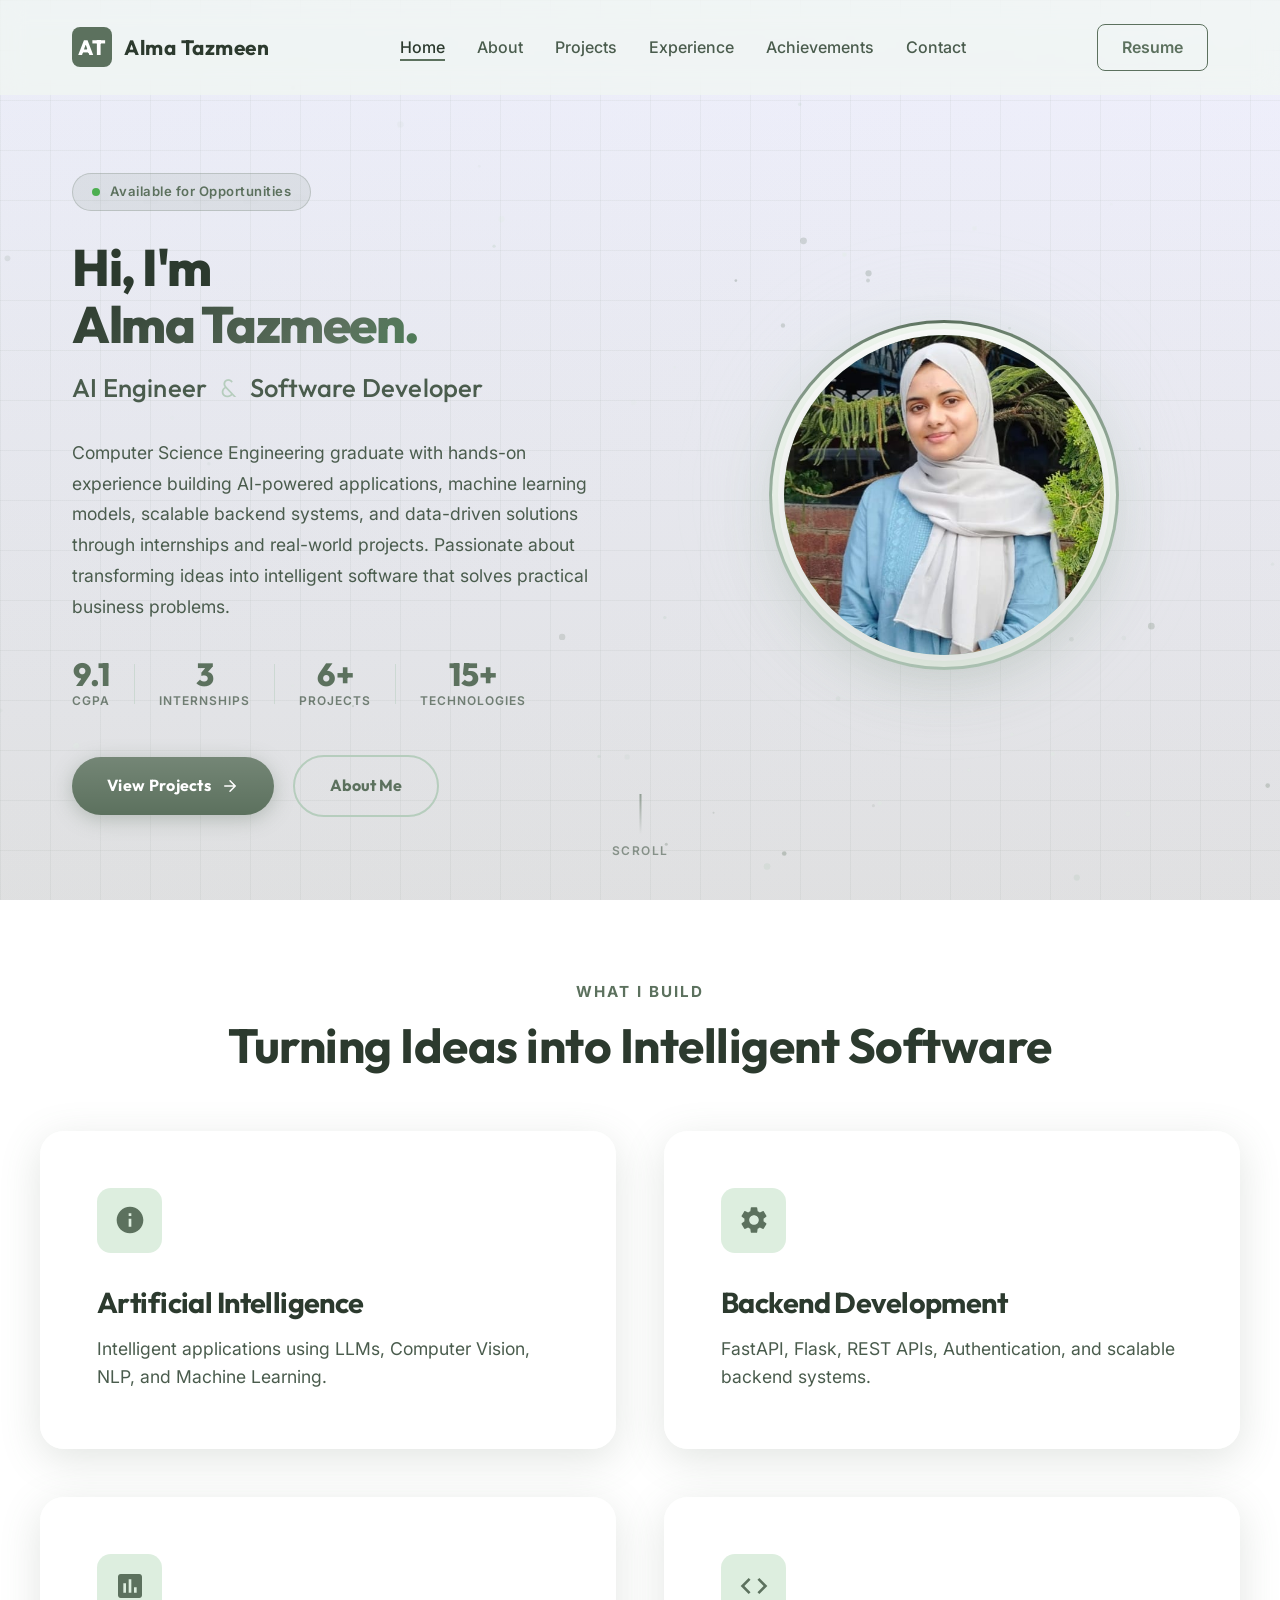
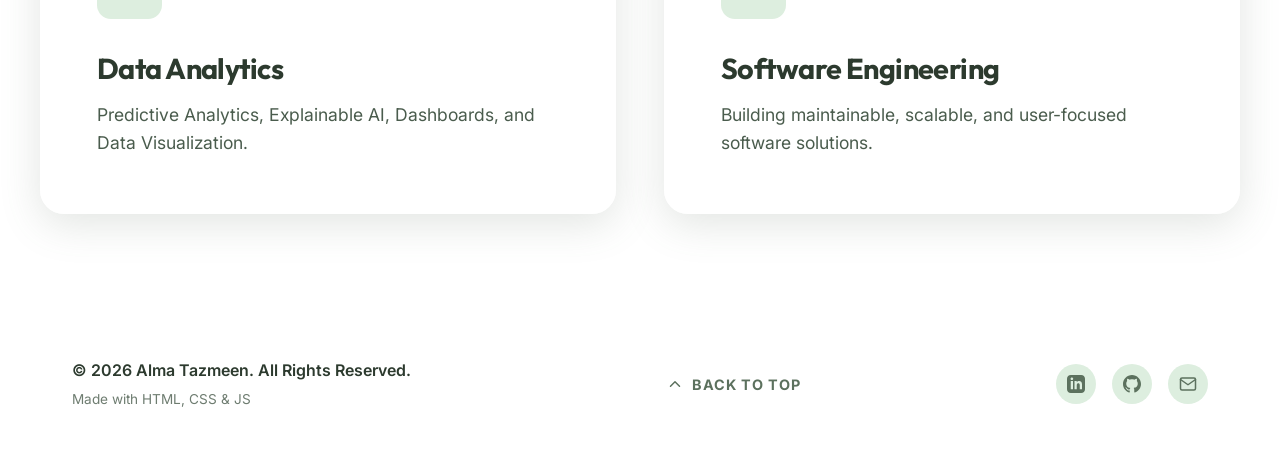
<file: index.html>
<!DOCTYPE html>
<html lang="en">

<head>
    <meta charset="UTF-8">
    <meta name="viewport" content="width=device-width, initial-scale=1.0">
    <title>Alma Tazmeen | AI Engineer & Software Developer</title>
    <meta name="description"
        content="Portfolio of Alma Tazmeen - AI Engineer, Machine Learning Engineer and Software Developer">
    <link rel="preconnect" href="https://fonts.googleapis.com">
    <link rel="stylesheet" href="css/styles.css">
    <link rel="stylesheet" href="css/hero.css">
</head>

<body class="home-page">

    <!-- Particle canvas -->
    <canvas id="particleCanvas"></canvas>

    <!-- GLASS NAVBAR -->
    <header id="navbar">
        <nav class="navbar">
            <a href="index.html" class="logo">
                <div class="logo-icon">AT</div>
                <span>Alma Tazmeen</span>
            </a>
            <ul class="nav-links">
    <li><a class="active" href="index.html">Home</a></li>
    <li><a href="about.html">About</a></li>
    <li><a href="projects.html">Projects</a></li>
    <li><a href="experience.html">Experience</a></li>
    <li><a href="achievements.html">Achievements</a></li>
    <li><a href="contact.html">Contact</a></li>

    <li class="mobile-only">
        <a href="assets/Alma_Resume.pdf" target="_blank">
            Resume
        </a>
    </li>
</ul>
            <a href="assets/Alma_Resume.pdf" class="resume-btn" target="_blank">Resume</a>
        </nav>
    </header>

    <!-- HERO SECTION -->
    <section class="hero-v2" id="home">
        <div class="hero-grid-bg" aria-hidden="true"></div>

        <div class="hero-v2-inner container">

            <!-- LEFT — Text -->
            <div class="hero-v2-text">
                <div class="hero-v2-badge">
                    <span class="badge-dot"></span>
                    <span>Available for Opportunities</span>
                </div>

                <h1 class="hero-v2-title">
                    Hi, I'm<br>
                    <span class="hero-name-gradient">Alma Tazmeen.</span>
                </h1>

                <p class="hero-v2-role">
                    <span class="role-line">AI Engineer</span>
                    <span class="role-separator">&amp;</span>
                    <span class="role-line">Software Developer</span>
                </p>

                <p class="hero-v2-desc">
                    Computer Science Engineering graduate with hands-on experience building AI-powered applications,
                    machine learning models, scalable backend systems, and data-driven solutions through internships and
                    real-world projects. Passionate about transforming ideas into intelligent software that solves
                    practical business problems.
                </p>

                <!-- Stats row -->
                <div class="hero-v2-stats">
                    <div class="hs"><strong>9.1</strong><span>CGPA</span></div>
                    <div class="hs-divider"></div>
                    <div class="hs"><strong>3</strong><span>Internships</span></div>
                    <div class="hs-divider"></div>
                    <div class="hs"><strong>6+</strong><span>Projects</span></div>
                    <div class="hs-divider"></div>
                    <div class="hs"><strong>15+</strong><span>Technologies</span></div>
                </div>

                <!-- Buttons -->
                <div class="hero-v2-buttons">
                    <a href="projects.html" class="btn-apple" id="btn-primary">
                        <span class="btn-apple-text">View Projects</span>
                        <svg width="18" height="18" viewBox="0 0 24 24" fill="none" stroke="currentColor"
                            stroke-width="2" stroke-linecap="round" stroke-linejoin="round">
                            <path d="M5 12h14M12 5l7 7-7 7" />
                        </svg>
                        <div class="ripple-container"></div>
                    </a>
                    <a href="about.html" class="btn-animated-border" id="btn-secondary">
                        <span>About Me</span>
                    </a>
                </div>
            </div>

            <!-- RIGHT — Profile -->
            <div class="hero-v2-visual">
                <div class="hero-glow-blob" aria-hidden="true"></div>
                <div class="hero-ring" aria-hidden="true">
                    <div class="hero-ring-inner"></div>
                </div>
                <div class="hero-profile-frame">
                    <img src="images/profilepic.jpeg" alt="Alma Tazmeen — AI Engineer & Software Developer"
                        class="hero-profile-img"
                        onerror="this.onerror=null; this.parentElement.classList.add('no-image');">
                    <div class="hero-profile-monogram" aria-hidden="true">AT</div>
                </div>
            </div>

        </div>

        <!-- Scroll indicator -->
        <div class="scroll-indicator" aria-label="Scroll down">
            <div class="scroll-line"></div>
            <span>Scroll</span>
        </div>
    </section>

    <!-- WHAT I BUILD -->
    <section class="section container fade-in">
        <div class="section-title">
            <span>What I Build</span>
            <h2>Turning Ideas into Intelligent Software</h2>
        </div>
        <div class="services-grid">
            <div class="service-card">
                <div class="service-icon">
                    <svg viewBox="0 0 24 24">
                        <path
                            d="M12 2C6.48 2 2 6.48 2 12s4.48 10 10 10 10-4.48 10-10S17.52 2 12 2zm1 15h-2v-6h2v6zm0-8h-2V7h2v2z" />
                    </svg>
                </div>
                <h3>Artificial Intelligence</h3>
                <p>Intelligent applications using LLMs, Computer Vision, NLP, and Machine Learning.</p>
            </div>
            <div class="service-card">
                <div class="service-icon">
                    <svg viewBox="0 0 24 24">
                        <path
                            d="M19.14,12.94c0.04-0.3,0.06-0.61,0.06-0.94c0-0.32-0.02-0.64-0.06-0.94l2.03-1.58c0.18-0.14,0.23-0.41,0.12-0.61l-1.92-3.32c-0.12-0.22-0.37-0.29-0.59-0.22l-2.39,0.96c-0.5-0.38-1.03-0.7-1.62-0.94L14.4,2.81c-0.04-0.24-0.24-0.41-0.48-0.41h-3.84c-0.24,0-0.43,0.17-0.47,0.41L9.25,5.35C8.66,5.59,8.12,5.92,7.63,6.29L5.24,5.33c-0.22-0.08-0.47,0-0.59,0.22L2.73,8.87C2.62,9.08,2.66,9.34,2.86,9.48l2.03,1.58C4.84,11.36,4.8,11.69,4.8,12s0.02,0.64,0.06,0.94l-2.03,1.58c-0.18,0.14-0.23,0.41-0.12,0.61l1.92,3.32c0.12,0.22,0.37,0.29,0.59,0.22l2.39-0.96c0.5,0.38,1.03,0.7,1.62,0.94l0.36,2.54c0.05,0.24,0.24,0.41,0.48,0.41h3.84c0.24,0,0.43-0.17,0.47-0.41l0.36-2.54c0.59-0.24,1.13-0.56,1.62-0.94l2.39,0.96c0.22,0.08,0.47,0,0.59-0.22l1.92-3.32c0.12-0.22,0.07-0.49-0.12-0.61L19.14,12.94z M12,15.6c-1.98,0-3.6-1.62-3.6-3.6s1.62-3.6,3.6-3.6s3.6,1.62,3.6,3.6S13.98,15.6,12,15.6z" />
                    </svg>
                </div>
                <h3>Backend Development</h3>
                <p>FastAPI, Flask, REST APIs, Authentication, and scalable backend systems.</p>
            </div>
            <div class="service-card">
                <div class="service-icon">
                    <svg viewBox="0 0 24 24">
                        <path
                            d="M19 3H5c-1.1 0-2 .9-2 2v14c0 1.1.9 2 2 2h14c1.1 0 2-.9 2-2V5c0-1.1-.9-2-2-2zM9 17H7v-7h2v7zm4 0h-2V7h2v10zm4 0h-2v-4h2v4z" />
                    </svg>
                </div>
                <h3>Data Analytics</h3>
                <p>Predictive Analytics, Explainable AI, Dashboards, and Data Visualization.</p>
            </div>
            <div class="service-card">
                <div class="service-icon">
                    <svg viewBox="0 0 24 24">
                        <path
                            d="M9.4 16.6L4.8 12l4.6-4.6L8 6l-6 6 6 6 1.4-1.4zm5.2 0l4.6-4.6-4.6-4.6L16 6l6 6-6 6-1.4-1.4z" />
                    </svg>
                </div>
                <h3>Software Engineering</h3>
                <p>Building maintainable, scalable, and user-focused software solutions.</p>
            </div>
        </div>
    </section>


    <!-- FOOTER -->
    <footer class="fade-in premium-footer">
        <div class="container footer-content-wrap">
            <div class="footer-left">
                <p class="copyright">© 2026 Alma Tazmeen. All Rights Reserved.</p>
                <p class="made-with">Made with HTML, CSS & JS</p>
            </div>
            <div class="footer-center">
                <a href="#" class="back-to-top" onclick="window.scrollTo({top:0, behavior:'smooth'}); return false;">
                    <svg viewBox="0 0 24 24" fill="none" stroke="currentColor" stroke-width="2" stroke-linecap="round"
                        stroke-linejoin="round">
                        <path d="M18 15l-6-6-6 6" />
                    </svg>
                    Back To Top
                </a>
            </div>
            <div class="footer-right social-links">
                <a href="https://www.linkedin.com/in/almatazmeen" target="_blank" aria-label="LinkedIn"><svg
                        viewBox="0 0 24 24" fill="currentColor">
                        <path
                            d="M19 0h-14c-2.761 0-5 2.239-5 5v14c0 2.761 2.239 5 5 5h14c2.762 0 5-2.239 5-5v-14c0-2.761-2.238-5-5-5zm-11 19h-3v-11h3v11zm-1.5-12.268c-.966 0-1.75-.79-1.75-1.764s.784-1.764 1.75-1.764 1.75.79 1.75 1.764-.783 1.764-1.75 1.764zm13.5 12.268h-3v-5.604c0-3.368-4-3.113-4 0v5.604h-3v-11h3v1.765c1.396-2.586 7-2.777 7 2.476v6.759z" />
                    </svg></a>
                <a href="https://github.com/Almatazmeen" target="_blank" aria-label="GitHub"><svg viewBox="0 0 24 24"
                        fill="currentColor">
                        <path
                            d="M12 0c-6.626 0-12 5.373-12 12 0 5.302 3.438 9.8 8.207 11.387.599.111.793-.261.793-.577v-2.234c-3.338.726-4.033-1.416-4.033-1.416-.546-1.387-1.333-1.756-1.333-1.756-1.089-.745.083-.729.083-.729 1.205.084 1.839 1.237 1.839 1.237 1.07 1.834 2.807 1.304 3.492.997.107-.775.418-1.305.762-1.604-2.665-.305-5.467-1.334-5.467-5.931 0-1.311.469-2.381 1.236-3.221-.124-.303-.535-1.524.117-3.176 0 0 1.008-.322 3.301 1.23.957-.266 1.983-.399 3.003-.404 1.02.005 2.047.138 3.006.404 2.291-1.552 3.297-1.23 3.297-1.23.653 1.653.242 2.874.118 3.176.77.84 1.235 1.911 1.235 3.221 0 4.609-2.807 5.624-5.479 5.921.43.372.823 1.102.823 2.222v3.293c0 .319.192.694.801.576 4.765-1.589 8.199-6.086 8.199-11.386 0-6.627-5.373-12-12-12z" />
                    </svg></a>
                <a href="mailto:almatazmeen2106@gmail.com" aria-label="Email"><svg viewBox="0 0 24 24" fill="none"
                        stroke="currentColor" stroke-width="2" stroke-linecap="round" stroke-linejoin="round">
                        <path d="M4 4h16c1.1 0 2 .9 2 2v12c0 1.1-.9 2-2 2H4c-1.1 0-2-.9-2-2V6c0-1.1.9-2 2-2z"></path>
                        <polyline points="22,6 12,13 2,6"></polyline>
                    </svg></a>
            </div>
        </div>
    </footer>

    <script src="js/main.js"></script>
    <script src="js/hero.js"></script>
</body>

</html>
</file>
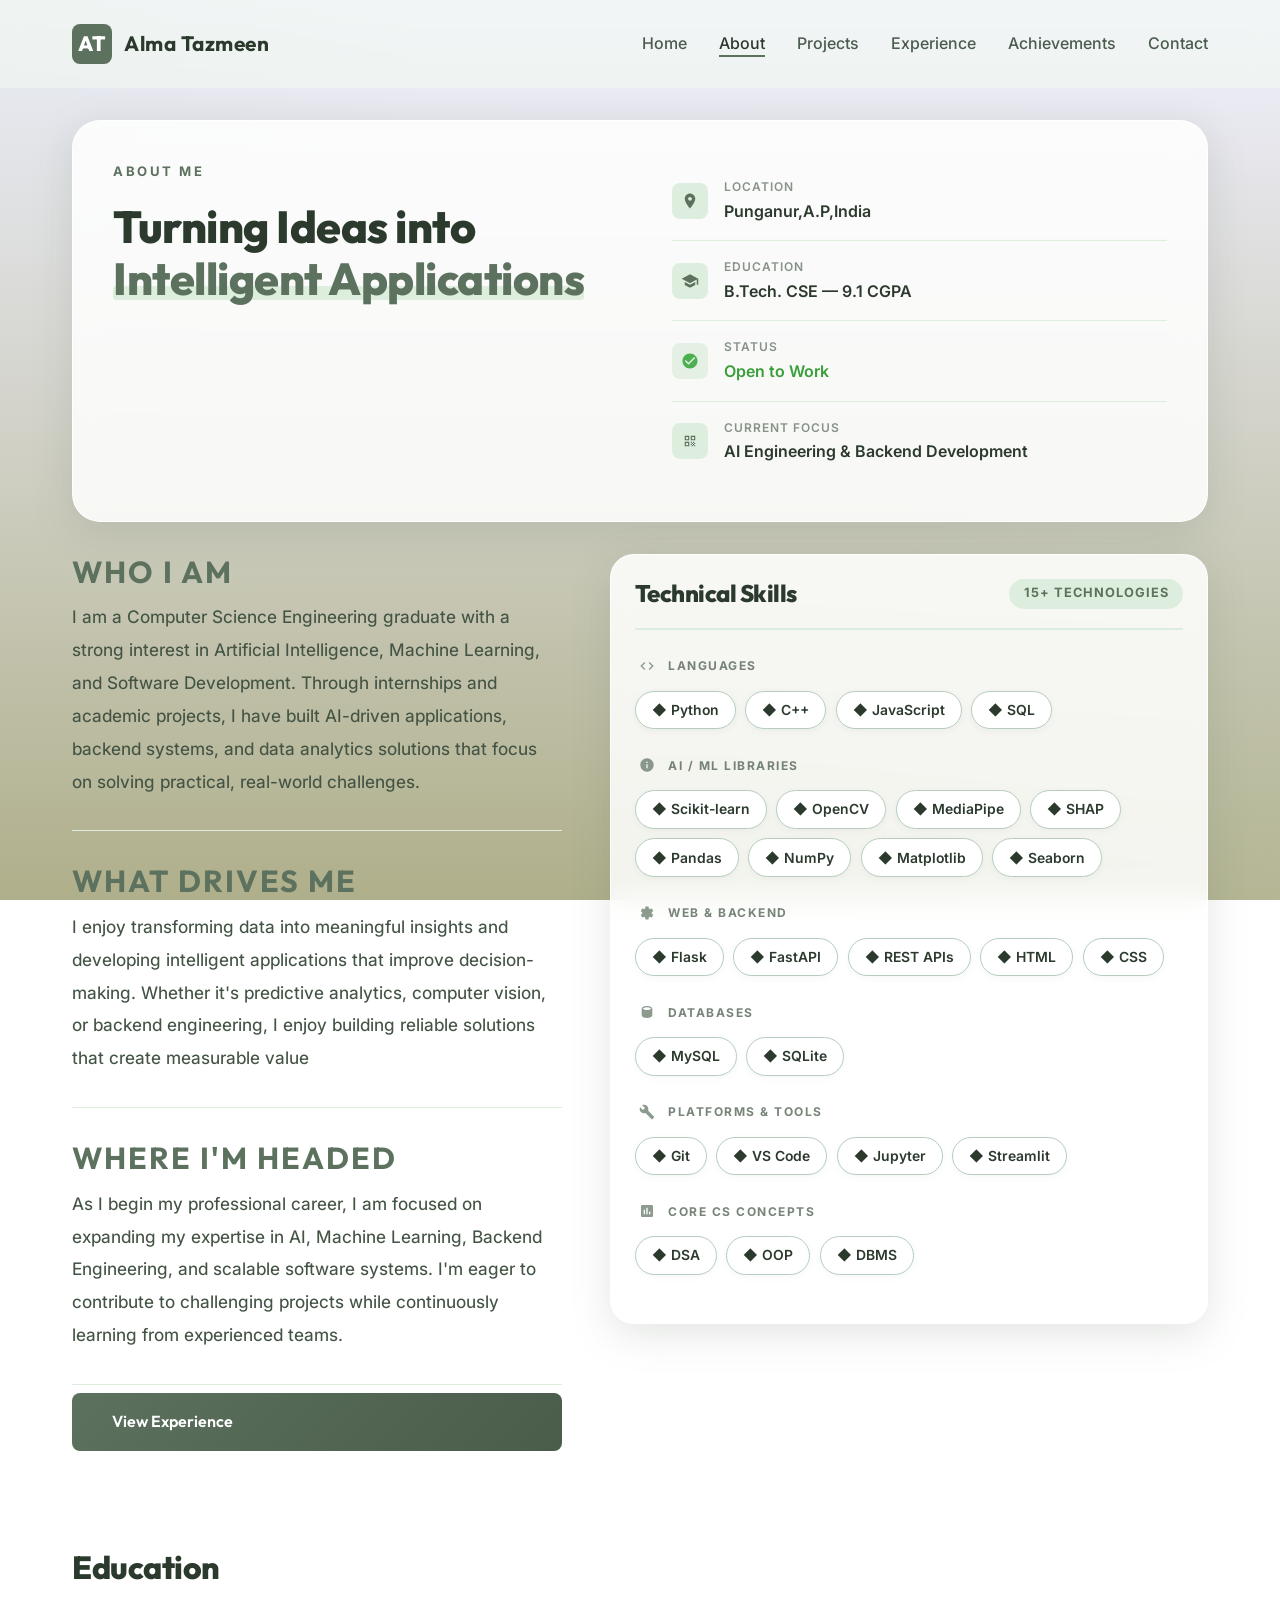
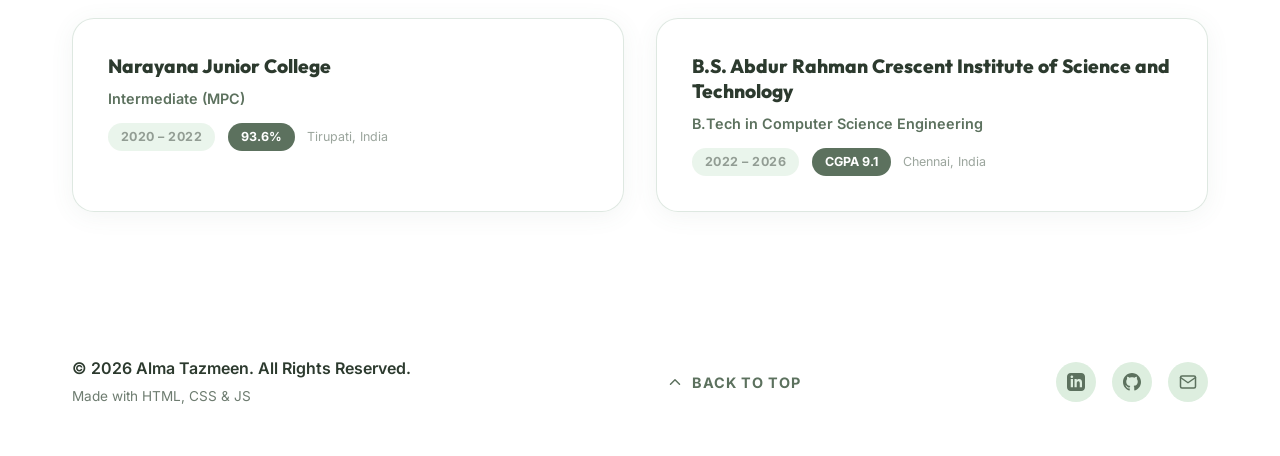
<file: about.html>
<!DOCTYPE html>
<html lang="en">

<head>
    <meta charset="UTF-8">
    <meta name="viewport" content="width=device-width, initial-scale=1.0">
    <title>About Me | Alma Tazmeen</title>
    <meta name="description"
        content="About Alma Tazmeen — AI Engineer, Machine Learning Developer and Software Developer based in India.">
    <link rel="stylesheet" href="css/styles.css">
    <link rel="stylesheet" href="css/about.css">
</head>

<body>

    <!-- HEADER -->
    <header id="navbar">
        <nav class="navbar">
            <a href="index.html" class="logo">
                <div class="logo-icon">AT</div>
                <span>Alma Tazmeen</span>
            </a>
            <ul class="nav-links">
                <li><a href="index.html">Home</a></li>
                <li><a class="active" href="about.html">About</a></li>
                <li><a href="projects.html">Projects</a></li>
                <li><a href="experience.html">Experience</a></li>
                <li><a href="achievements.html">Achievements</a></li>
                <li><a href="contact.html">Contact</a></li>
            </ul>
        </nav>
    </header>

    <!-- ============================================================
         ABOUT SECTION — PREMIUM REDESIGN
    ============================================================ -->
    <main class="about-main container">

        <!-- TOP — Identity -->
        <div class="about-identity fade-in">
            <div class="about-identity-left">
                <div class="about-eyebrow">About Me</div>
                <h1 class="about-heading">
                    Turning Ideas into<br>
                    <span class="about-heading-accent">Intelligent Applications</span>
                </h1>
            </div>
            <div class="about-identity-right">
                <!-- Info panel -->
                <div class="info-panel">
                    <div class="info-row">
                        <span class="info-icon">
                            <svg viewBox="0 0 24 24">
                                <path
                                    d="M12 2C8.13 2 5 5.13 5 9c0 5.25 7 13 7 13s7-7.75 7-13c0-3.87-3.13-7-7-7zm0 9.5c-1.38 0-2.5-1.12-2.5-2.5s1.12-2.5 2.5-2.5 2.5 1.12 2.5 2.5-1.12 2.5-2.5 2.5z" />
                            </svg>
                        </span>
                        <div>
                            <span class="info-label">Location</span>
                            <span class="info-value">Punganur,A.P,India</span>
                        </div>
                    </div>
                    <div class="info-row">
                        <span class="info-icon">
                            <svg viewBox="0 0 24 24">
                                <path d="M12 3L1 9l11 6 9-4.91V17h2V9L12 3zM5 13.18v4L12 21l7-3.82v-4L12 17l-7-3.82z" />
                            </svg>
                        </span>
                        <div>
                            <span class="info-label">Education</span>
                            <span class="info-value">B.Tech. CSE — 9.1 CGPA</span>
                        </div>
                    </div>
                    <div class="info-row">
                        <span class="info-icon info-icon-green">
                            <svg viewBox="0 0 24 24">
                                <path
                                    d="M12 2C6.48 2 2 6.48 2 12s4.48 10 10 10 10-4.48 10-10S17.52 2 12 2zm-2 15l-5-5 1.41-1.41L10 14.17l7.59-7.59L19 8l-9 9z" />
                            </svg>
                        </span>
                        <div>
                            <span class="info-label">Status</span>
                            <span class="info-value info-value-green">Open to Work</span>
                        </div>
                    </div>
                    <div class="info-row">
                        <span class="info-icon">
                            <svg viewBox="0 0 24 24">
                                <path
                                    d="M9.5 6.5v3h-3v-3h3M11 5H5v6h6V5zm-1.5 9.5v3h-3v-3h3M11 13H5v6h6v-6zm6.5-6.5v3h-3v-3h3M19 5h-6v6h6V5zm-6 8h1.5v1.5H13V13zm1.5 1.5H16V16h-1.5v-1.5zM16 13h1.5v1.5H16V13zm-3 3h1.5v1.5H13V16zm1.5 1.5H16V19h-1.5v-1.5zM16 16h1.5v1.5H16V16zm1.5-1.5H19V16h-1.5v-1.5zm0 3H19V19h-1.5v-1.5z" />
                            </svg>
                        </span>
                        <div>
                            <span class="info-label">Current Focus</span>
                            <span class="info-value">AI Engineering &amp; Backend Development</span>
                        </div>
                    </div>
                </div>
            </div>
        </div>

        <!-- MID — Story + Skills -->
        <div class="about-body fade-in">

            <!-- LEFT — Paragraphs -->
            <div class="about-story">
                <div class="story-block">
                    <h2 class="story-title">Who I Am</h2>
                    <p>I am a Computer Science Engineering graduate with a strong interest in Artificial Intelligence,
                        Machine Learning, and Software Development. Through internships and academic projects, I have
                        built AI-driven applications, backend systems, and data analytics solutions that focus on
                        solving
                        practical, real-world challenges.</p>
                </div>
                <div class="story-block">
                    <h2 class="story-title">What Drives Me</h2>
                    <p>I enjoy transforming data into meaningful insights and developing intelligent applications that
                        improve decision-making. Whether it's predictive analytics, computer vision, or backend
                        engineering,
                        I enjoy building reliable solutions that create measurable value</p>
                </div>
                <div class="story-block">
                    <h2 class="story-title">Where I'm Headed</h2>
                    <p>As I begin my professional career, I am focused on expanding my expertise in AI, Machine
                        Learning,
                        Backend Engineering, and scalable software systems. I'm eager to contribute to challenging
                        projects
                        while continuously learning from experienced teams.</p>
                </div>
                <a href="experience.html" class="btn btn-primary"
                    style="margin-top: 0.5rem; display: inline-block;">View Experience</a>
            </div>

            <!-- RIGHT — Skills Panel -->
            <div class="skills-panel">
                <div class="skills-panel-header">
                    <h2>Technical Skills</h2>
                    <span class="skills-count">15+ Technologies</span>
                </div>

                <!-- Languages -->
                <div class="skill-category">
                    <div class="skill-cat-header">
                        <span class="skill-cat-icon">
                            <svg viewBox="0 0 24 24">
                                <path
                                    d="M9.4 16.6L4.8 12l4.6-4.6L8 6l-6 6 6 6 1.4-1.4zm5.2 0l4.6-4.6-4.6-4.6L16 6l6 6-6 6-1.4-1.4z" />
                            </svg>
                        </span>
                        <span class="skill-cat-label">Languages</span>
                    </div>
                    <div class="skill-chips">
                        <span class="skill-chip">&#9670; Python</span>
                        <span class="skill-chip">&#9670; C++</span>
                        <span class="skill-chip">&#9670; JavaScript</span>
                        <span class="skill-chip">&#9670; SQL</span>
                    </div>
                </div>

                <!-- AI / ML -->
                <div class="skill-category">
                    <div class="skill-cat-header">
                        <span class="skill-cat-icon">
                            <svg viewBox="0 0 24 24">
                                <path
                                    d="M12 2C6.48 2 2 6.48 2 12s4.48 10 10 10 10-4.48 10-10S17.52 2 12 2zm1 15h-2v-6h2v6zm0-8h-2V7h2v2z" />
                            </svg>
                        </span>
                        <span class="skill-cat-label">AI / ML Libraries</span>
                    </div>
                    <div class="skill-chips">
                        <span class="skill-chip">&#9670; Scikit-learn</span>
                        <span class="skill-chip">&#9670; OpenCV</span>
                        <span class="skill-chip">&#9670; MediaPipe</span>
                        <span class="skill-chip">&#9670; SHAP</span>
                        <span class="skill-chip">&#9670; Pandas</span>
                        <span class="skill-chip">&#9670; NumPy</span>
                        <span class="skill-chip">&#9670; Matplotlib</span>
                        <span class="skill-chip">&#9670; Seaborn</span>
                    </div>
                </div>

                <!-- Web & Backend -->
                <div class="skill-category">
                    <div class="skill-cat-header">
                        <span class="skill-cat-icon">
                            <svg viewBox="0 0 24 24">
                                <path
                                    d="M19.14,12.94c0.04-0.3,0.06-0.61,0.06-0.94 0-0.32-0.02-0.64-0.06-0.94l2.03-1.58c0.18-0.14,0.23-0.41,0.12-0.61l-1.92-3.32c-0.12-0.22-0.37-0.29-0.59-0.22l-2.39.96c-0.5-0.38-1.03-0.7-1.62-0.94L14.4,2.81c-0.04-0.24-0.24-0.41-0.48-0.41h-3.84c-0.24,0-0.43.17-0.47.41L9.25,5.35C8.66,5.59,8.12,5.92,7.63,6.29L5.24,5.33c-0.22-0.08-0.47,0-0.59.22L2.73,8.87C2.62,9.08,2.66,9.34,2.86,9.48l2.03,1.58C4.84,11.36,4.8,11.69,4.8,12s.02.64.06.94l-2.03,1.58c-0.18.14-0.23.41-0.12.61l1.92,3.32c.12.22.37.29.59.22l2.39-0.96c.5.38,1.03.7,1.62.94l.36,2.54c.05.24.24.41.48.41h3.84c.24,0,.43-0.17.47-0.41l.36-2.54c.59-0.24,1.13-0.56,1.62-0.94l2.39.96c.22.08.47,0,.59-0.22l1.92-3.32c.12-0.22.07-0.49-0.12-0.61L19.14,12.94z" />
                            </svg>
                        </span>
                        <span class="skill-cat-label">Web & Backend</span>
                    </div>
                    <div class="skill-chips">
                        <span class="skill-chip">&#9670; Flask</span>
                        <span class="skill-chip">&#9670; FastAPI</span>
                        <span class="skill-chip">&#9670; REST APIs</span>
                        <span class="skill-chip">&#9670; HTML</span>
                        <span class="skill-chip">&#9670; CSS</span>
                    </div>
                </div>

                <!-- Databases -->
                <div class="skill-category">
                    <div class="skill-cat-header">
                        <span class="skill-cat-icon">
                            <svg viewBox="0 0 24 24">
                                <path
                                    d="M12 3C7.58 3 4 4.79 4 7v10c0 2.21 3.58 4 8 4s8-1.79 8-4V7c0-2.21-3.58-4-8-4zm0 2c3.87 0 6 1.5 6 2s-2.13 2-6 2-6-1.5-6-2 2.13-2 6-2z" />
                            </svg>
                        </span>
                        <span class="skill-cat-label">Databases</span>
                    </div>
                    <div class="skill-chips">
                        <span class="skill-chip">&#9670; MySQL</span>
                        <span class="skill-chip">&#9670; SQLite</span>
                    </div>
                </div>

                <!-- Tools -->
                <div class="skill-category">
                    <div class="skill-cat-header">
                        <span class="skill-cat-icon">
                            <svg viewBox="0 0 24 24">
                                <path
                                    d="M22.7 19l-9.1-9.1c.9-2.3.4-5-1.5-6.9-2-2-5-2.4-7.4-1.3L9 6 6 9 1.6 4.7C.4 7.1.9 10.1 2.9 12.1c1.9 1.9 4.6 2.4 6.9 1.5l9.1 9.1c.4.4 1 .4 1.4 0l2.3-2.3c.5-.4.5-1.1.1-1.4z" />
                            </svg>
                        </span>
                        <span class="skill-cat-label">Platforms & Tools</span>
                    </div>
                    <div class="skill-chips">
                        <span class="skill-chip">&#9670; Git</span>
                        <span class="skill-chip">&#9670; VS Code</span>
                        <span class="skill-chip">&#9670; Jupyter</span>
                        <span class="skill-chip">&#9670; Streamlit</span>
                    </div>
                </div>

                <!-- Core -->
                <div class="skill-category">
                    <div class="skill-cat-header">
                        <span class="skill-cat-icon">
                            <svg viewBox="0 0 24 24">
                                <path
                                    d="M19 3H5c-1.1 0-2 .9-2 2v14c0 1.1.9 2 2 2h14c1.1 0 2-.9 2-2V5c0-1.1-.9-2-2-2zM9 17H7v-7h2v7zm4 0h-2V7h2v10zm4 0h-2v-4h2v4z" />
                            </svg>
                        </span>
                        <span class="skill-cat-label">Core CS Concepts</span>
                    </div>
                    <div class="skill-chips">
                        <span class="skill-chip">&#9670; DSA</span>
                        <span class="skill-chip">&#9670; OOP</span>
                        <span class="skill-chip">&#9670; DBMS</span>
                    </div>
                </div>

            </div>
        </div>

        <!-- BOTTOM — Education -->
        <div class="about-edu fade-in">
            <h2 class="about-edu-title">Education</h2>

            <div class="edu-grid">
                <!-- Inter -->
                <div class="edu-card">
                    <div class="edu-institution">Narayana Junior College</div>
                    <div class="edu-degree">Intermediate (MPC)</div>
                    <div class="edu-meta">
                        <span class="edu-year">2020 – 2022</span>
                        <span class="edu-score">93.6%</span>
                        <span class="edu-location">Tirupati, India</span>
                    </div>
                </div>
                <!-- B.Tech -->
                <div class="edu-card">
                    <div class="edu-institution">B.S. Abdur Rahman Crescent Institute of Science and Technology</div>
                    <div class="edu-degree">B.Tech in Computer Science Engineering</div>
                    <div class="edu-meta">
                        <span class="edu-year">2022 – 2026</span>
                        <span class="edu-score">CGPA 9.1</span>
                        <span class="edu-location">Chennai, India</span>
                    </div>
                </div>


            </div>
        </div>

    </main>

    <!-- FOOTER -->
    <footer class="fade-in premium-footer">
        <div class="container footer-content-wrap">
            <div class="footer-left">
                <p class="copyright">© 2026 Alma Tazmeen. All Rights Reserved.</p>
                <p class="made-with">Made with HTML, CSS & JS</p>
            </div>
            <div class="footer-center">
                <a href="#" class="back-to-top" onclick="window.scrollTo({top:0, behavior:'smooth'}); return false;">
                    <svg viewBox="0 0 24 24" fill="none" stroke="currentColor" stroke-width="2" stroke-linecap="round"
                        stroke-linejoin="round">
                        <path d="M18 15l-6-6-6 6" />
                    </svg>
                    Back To Top
                </a>
            </div>
            <div class="footer-right social-links">
                <a href="https://linkedin.com" target="_blank" aria-label="LinkedIn"><svg viewBox="0 0 24 24"
                        fill="currentColor">
                        <path
                            d="M19 0h-14c-2.761 0-5 2.239-5 5v14c0 2.761 2.239 5 5 5h14c2.762 0 5-2.239 5-5v-14c0-2.761-2.238-5-5-5zm-11 19h-3v-11h3v11zm-1.5-12.268c-.966 0-1.75-.79-1.75-1.764s.784-1.764 1.75-1.764 1.75.79 1.75 1.764-.783 1.764-1.75 1.764zm13.5 12.268h-3v-5.604c0-3.368-4-3.113-4 0v5.604h-3v-11h3v1.765c1.396-2.586 7-2.777 7 2.476v6.759z" />
                    </svg></a>
                <a href="https://github.com" target="_blank" aria-label="GitHub"><svg viewBox="0 0 24 24"
                        fill="currentColor">
                        <path
                            d="M12 0c-6.626 0-12 5.373-12 12 0 5.302 3.438 9.8 8.207 11.387.599.111.793-.261.793-.577v-2.234c-3.338.726-4.033-1.416-4.033-1.416-.546-1.387-1.333-1.756-1.333-1.756-1.089-.745.083-.729.083-.729 1.205.084 1.839 1.237 1.839 1.237 1.07 1.834 2.807 1.304 3.492.997.107-.775.418-1.305.762-1.604-2.665-.305-5.467-1.334-5.467-5.931 0-1.311.469-2.381 1.236-3.221-.124-.303-.535-1.524.117-3.176 0 0 1.008-.322 3.301 1.23.957-.266 1.983-.399 3.003-.404 1.02.005 2.047.138 3.006.404 2.291-1.552 3.297-1.23 3.297-1.23.653 1.653.242 2.874.118 3.176.77.84 1.235 1.911 1.235 3.221 0 4.609-2.807 5.624-5.479 5.921.43.372.823 1.102.823 2.222v3.293c0 .319.192.694.801.576 4.765-1.589 8.199-6.086 8.199-11.386 0-6.627-5.373-12-12-12z" />
                    </svg></a>
                <a href="mailto:almazmeen@example.com" aria-label="Email"><svg viewBox="0 0 24 24" fill="none"
                        stroke="currentColor" stroke-width="2" stroke-linecap="round" stroke-linejoin="round">
                        <path d="M4 4h16c1.1 0 2 .9 2 2v12c0 1.1-.9 2-2 2H4c-1.1 0-2-.9-2-2V6c0-1.1.9-2 2-2z"></path>
                        <polyline points="22,6 12,13 2,6"></polyline>
                    </svg></a>
            </div>
        </div>
    </footer>

    <script src="js/main.js"></script>
</body>

</html>
</file>
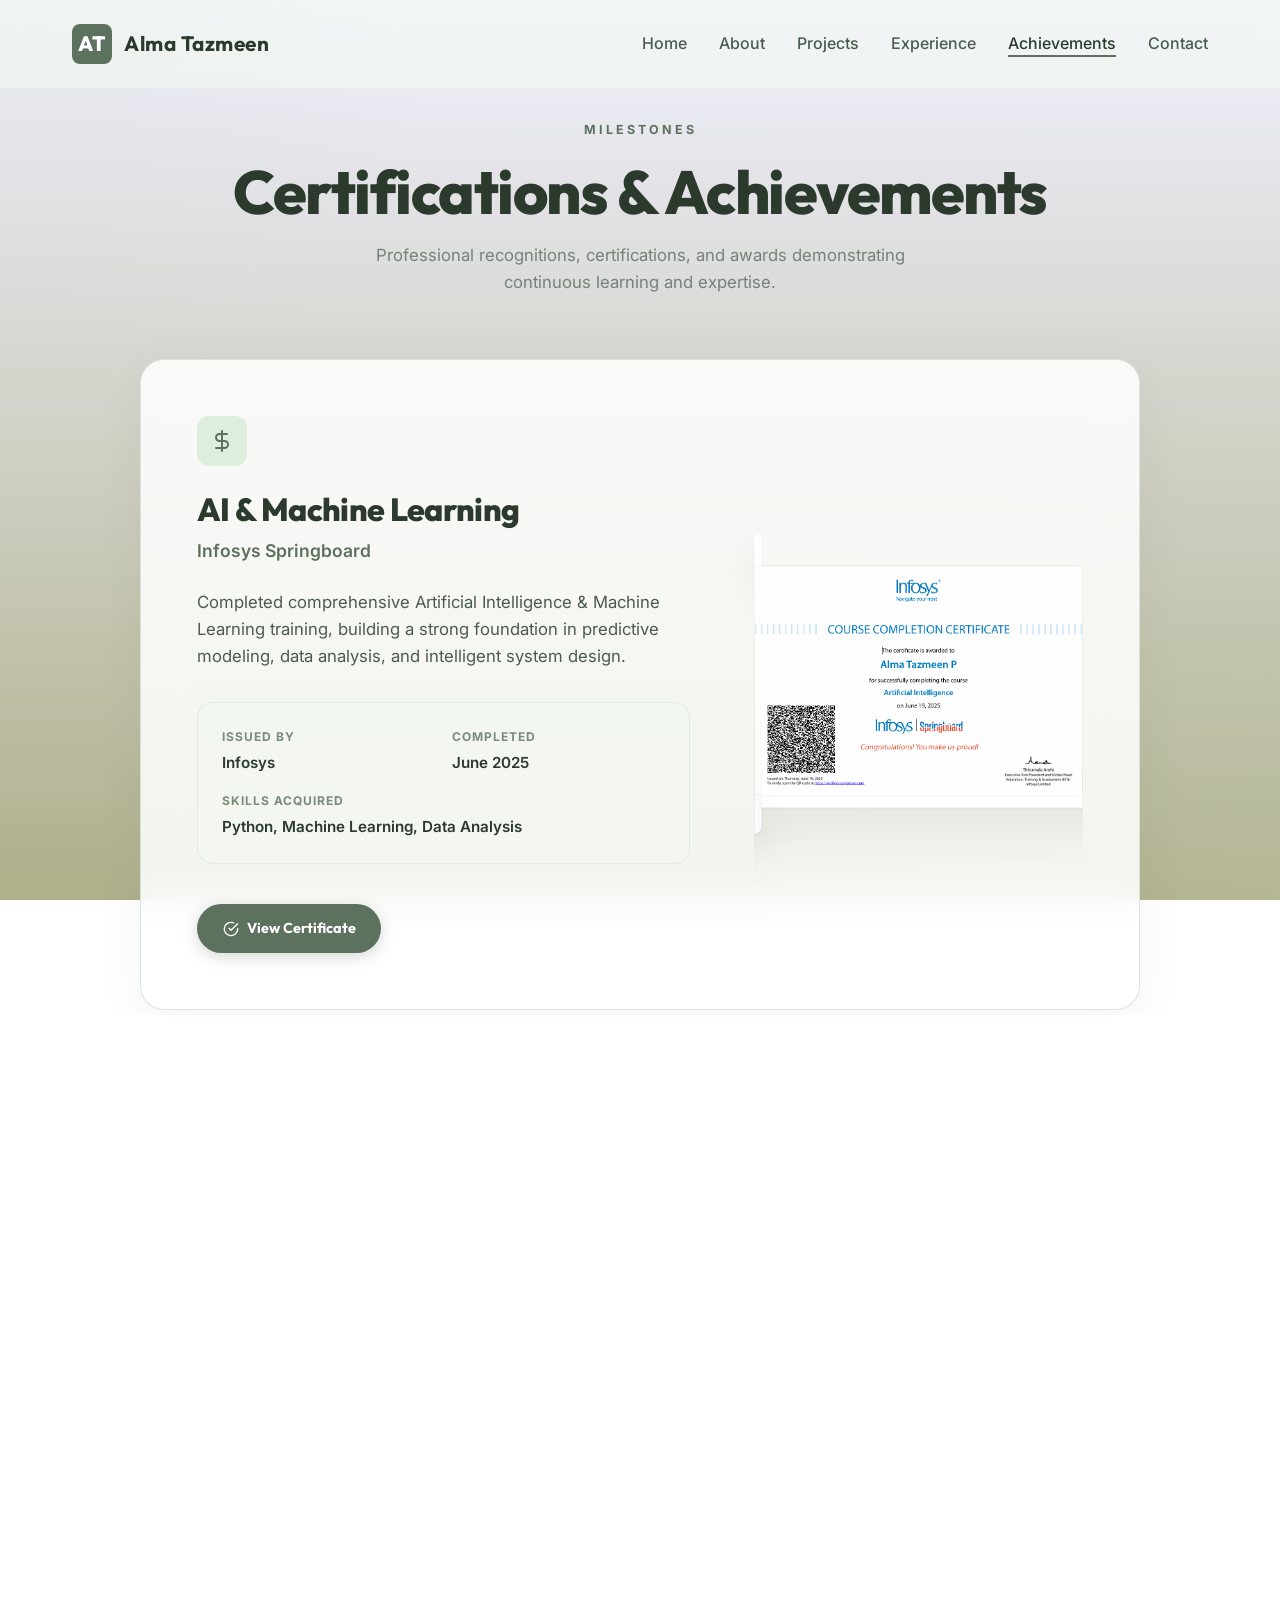
<file: achievements.html>
<!DOCTYPE html>
<html lang="en">

<head>
    <meta charset="UTF-8">
    <meta name="viewport" content="width=device-width, initial-scale=1.0">
    <title>Certifications & Achievements | Alma Tazmeen</title>
    <meta name="description" content="Certifications and Achievements of Alma Tazmeen — AI Engineer.">
    <link rel="stylesheet" href="css/styles.css">
    <link rel="stylesheet" href="css/achievements.css">
</head>

<body>

    <!-- HEADER -->
    <header id="navbar">
        <nav class="navbar">
            <a href="index.html" class="logo">
                <div class="logo-icon">AT</div>
                <span>Alma Tazmeen</span>
            </a>
            <ul class="nav-links">
                <li><a href="index.html">Home</a></li>
                <li><a href="about.html">About</a></li>
                <li><a href="projects.html">Projects</a></li>
                <li><a href="experience.html">Experience</a></li>
                <li><a class="active" href="achievements.html">Achievements</a></li>
                <li><a href="contact.html">Contact</a></li>
            </ul>
        </nav>
    </header>

    <main class="achievements-page container">

        <!-- PAGE HEADER -->
        <div class="ach-header fade-in">
            <span class="ach-eyebrow">Milestones</span>
            <h1 class="ach-title">Certifications & Achievements</h1>
            <p class="ach-sub">Professional recognitions, certifications, and awards demonstrating continuous learning
                and expertise.</p>
        </div>

        <!-- ACHIEVEMENTS GRID -->
        <div class="ach-grid">

            <!-- AI & ML Certification -->
            <div class="ach-card fade-in">
                <div class="ach-info">
                    <div class="ach-icon">
                        <svg viewBox="0 0 24 24" fill="none" stroke="currentColor" stroke-width="2"
                            stroke-linecap="round" stroke-linejoin="round">
                            <path d="M12 2v20M17 5H9.5a3.5 3.5 0 0 0 0 7h5a3.5 3.5 0 0 1 0 7H6" />
                        </svg>
                    </div>
                    <h2 class="ach-name">AI & Machine Learning</h2>
                    <div class="ach-org">Infosys Springboard</div>
                    <p class="ach-desc">Completed comprehensive Artificial Intelligence & Machine Learning training,
                        building a strong foundation in predictive modeling, data analysis, and intelligent system
                        design.</p>

                    <div class="ach-meta">
                        <div class="ach-meta-item">
                            <span class="ach-meta-label">Issued By</span>
                            <span class="ach-meta-value">Infosys</span>
                        </div>
                        <div class="ach-meta-item">
                            <span class="ach-meta-label">Completed</span>
                            <span class="ach-meta-value">June 2025</span>
                        </div>
                        <div class="ach-meta-item" style="grid-column: 1 / -1;">
                            <span class="ach-meta-label">Skills Acquired</span>
                            <span class="ach-meta-value">Python, Machine Learning, Data Analysis</span>
                        </div>

                    </div>

                    <div class="ach-actions">
                        <a href="images/ai infosys.png" target="_blank" class="ach-btn-primary">
                            <svg viewBox="0 0 24 24" fill="none" stroke="currentColor" stroke-width="2"
                                stroke-linecap="round" stroke-linejoin="round">
                                <path d="M22 11.08V12a10 10 0 1 1-5.93-9.14"></path>
                                <polyline points="22 4 12 14.01 9 11.01"></polyline>
                            </svg>
                            View Certificate
                        </a>

                    </div>
                </div>
                <div class="ach-visual">
                    <a href="images/ai infosys.png" target="_blank" class="ach-cert-preview">
                        <img src="images/ai infosys.png" alt="Infosys AI Certificate">
                        <div class="ach-cert-overlay">
                            <span>
                                <svg viewBox="0 0 24 24" width="20" height="20" fill="none" stroke="currentColor"
                                    stroke-width="2" stroke-linecap="round" stroke-linejoin="round">
                                    <circle cx="11" cy="11" r="8"></circle>
                                    <line x1="21" y1="21" x2="16.65" y2="16.65"></line>
                                    <line x1="11" y1="8" x2="11" y2="14"></line>
                                    <line x1="8" y1="11" x2="14" y2="11"></line>
                                </svg>
                                Expand
                            </span>
                        </div>
                    </a>
                </div>
            </div>
            <!-- NPTEL Python -->
            <div class="ach-card reverse fade-in">

                <div class="ach-info">

                    <div class="ach-icon">
                        <svg viewBox="0 0 24 24" fill="none" stroke="currentColor" stroke-width="2"
                            stroke-linecap="round" stroke-linejoin="round">

                            <path d="M12 2v20"></path>
                            <path d="M5 12h14"></path>

                        </svg>
                    </div>

                    <h2 class="ach-name">
                        The Joy of Computing Using Python
                    </h2>

                    <div class="ach-org">
                        NPTEL • IIT Madras
                    </div>

                    <p class="ach-desc">
                        Successfully completed the NPTEL certification on
                        <strong>The Joy of Computing Using Python</strong>,
                        strengthening programming fundamentals, computational thinking,
                        algorithmic problem solving, and Python programming through
                        assignments and a proctored examination.
                    </p>

                    <div class="ach-meta">

                        <div class="ach-meta-item">

                            <span class="ach-meta-label">
                                Institution
                            </span>

                            <span class="ach-meta-value">
                                IIT Madras
                            </span>

                        </div>

                        <div class="ach-meta-item">

                            <span class="ach-meta-label">
                                Duration
                            </span>

                            <span class="ach-meta-value">
                                12 Weeks
                            </span>

                        </div>

                        <div class="ach-meta-item" style="grid-column:1/-1;">

                            <span class="ach-meta-label">
                                Skills
                            </span>

                            <span class="ach-meta-value">
                                Python, Algorithms,
                                Computational Thinking,
                                Problem Solving
                            </span>

                        </div>

                    </div>

                    <div class="ach-actions">

                        <a href="images/nptel_python_certificate.png" target="_blank" class="ach-btn-primary">

                            View Certificate

                        </a>

                    </div>

                </div>

                <div class="ach-visual">

                    <a href="images/nptel_python_certificate.png" target="_blank" class="ach-cert-preview">

                        <img src="images/nptel_python_certificate.png" alt="NPTEL Python Certificate">

                    </a>

                </div>

            </div>
            <!-- Deloitte Technology Job Simulation -->
            <div class="ach-card fade-in">

                <div class="ach-info">

                    <div class="ach-icon">
                        <svg viewBox="0 0 24 24" fill="none" stroke="currentColor" stroke-width="2"
                            stroke-linecap="round" stroke-linejoin="round">
                            <path d="M5 12h14"></path>
                            <path d="M12 5l7 7-7 7"></path>
                        </svg>
                    </div>

                    <h2 class="ach-name">Technology Job Simulation</h2>

                    <div class="ach-org">
                        Deloitte × Forage
                    </div>

                    <p class="ach-desc">
                        Successfully completed Deloitte's Technology Job Simulation,
                        gaining practical experience in software development workflows,
                        coding tasks, debugging, and solving real-world business
                        problems through industry-inspired scenarios.
                    </p>

                    <div class="ach-meta">

                        <div class="ach-meta-item">
                            <span class="ach-meta-label">Organization</span>
                            <span class="ach-meta-value">Deloitte</span>
                        </div>

                        <div class="ach-meta-item">
                            <span class="ach-meta-label">Completed</span>
                            <span class="ach-meta-value">June 2026</span>
                        </div>

                        <div class="ach-meta-item" style="grid-column:1/-1;">
                            <span class="ach-meta-label">Skills</span>
                            <span class="ach-meta-value">
                                Software Development, Coding, Problem Solving,
                                Technology Consulting
                            </span>
                        </div>

                    </div>

                    <div class="ach-actions">

                        <a href="images/deloitte_certificate.png" target="_blank" class="ach-btn-primary">

                            View Certificate

                        </a>

                    </div>

                </div>

                <div class="ach-visual">

                    <a href="images/deloitte.png" target="_blank" class="ach-cert-preview">

                        <img src="images/deloitte.png" alt="Deloitte Technology Job Simulation">

                    </a>

                </div>

            </div>



            <!-- Poster Presentation -->
            <div class="ach-card reverse fade-in">
                <div class="ach-info">
                    <div class="ach-icon">
                        <svg viewBox="0 0 24 24" fill="none" stroke="currentColor" stroke-width="2"
                            stroke-linecap="round" stroke-linejoin="round">
                            <path d="M22 11.08V12a10 10 0 1 1-5.93-9.14"></path>
                            <polyline points="22 4 12 14.01 9 11.01"></polyline>
                        </svg>
                    </div>
                    <h2 class="ach-name">Poster Presentation</h2>
                    <div class="ach-org">First Place Winner Award</div>
                    <p class="ach-desc">Won the Poster Presentation competition, recognized for effective technical
                        presentation and clear communication of complex engineering concepts.</p>

                    <div class="ach-meta">
                        <div class="ach-meta-item">
                            <span class="ach-meta-label">Achievement</span>
                            <span class="ach-meta-value">First Place</span>
                        </div>
                        <div class="ach-meta-item">
                            <span class="ach-meta-label">Category</span>
                            <span class="ach-meta-value">Technical Presentation</span>
                        </div>
                        <div class="ach-meta-item" style="grid-column: 1 / -1;">
                            <span class="ach-meta-label">Skills Demonstrated</span>
                            <span class="ach-meta-value">Technical Communication, Presentation Design</span>
                        </div>
                    </div>

                    <div class="ach-actions">
                        <a href="images/poster_presentation_certificate.jpeg" target="_blank" class="ach-btn-secondary">
                            <svg viewBox="0 0 24 24" fill="none" stroke="currentColor" stroke-width="2"
                                stroke-linecap="round" stroke-linejoin="round">
                                <path d="M18 13v6a2 2 0 01-2 2H5a2 2 0 01-2-2V8a2 2 0 012-2h6M15 3h6v6M10 14L21 3" />
                            </svg>
                            View Certificate
                        </a>
                    </div>
                </div>
                <div class="ach-visual">
                    <a href="images/poster_presentation_certificate.jpeg" target="_blank" class="ach-cert-preview">

                        <img src="images/poster_presentation_certificate.jpeg" alt="Poster Presentation Certificate">

                    </a>
                </div>

            </div>



        </div>

    </main>

    <!-- FOOTER -->
    <footer class="fade-in premium-footer">
        <div class="container footer-content-wrap">
            <div class="footer-left">
                <p class="copyright">© 2026 Alma Tazmeen. All Rights Reserved.</p>
                <p class="made-with">Made with HTML, CSS & JS</p>
            </div>
            <div class="footer-center">
                <a href="#" class="back-to-top">
                    <svg viewBox="0 0 24 24" fill="none" stroke="currentColor" stroke-width="2" stroke-linecap="round"
                        stroke-linejoin="round">
                        <path d="M18 15l-6-6-6 6" />
                    </svg>
                    Back To Top
                </a>
            </div>
            <div class="footer-right social-links">
                <a href="#" target="_blank" aria-label="LinkedIn"><svg viewBox="0 0 24 24" fill="currentColor">
                        <path
                            d="M19 0h-14c-2.761 0-5 2.239-5 5v14c0 2.761 2.239 5 5 5h14c2.762 0 5-2.239 5-5v-14c0-2.761-2.238-5-5-5zm-11 19h-3v-11h3v11zm-1.5-12.268c-.966 0-1.75-.79-1.75-1.764s.784-1.764 1.75-1.764 1.75.79 1.75 1.764-.783 1.764-1.75 1.764zm13.5 12.268h-3v-5.604c0-3.368-4-3.113-4 0v5.604h-3v-11h3v1.765c1.396-2.586 7-2.777 7 2.476v6.759z" />
                    </svg></a>
                <a href="#" target="_blank" aria-label="GitHub"><svg viewBox="0 0 24 24" fill="currentColor">
                        <path
                            d="M12 0c-6.626 0-12 5.373-12 12 0 5.302 3.438 9.8 8.207 11.387.599.111.793-.261.793-.577v-2.234c-3.338.726-4.033-1.416-4.033-1.416-.546-1.387-1.333-1.756-1.333-1.756-1.089-.745.083-.729.083-.729 1.205.084 1.839 1.237 1.839 1.237 1.07 1.834 2.807 1.304 3.492.997.107-.775.418-1.305.762-1.604-2.665-.305-5.467-1.334-5.467-5.931 0-1.311.469-2.381 1.236-3.221-.124-.303-.535-1.524.117-3.176 0 0 1.008-.322 3.301 1.23.957-.266 1.983-.399 3.003-.404 1.02.005 2.047.138 3.006.404 2.291-1.552 3.297-1.23 3.297-1.23.653 1.653.242 2.874.118 3.176.77.84 1.235 1.911 1.235 3.221 0 4.609-2.807 5.624-5.479 5.921.43.372.823 1.102.823 2.222v3.293c0 .319.192.694.801.576 4.765-1.589 8.199-6.086 8.199-11.386 0-6.627-5.373-12-12-12z" />
                    </svg></a>
                <a href="#" target="_blank" aria-label="Email"><svg viewBox="0 0 24 24" fill="none"
                        stroke="currentColor" stroke-width="2" stroke-linecap="round" stroke-linejoin="round">
                        <path d="M4 4h16c1.1 0 2 .9 2 2v12c0 1.1-.9 2-2 2H4c-1.1 0-2-.9-2-2V6c0-1.1.9-2 2-2z"></path>
                        <polyline points="22,6 12,13 2,6"></polyline>
                    </svg></a>
            </div>
        </div>
    </footer>

    <script src="js/main.js"></script>
</body>

</html>
</file>
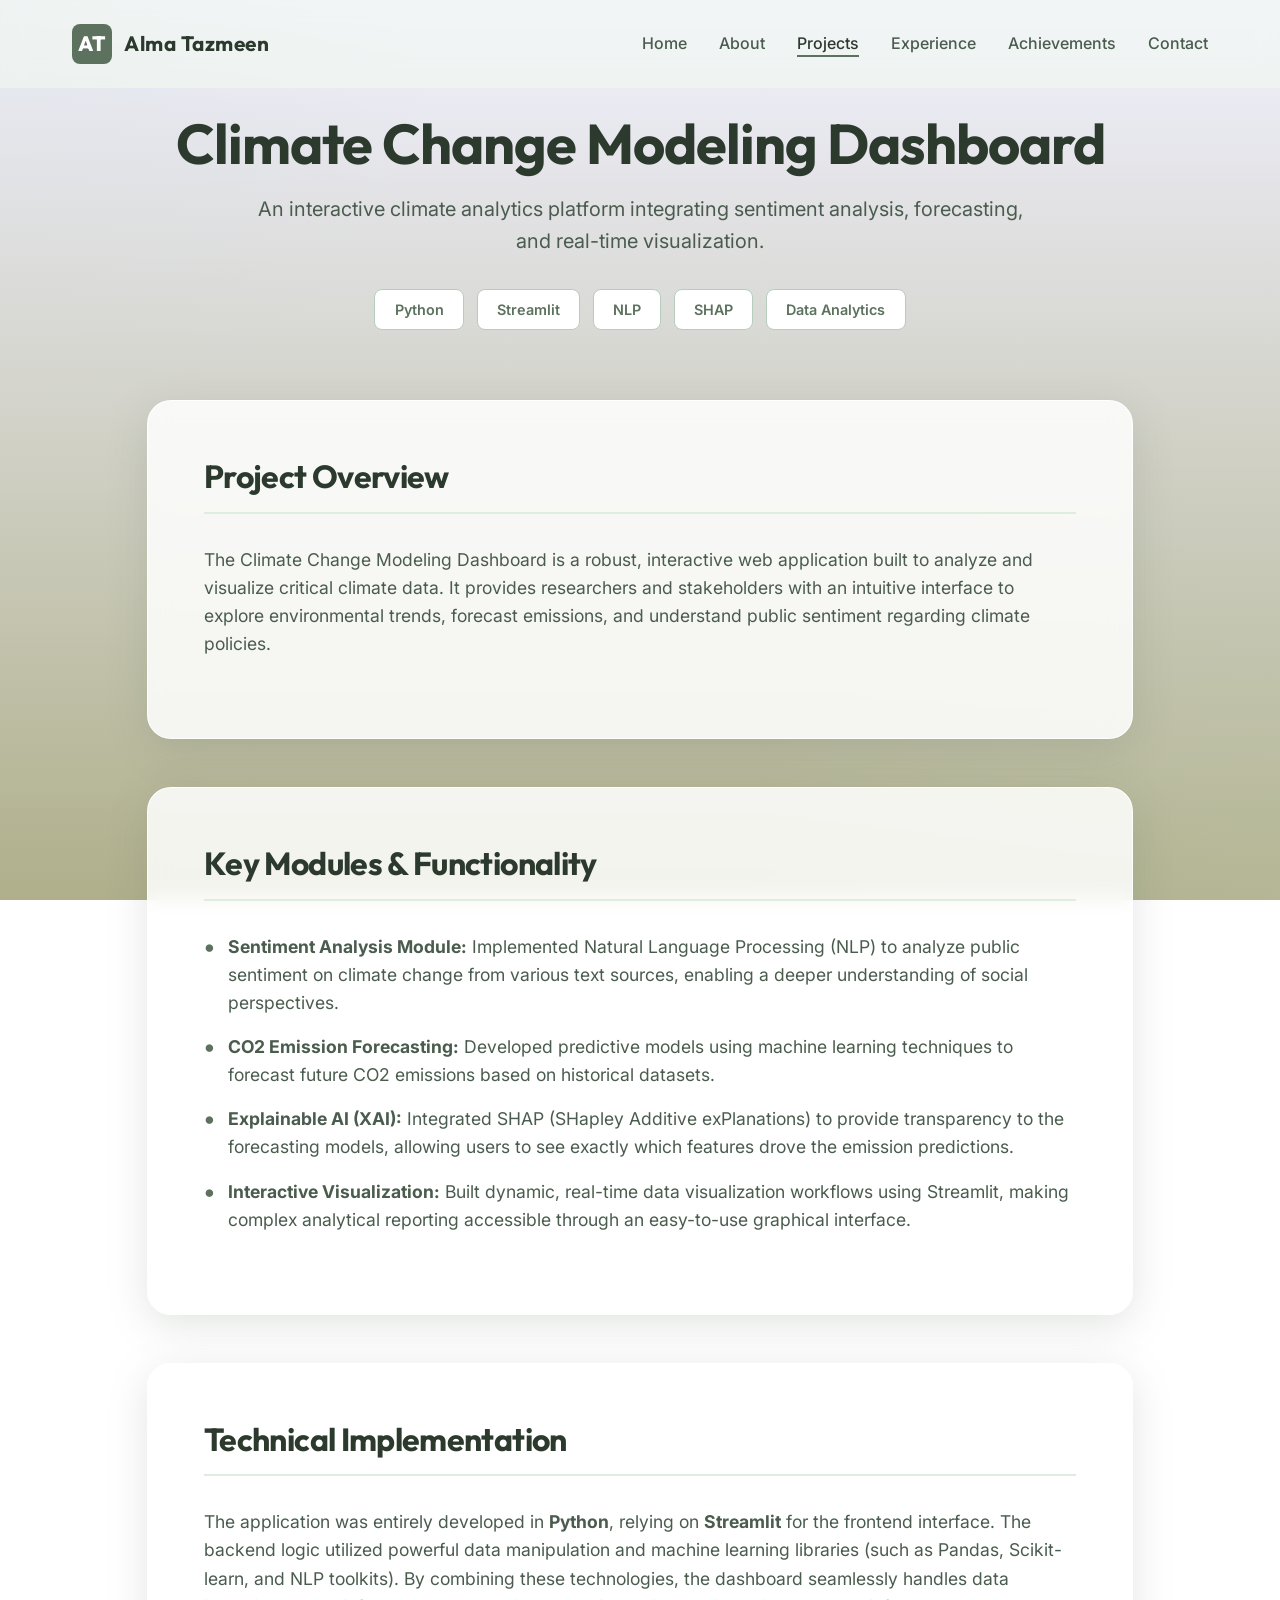
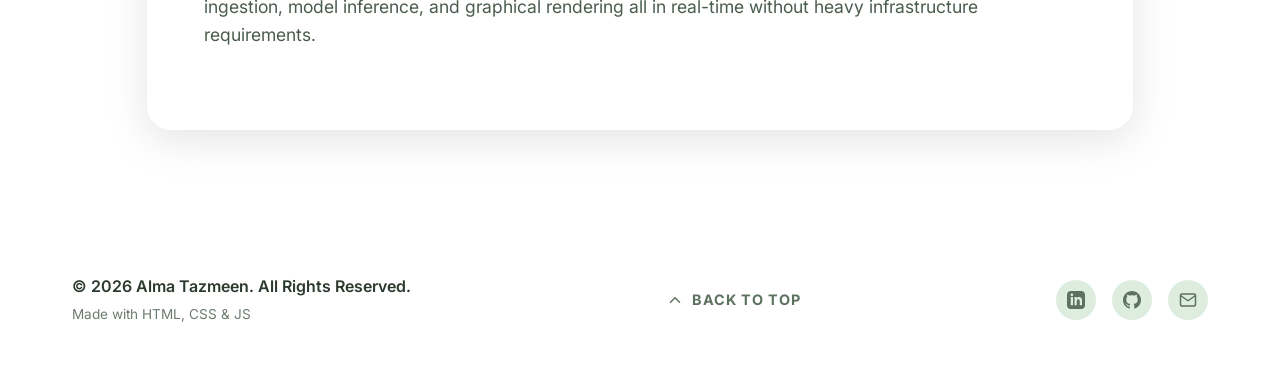
<file: climatedashboard.html>
<!DOCTYPE html>
<html lang="en">
<head>
    <meta charset="UTF-8">
    <meta name="viewport" content="width=device-width, initial-scale=1.0">
    <title>Climate Change Dashboard - Case Study | Alma Tazmeen</title>
    <link rel="stylesheet" href="css/styles.css">
</head>
<body>

    <!-- HEADER -->
    <header>
        <nav class="navbar">
            <a href="index.html" class="logo">
                <div class="logo-icon">AT</div>
                <span>Alma Tazmeen</span>
            </a>
            <ul class="nav-links">
                <li><a href="index.html">Home</a></li>
                <li><a href="about.html">About</a></li>
                <li><a class="active" href="projects.html">Projects</a></li>
                <li><a href="experience.html">Experience</a></li>
                <li><a href="achievements.html">Achievements</a></li>
                <li><a href="contact.html">Contact</a></li>
            </ul>
        </nav>
    </header>

    <!-- CASE STUDY HERO -->
    <section class="page-hero container fade-in">
        <h1>Climate Change Modeling Dashboard</h1>
        <p>An interactive climate analytics platform integrating sentiment analysis, forecasting, and real-time visualization.</p>
        <div class="tech-tags" style="justify-content: center; margin-top: 2rem;">
            <span>Python</span><span>Streamlit</span><span>NLP</span><span>SHAP</span><span>Data Analytics</span>
        </div>
    </section>

    <!-- CASE STUDY CONTENT -->
    <section class="container content-wrapper fade-in">
        <div class="content-card">
            <h2>Project Overview</h2>
            <p>The Climate Change Modeling Dashboard is a robust, interactive web application built to analyze and visualize critical climate data. It provides researchers and stakeholders with an intuitive interface to explore environmental trends, forecast emissions, and understand public sentiment regarding climate policies.</p>
        </div>

        <div class="content-card">
            <h2>Key Modules & Functionality</h2>
            <ul>
                <li><strong>Sentiment Analysis Module:</strong> Implemented Natural Language Processing (NLP) to analyze public sentiment on climate change from various text sources, enabling a deeper understanding of social perspectives.</li>
                <li><strong>CO2 Emission Forecasting:</strong> Developed predictive models using machine learning techniques to forecast future CO2 emissions based on historical datasets.</li>
                <li><strong>Explainable AI (XAI):</strong> Integrated SHAP (SHapley Additive exPlanations) to provide transparency to the forecasting models, allowing users to see exactly which features drove the emission predictions.</li>
                <li><strong>Interactive Visualization:</strong> Built dynamic, real-time data visualization workflows using Streamlit, making complex analytical reporting accessible through an easy-to-use graphical interface.</li>
            </ul>
        </div>

        <div class="content-card">
            <h2>Technical Implementation</h2>
            <p>The application was entirely developed in <strong>Python</strong>, relying on <strong>Streamlit</strong> for the frontend interface. The backend logic utilized powerful data manipulation and machine learning libraries (such as Pandas, Scikit-learn, and NLP toolkits). By combining these technologies, the dashboard seamlessly handles data ingestion, model inference, and graphical rendering all in real-time without heavy infrastructure requirements.</p>
        </div>
    </section>

        <!-- FOOTER -->
    <footer class="fade-in premium-footer">
        <div class="container footer-content-wrap">
            <div class="footer-left">
                <p class="copyright">© 2026 Alma Tazmeen. All Rights Reserved.</p>
                <p class="made-with">Made with HTML, CSS & JS</p>
            </div>
            <div class="footer-center">
                <a href="#" class="back-to-top" onclick="window.scrollTo({top:0, behavior:'smooth'}); return false;">
                    <svg viewBox="0 0 24 24" fill="none" stroke="currentColor" stroke-width="2" stroke-linecap="round" stroke-linejoin="round"><path d="M18 15l-6-6-6 6"/></svg>
                    Back To Top
                </a>
            </div>
            <div class="footer-right social-links">
                <a href="https://linkedin.com" target="_blank" aria-label="LinkedIn"><svg viewBox="0 0 24 24" fill="currentColor"><path d="M19 0h-14c-2.761 0-5 2.239-5 5v14c0 2.761 2.239 5 5 5h14c2.762 0 5-2.239 5-5v-14c0-2.761-2.238-5-5-5zm-11 19h-3v-11h3v11zm-1.5-12.268c-.966 0-1.75-.79-1.75-1.764s.784-1.764 1.75-1.764 1.75.79 1.75 1.764-.783 1.764-1.75 1.764zm13.5 12.268h-3v-5.604c0-3.368-4-3.113-4 0v5.604h-3v-11h3v1.765c1.396-2.586 7-2.777 7 2.476v6.759z"/></svg></a>
                <a href="https://github.com" target="_blank" aria-label="GitHub"><svg viewBox="0 0 24 24" fill="currentColor"><path d="M12 0c-6.626 0-12 5.373-12 12 0 5.302 3.438 9.8 8.207 11.387.599.111.793-.261.793-.577v-2.234c-3.338.726-4.033-1.416-4.033-1.416-.546-1.387-1.333-1.756-1.333-1.756-1.089-.745.083-.729.083-.729 1.205.084 1.839 1.237 1.839 1.237 1.07 1.834 2.807 1.304 3.492.997.107-.775.418-1.305.762-1.604-2.665-.305-5.467-1.334-5.467-5.931 0-1.311.469-2.381 1.236-3.221-.124-.303-.535-1.524.117-3.176 0 0 1.008-.322 3.301 1.23.957-.266 1.983-.399 3.003-.404 1.02.005 2.047.138 3.006.404 2.291-1.552 3.297-1.23 3.297-1.23.653 1.653.242 2.874.118 3.176.77.84 1.235 1.911 1.235 3.221 0 4.609-2.807 5.624-5.479 5.921.43.372.823 1.102.823 2.222v3.293c0 .319.192.694.801.576 4.765-1.589 8.199-6.086 8.199-11.386 0-6.627-5.373-12-12-12z"/></svg></a>
                <a href="mailto:almazmeen@example.com" aria-label="Email"><svg viewBox="0 0 24 24" fill="none" stroke="currentColor" stroke-width="2" stroke-linecap="round" stroke-linejoin="round"><path d="M4 4h16c1.1 0 2 .9 2 2v12c0 1.1-.9 2-2 2H4c-1.1 0-2-.9-2-2V6c0-1.1.9-2 2-2z"></path><polyline points="22,6 12,13 2,6"></polyline></svg></a>
            </div>
        </div>
    </footer>

    <script src="js/main.js"></script>
</body>
</html>
</file>
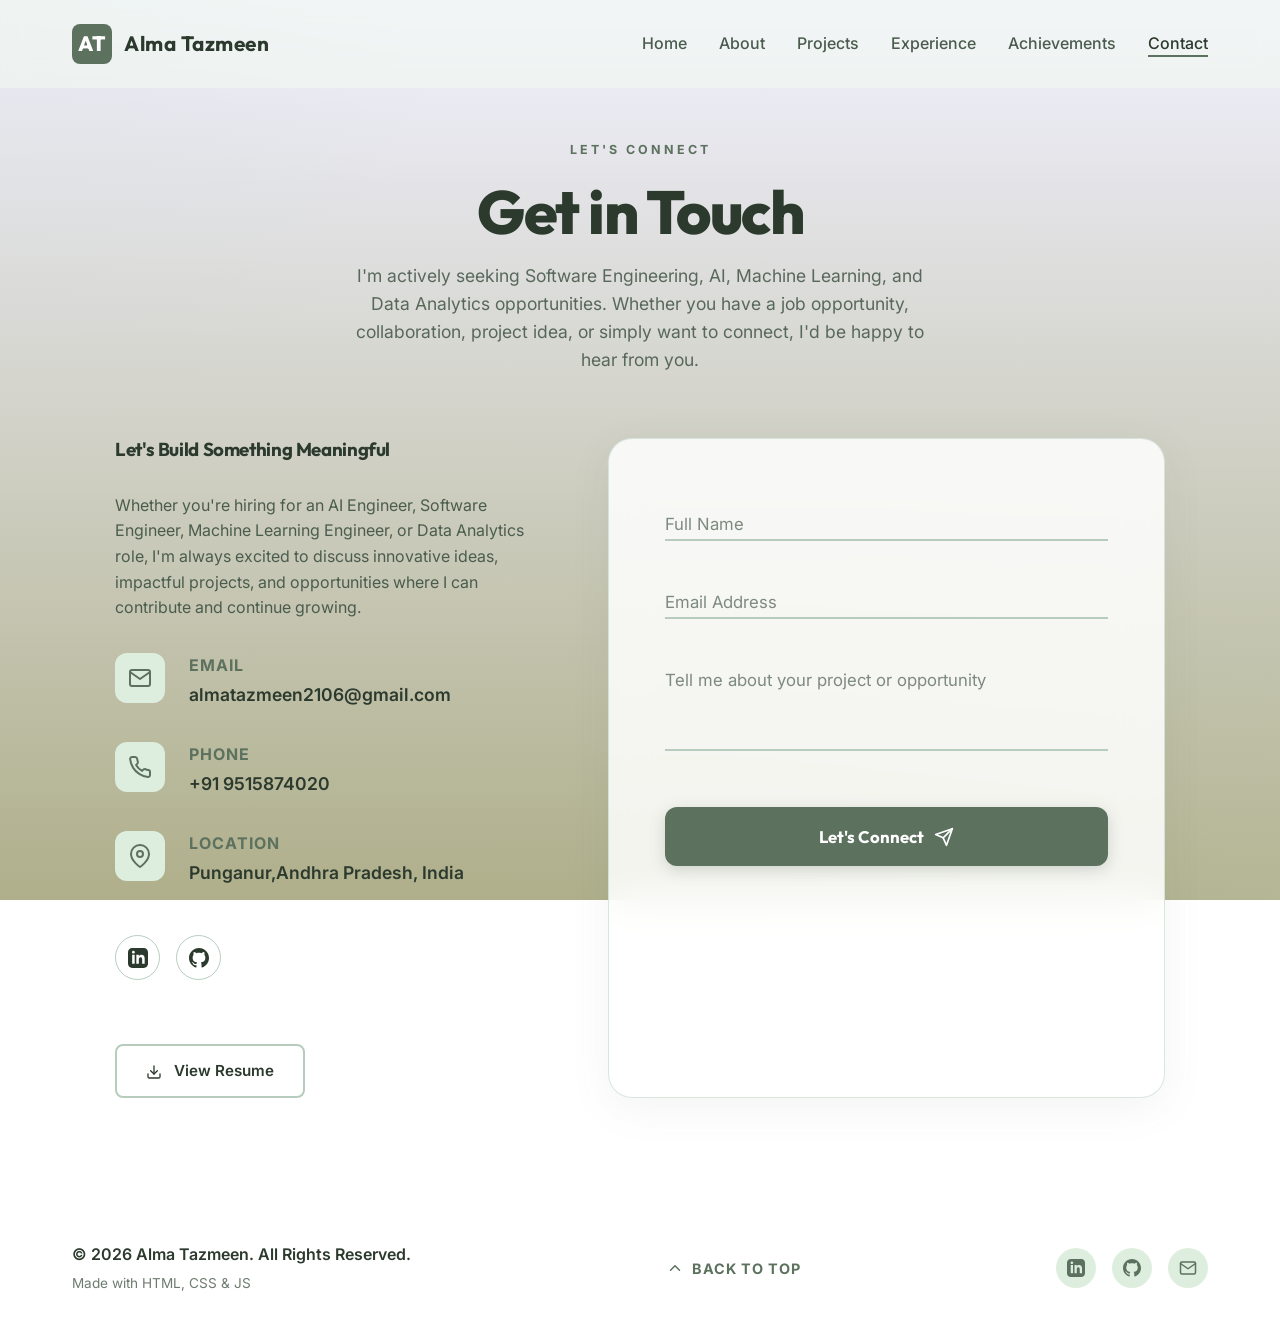
<file: contact.html>
<!DOCTYPE html>
<html lang="en">

<head>
    <meta charset="UTF-8">
    <meta name="viewport" content="width=device-width, initial-scale=1.0">
    <title>Contact | Alma Tazmeen</title>
    <meta name="description" content="Contact Alma Tazmeen — AI Engineer and Software Developer.">
    <link rel="stylesheet" href="css/styles.css">
    <link rel="stylesheet" href="css/contact.css">
</head>

<body>

    <!-- HEADER -->
    <header id="navbar">
        <nav class="navbar">
            <a href="index.html" class="logo">
                <div class="logo-icon">AT</div>
                <span>Alma Tazmeen</span>
            </a>
            <ul class="nav-links">
                <li><a href="index.html">Home</a></li>
                <li><a href="about.html">About</a></li>
                <li><a href="projects.html">Projects</a></li>
                <li><a href="experience.html">Experience</a></li>
                <li><a href="achievements.html">Achievements</a></li>
                <li><a class="active" href="contact.html">Contact</a></li>
            </ul>
        </nav>
    </header>

    <main class="contact-page container">

        <!-- PAGE HEADER -->
        <div class="contact-header fade-in">
            <span class="contact-eyebrow">Let's Connect</span>
            <h1 class="contact-title">Get in Touch</h1>
            <p class="contact-sub">
                I'm actively seeking Software Engineering, AI, Machine Learning, and Data Analytics opportunities.
                Whether you have a job opportunity, collaboration, project idea, or simply want to connect, I'd be happy
                to hear from you.
            </p>
        </div>

        <div class="contact-wrapper">

            <!-- Contact Info -->
            <div class="contact-info fade-in">
                <h3 class="contact-info-title">
                    Let's Build Something Meaningful
                </h3>

                <p class="contact-info-text">
                    Whether you're hiring for an AI Engineer, Software Engineer, Machine Learning Engineer, or Data
                    Analytics role, I'm always excited to discuss innovative ideas, impactful projects, and
                    opportunities where I can contribute and continue growing.
                </p>

                <div class="info-item">
                    <div class="info-icon">
                        <svg viewBox="0 0 24 24" fill="none" stroke="currentColor" stroke-width="2"
                            stroke-linecap="round" stroke-linejoin="round">
                            <path d="M4 4h16c1.1 0 2 .9 2 2v12c0 1.1-.9 2-2 2H4c-1.1 0-2-.9-2-2V6c0-1.1.9-2 2-2z">
                            </path>
                            <polyline points="22,6 12,13 2,6"></polyline>
                        </svg>
                    </div>
                    <div class="info-content">
                        <span class="info-label">Email</span>
                        <a href="mailto:almatazmeen2106@gmail.com" class="info-value link">almatazmeen2106@gmail.com</a>
                    </div>
                </div>

                <div class="info-item">
                    <div class="info-icon">
                        <svg viewBox="0 0 24 24" fill="none" stroke="currentColor" stroke-width="2"
                            stroke-linecap="round" stroke-linejoin="round">
                            <path
                                d="M22 16.92v3a2 2 0 0 1-2.18 2 19.79 19.79 0 0 1-8.63-3.07 19.5 19.5 0 0 1-6-6 19.79 19.79 0 0 1-3.07-8.67A2 2 0 0 1 4.11 2h3a2 2 0 0 1 2 1.72 12.84 12.84 0 0 0 .7 2.81 2 2 0 0 1-.45 2.11L8.09 9.91a16 16 0 0 0 6 6l1.27-1.27a2 2 0 0 1 2.11-.45 12.84 12.84 0 0 0 2.81.7A2 2 0 0 1 22 16.92z">
                            </path>
                        </svg>
                    </div>
                    <div class="info-content">
                        <span class="info-label">Phone</span>
                        <a href="tel:+91 9515874020" class="info-value link">+91 9515874020</a>
                    </div>
                </div>

                <div class="info-item">
                    <div class="info-icon">
                        <svg viewBox="0 0 24 24" fill="none" stroke="currentColor" stroke-width="2"
                            stroke-linecap="round" stroke-linejoin="round">
                            <path d="M21 10c0 7-9 13-9 13s-9-6-9-13a9 9 0 0 1 18 0z"></path>
                            <circle cx="12" cy="10" r="3"></circle>
                        </svg>
                    </div>
                    <div class="info-content">
                        <span class="info-label">Location</span>
                        <span class="info-value">Punganur,Andhra Pradesh, India</span>
                    </div>
                </div>

                <div class="contact-socials">
                    <a href="https://www.linkedin.com/in/almatazmeen" target="_blank" class="social-btn"
                        aria-label="LinkedIn">
                        <svg viewBox="0 0 24 24" fill="currentColor">
                            <path
                                d="M19 0h-14c-2.761 0-5 2.239-5 5v14c0 2.761 2.239 5 5 5h14c2.762 0 5-2.239 5-5v-14c0-2.761-2.238-5-5-5zm-11 19h-3v-11h3v11zm-1.5-12.268c-.966 0-1.75-.79-1.75-1.764s.784-1.764 1.75-1.764 1.75.79 1.75 1.764-.783 1.764-1.75 1.764zm13.5 12.268h-3v-5.604c0-3.368-4-3.113-4 0v5.604h-3v-11h3v1.765c1.396-2.586 7-2.777 7 2.476v6.759z" />
                        </svg>
                    </a>
                    <a href="https://github.com/Almatazmeen" target="_blank" class="social-btn" aria-label="GitHub">
                        <svg viewBox="0 0 24 24" fill="currentColor">
                            <path
                                d="M12 0c-6.626 0-12 5.373-12 12 0 5.302 3.438 9.8 8.207 11.387.599.111.793-.261.793-.577v-2.234c-3.338.726-4.033-1.416-4.033-1.416-.546-1.387-1.333-1.756-1.333-1.756-1.089-.745.083-.729.083-.729 1.205.084 1.839 1.237 1.839 1.237 1.07 1.834 2.807 1.304 3.492.997.107-.775.418-1.305.762-1.604-2.665-.305-5.467-1.334-5.467-5.931 0-1.311.469-2.381 1.236-3.221-.124-.303-.535-1.524.117-3.176 0 0 1.008-.322 3.301 1.23.957-.266 1.983-.399 3.003-.404 1.02.005 2.047.138 3.006.404 2.291-1.552 3.297-1.23 3.297-1.23.653 1.653.242 2.874.118 3.176.77.84 1.235 1.911 1.235 3.221 0 4.609-2.807 5.624-5.479 5.921.43.372.823 1.102.823 2.222v3.293c0 .319.192.694.801.576 4.765-1.589 8.199-6.086 8.199-11.386 0-6.627-5.373-12-12-12z" />
                        </svg>
                    </a>
                </div>

                <div class="resume-download">
                    <a href="assets/Alma_Resume.pdf" download class="btn-outline">
                        <svg viewBox="0 0 24 24" width="16" height="16" fill="none" stroke="currentColor"
                            stroke-width="2" stroke-linecap="round" stroke-linejoin="round"
                            style="vertical-align: middle; margin-right: 8px;">
                            <path d="M21 15v4a2 2 0 0 1-2 2H5a2 2 0 0 1-2-2v-4"></path>
                            <polyline points="7 10 12 15 17 10"></polyline>
                            <line x1="12" y1="15" x2="12" y2="3"></line>
                        </svg>
                        View Resume
                    </a>
                </div>
            </div>

            <!-- Contact Form -->
            <div class="contact-form-card fade-in">
                <form class="contact-form" id="contactForm"
                    onsubmit="event.preventDefault(); document.getElementById('successMsg').classList.add('active'); this.reset();">
                    <div class="form-group">
                        <input type="text" id="name" name="name" class="form-input" placeholder=" " required>
                        <label for="name" class="form-label">Full Name</label>
                    </div>
                    <div class="form-group">
                        <input type="email" id="email" name="email" class="form-input" placeholder=" " required>
                        <label for="email" class="form-label">Email Address</label>
                    </div>
                    <div class="form-group">
                        <textarea id="message" name="message" class="form-input" placeholder=" " required></textarea>
                        <label for="message" class="form-label">Tell me about your project or opportunity</label>
                    </div>
                    <button type="submit" class="submit-btn">
                        Let's Connect
                        <svg viewBox="0 0 24 24" fill="none" stroke="currentColor" stroke-width="2"
                            stroke-linecap="round" stroke-linejoin="round">
                            <line x1="22" y1="2" x2="11" y2="13"></line>
                            <polygon points="22 2 15 22 11 13 2 9 22 2"></polygon>
                        </svg>
                    </button>
                    <div id="successMsg" class="success-message">
                        <svg viewBox="0 0 24 24" width="20" height="20" fill="none" stroke="currentColor"
                            stroke-width="3" stroke-linecap="round" stroke-linejoin="round">
                            <path d="M20 6L9 17l-5-5"></path>
                        </svg>
                        Thank you! Your message has been received. I'll get back to you as soon as possible.
                    </div>
                </form>
            </div>

        </div>

    </main>

    <!-- FOOTER -->
    <footer class="fade-in premium-footer">
        <div class="container footer-content-wrap">
            <div class="footer-left">
                <p class="copyright">© 2026 Alma Tazmeen. All Rights Reserved.</p>
                <p class="made-with">Made with HTML, CSS & JS</p>
            </div>
            <div class="footer-center">
                <a href="#" class="back-to-top" onclick="window.scrollTo({top:0, behavior:'smooth'}); return false;">
                    <svg viewBox="0 0 24 24" fill="none" stroke="currentColor" stroke-width="2" stroke-linecap="round"
                        stroke-linejoin="round">
                        <path d="M18 15l-6-6-6 6" />
                    </svg>
                    Back To Top
                </a>
            </div>
            <div class="footer-right social-links">
                <a href="https://linkedin.com" target="_blank" aria-label="LinkedIn"><svg viewBox="0 0 24 24"
                        fill="currentColor">
                        <path
                            d="M19 0h-14c-2.761 0-5 2.239-5 5v14c0 2.761 2.239 5 5 5h14c2.762 0 5-2.239 5-5v-14c0-2.761-2.238-5-5-5zm-11 19h-3v-11h3v11zm-1.5-12.268c-.966 0-1.75-.79-1.75-1.764s.784-1.764 1.75-1.764 1.75.79 1.75 1.764-.783 1.764-1.75 1.764zm13.5 12.268h-3v-5.604c0-3.368-4-3.113-4 0v5.604h-3v-11h3v1.765c1.396-2.586 7-2.777 7 2.476v6.759z" />
                    </svg></a>
                <a href="https://github.com" target="_blank" aria-label="GitHub"><svg viewBox="0 0 24 24"
                        fill="currentColor">
                        <path
                            d="M12 0c-6.626 0-12 5.373-12 12 0 5.302 3.438 9.8 8.207 11.387.599.111.793-.261.793-.577v-2.234c-3.338.726-4.033-1.416-4.033-1.416-.546-1.387-1.333-1.756-1.333-1.756-1.089-.745.083-.729.083-.729 1.205.084 1.839 1.237 1.839 1.237 1.07 1.834 2.807 1.304 3.492.997.107-.775.418-1.305.762-1.604-2.665-.305-5.467-1.334-5.467-5.931 0-1.311.469-2.381 1.236-3.221-.124-.303-.535-1.524.117-3.176 0 0 1.008-.322 3.301 1.23.957-.266 1.983-.399 3.003-.404 1.02.005 2.047.138 3.006.404 2.291-1.552 3.297-1.23 3.297-1.23.653 1.653.242 2.874.118 3.176.77.84 1.235 1.911 1.235 3.221 0 4.609-2.807 5.624-5.479 5.921.43.372.823 1.102.823 2.222v3.293c0 .319.192.694.801.576 4.765-1.589 8.199-6.086 8.199-11.386 0-6.627-5.373-12-12-12z" />
                    </svg></a>
                <a href="mailto:almazmeen@example.com" aria-label="Email"><svg viewBox="0 0 24 24" fill="none"
                        stroke="currentColor" stroke-width="2" stroke-linecap="round" stroke-linejoin="round">
                        <path d="M4 4h16c1.1 0 2 .9 2 2v12c0 1.1-.9 2-2 2H4c-1.1 0-2-.9-2-2V6c0-1.1.9-2 2-2z"></path>
                        <polyline points="22,6 12,13 2,6"></polyline>
                    </svg></a>
            </div>
        </div>
    </footer>

    <script src="js/main.js"></script>
</body>

</html>
</file>
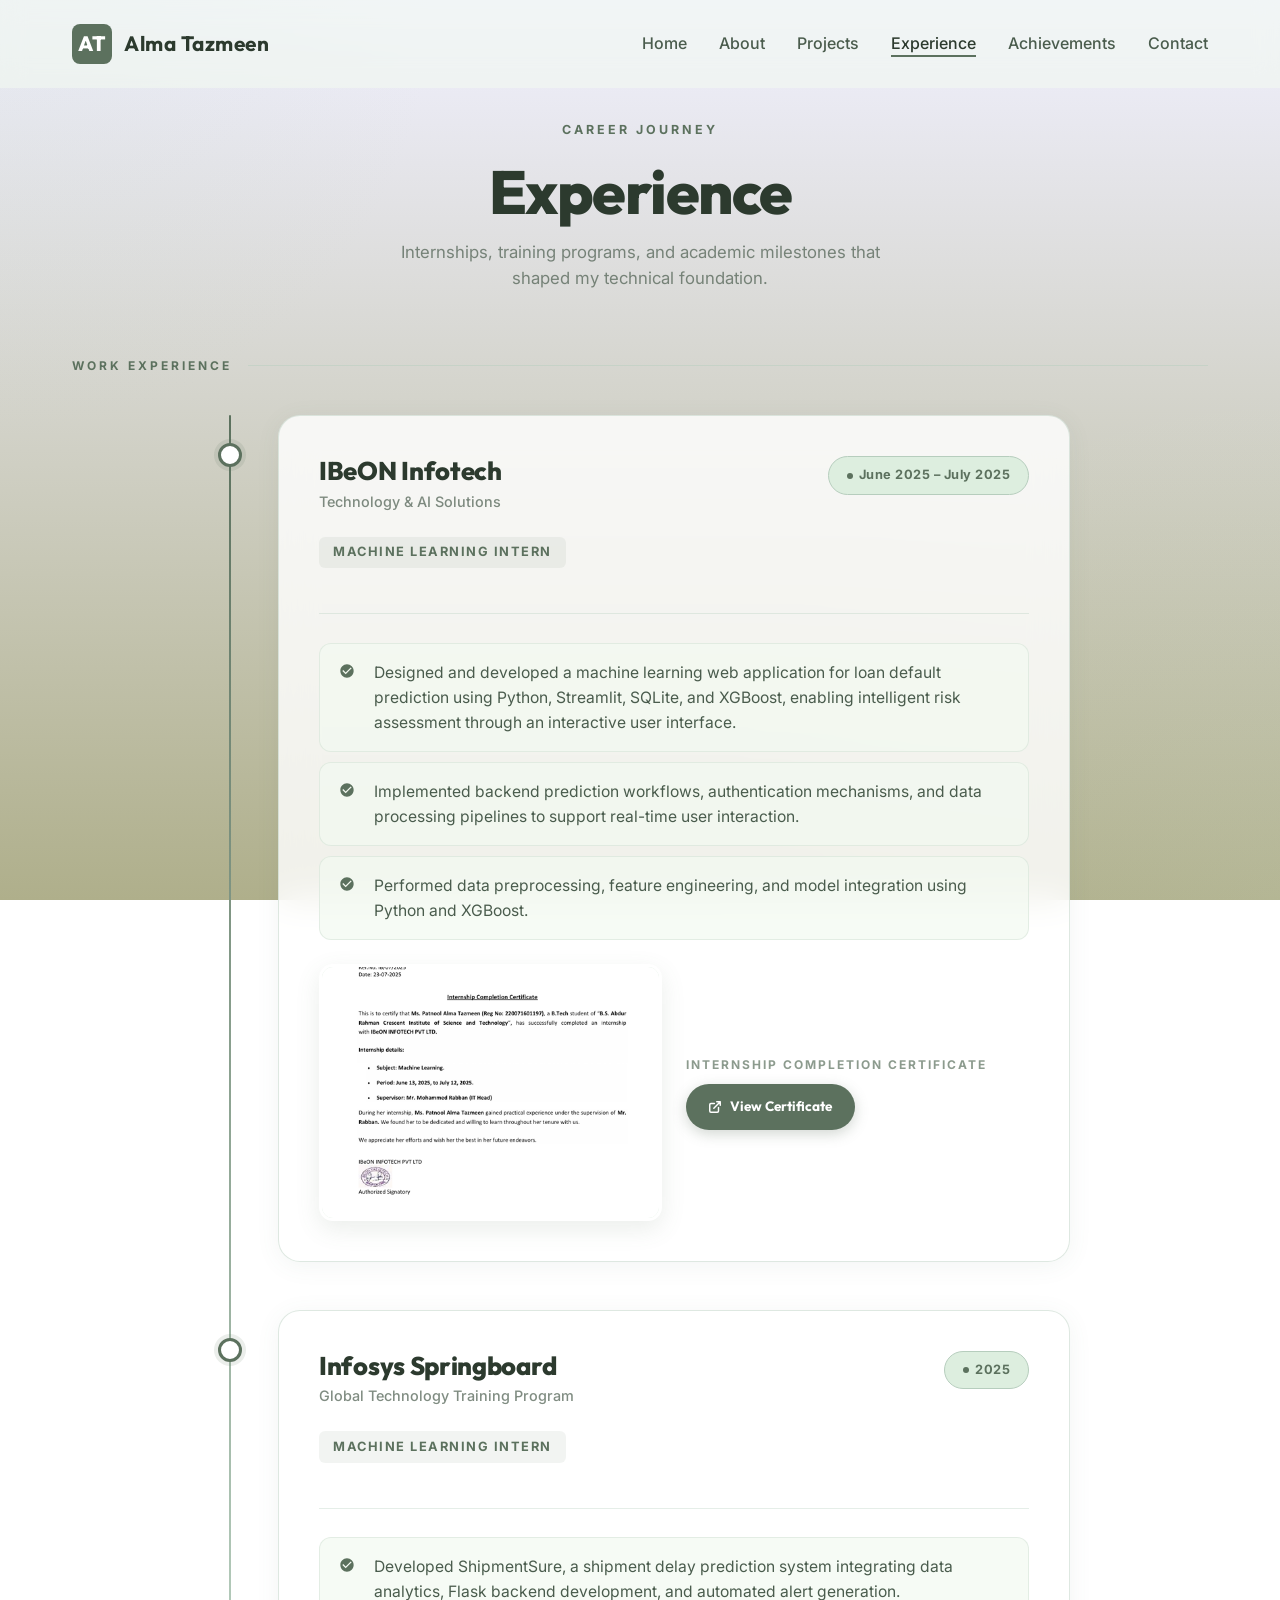
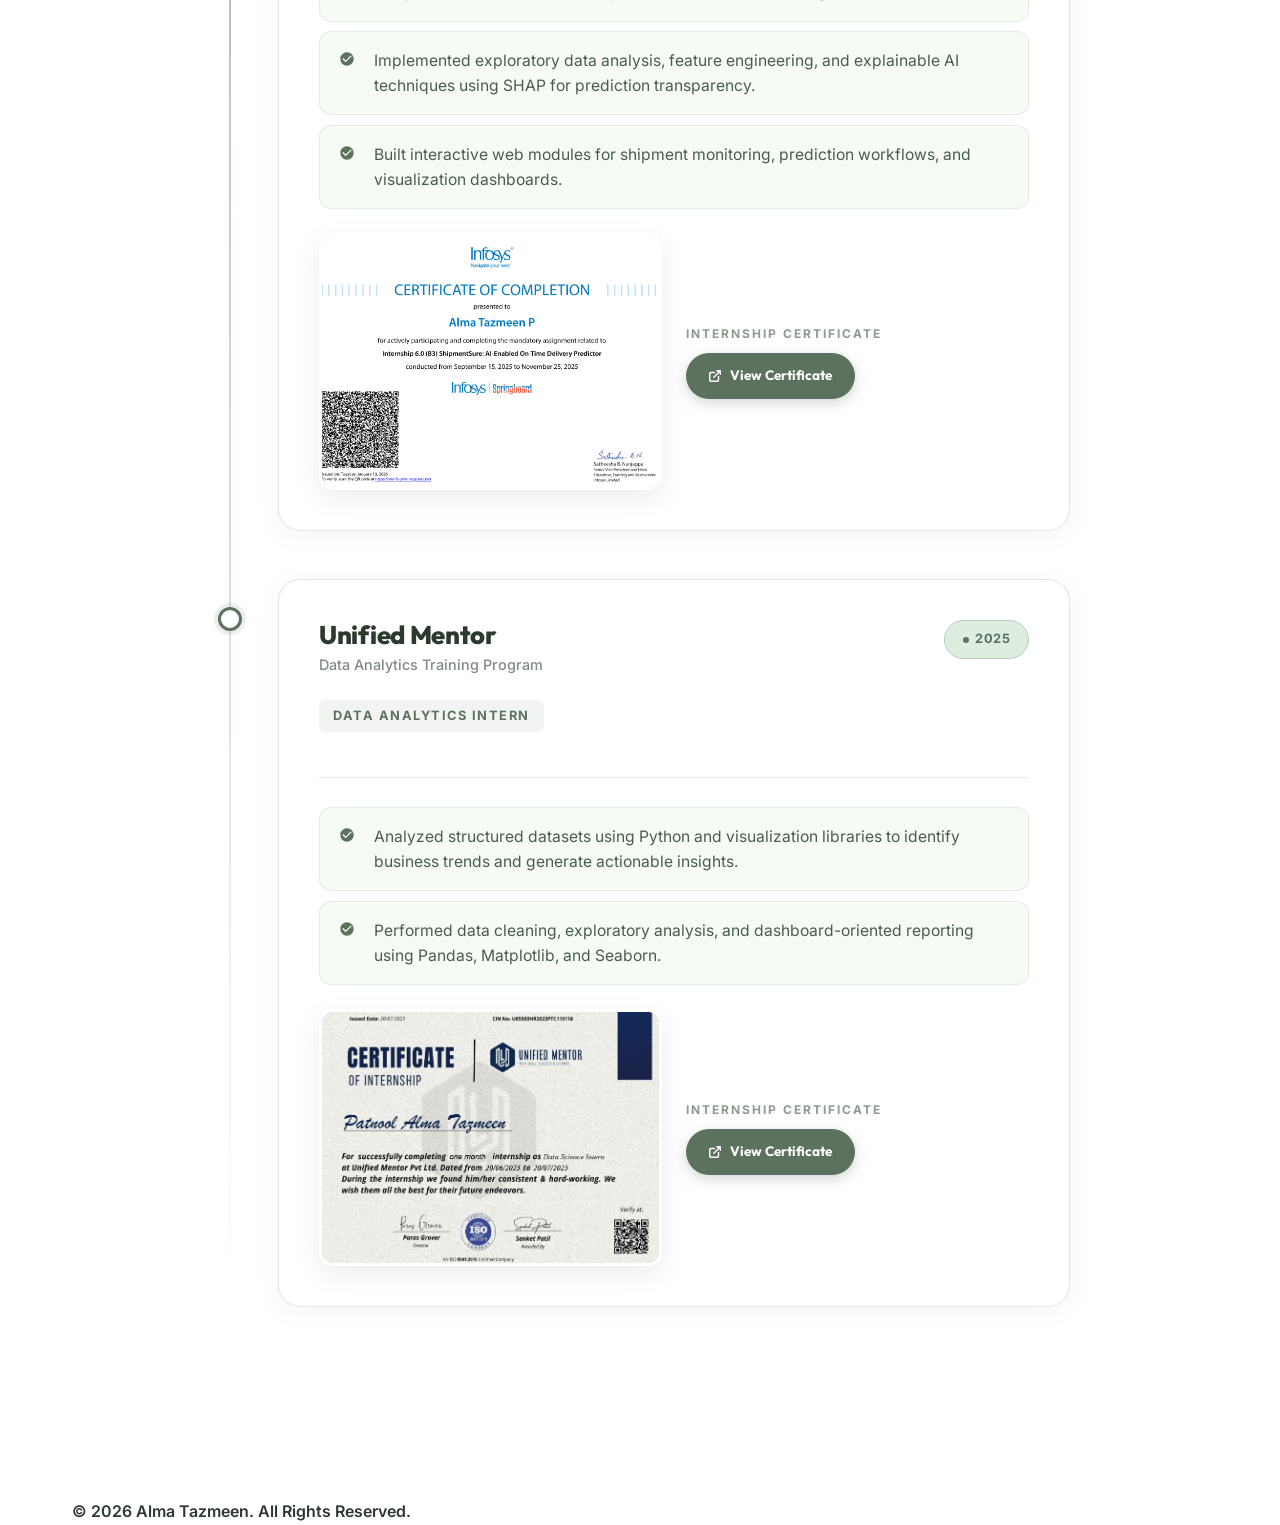
<file: experience.html>
<!DOCTYPE html>
<html lang="en">

<head>
    <meta charset="UTF-8">
    <meta name="viewport" content="width=device-width, initial-scale=1.0">
    <title>Experience & Education | Alma Tazmeen</title>
    <meta name="description" content="Experience and Education of Alma Tazmeen — AI Engineer and Software Developer.">
    <link rel="stylesheet" href="css/styles.css">
    <link rel="stylesheet" href="css/experience.css">
</head>

<body>

    <header id="navbar">
        <nav class="navbar">
            <a href="index.html" class="logo">
                <div class="logo-icon">AT</div>
                <span>Alma Tazmeen</span>
            </a>
            <ul class="nav-links">
                <li><a href="index.html">Home</a></li>
                <li><a href="about.html">About</a></li>
                <li><a href="projects.html">Projects</a></li>
                <li><a class="active" href="experience.html">Experience</a></li>
                <li><a href="achievements.html">Achievements</a></li>
                <li><a href="contact.html">Contact</a></li>
            </ul>
        </nav>
    </header>

    <main class="exp-page container">

        <!-- PAGE HEADER -->
        <div class="exp-page-header">
            <span class="exp-eyebrow">Career Journey</span>
            <h1 class="exp-page-title">Experience</h1>
            <p class="exp-page-sub">Internships, training programs, and academic milestones that shaped my technical
                foundation.</p>
        </div>

        <!-- EXPERIENCE TIMELINE -->
        <div class="exp-section-label">
            <span class="exp-section-label-text">Work Experience</span>
            <span class="exp-section-label-line"></span>
        </div>

        <div class="exp-timeline">

            <!-- IBeON Infotech -->
            <div class="tl-item">
                <div class="tl-dot"></div>
                <div class="tl-card">
                    <div class="tl-top">
                        <div>
                            <div class="tl-company">IBeON Infotech</div>
                            <div class="tl-company-sub">Technology & AI Solutions</div>
                        </div>
                        <div class="tl-badge">
                            <span class="tl-badge-dot"></span>
                            June 2025 – July 2025
                        </div>
                    </div>
                    <div class="tl-role">Machine Learning Intern</div>
                    <div class="tl-divider"></div>
                    <div class="tl-bullets">
                        <div class="tl-bullet">
                            <span class="tl-bullet-icon">
                                <svg viewBox="0 0 24 24">
                                    <path
                                        d="M12 2C6.48 2 2 6.48 2 12s4.48 10 10 10 10-4.48 10-10S17.52 2 12 2zm-2 15l-5-5 1.41-1.41L10 14.17l7.59-7.59L19 8l-9 9z" />
                                </svg>
                            </span>
                            <span class="tl-bullet-text">Designed and developed a machine learning web application for
                                loan default prediction using Python, Streamlit, SQLite, and XGBoost, enabling
                                intelligent risk assessment through an interactive user interface.</span>
                        </div>
                        <div class="tl-bullet">
                            <span class="tl-bullet-icon">
                                <svg viewBox="0 0 24 24">
                                    <path
                                        d="M12 2C6.48 2 2 6.48 2 12s4.48 10 10 10 10-4.48 10-10S17.52 2 12 2zm-2 15l-5-5 1.41-1.41L10 14.17l7.59-7.59L19 8l-9 9z" />
                                </svg>
                            </span>
                            <span class="tl-bullet-text">Implemented backend prediction workflows, authentication
                                mechanisms, and data processing pipelines to support real-time user interaction.</span>
                        </div>
                        <div class="tl-bullet">
                            <span class="tl-bullet-icon">
                                <svg viewBox="0 0 24 24">
                                    <path
                                        d="M12 2C6.48 2 2 6.48 2 12s4.48 10 10 10 10-4.48 10-10S17.52 2 12 2zm-2 15l-5-5 1.41-1.41L10 14.17l7.59-7.59L19 8l-9 9z" />
                                </svg>
                            </span>
                            <span class="tl-bullet-text">Performed data preprocessing, feature engineering, and model
                                integration using Python and XGBoost.</span>
                        </div>
                    </div>
                    <div class="tl-cert">
                        <div class="tl-cert-thumb">
                            <img src="images/IBeON.png" alt="Internship Certificate" class="tl-cert-image">
                        </div>

                        <div class="tl-cert-info">
                            <span class="tl-cert-label">Internship Completion Certificate</span>

                            <a href="images/IBeON.png" class="tl-cert-btn" target="_blank">
                                <svg viewBox="0 0 24 24" stroke-width="2.5" stroke-linecap="round"
                                    stroke-linejoin="round">
                                    <path
                                        d="M18 13v6a2 2 0 01-2 2H5a2 2 0 01-2-2V8a2 2 0 012-2h6M15 3h6v6M10 14L21 3" />
                                </svg>
                                View Certificate
                            </a>
                        </div>
                    </div>
                </div>
            </div>

            <!-- Infosys Springboard -->
            <div class="tl-item">
                <div class="tl-dot"></div>
                <div class="tl-card">
                    <div class="tl-top">
                        <div>
                            <div class="tl-company">Infosys Springboard</div>
                            <div class="tl-company-sub">Global Technology Training Program</div>
                        </div>
                        <div class="tl-badge">
                            <span class="tl-badge-dot"></span>
                            2025
                        </div>
                    </div>
                    <div class="tl-role">Machine Learning Intern</div>
                    <div class="tl-divider"></div>
                    <div class="tl-bullets">
                        <div class="tl-bullet">
                            <span class="tl-bullet-icon">
                                <svg viewBox="0 0 24 24">
                                    <path
                                        d="M12 2C6.48 2 2 6.48 2 12s4.48 10 10 10 10-4.48 10-10S17.52 2 12 2zm-2 15l-5-5 1.41-1.41L10 14.17l7.59-7.59L19 8l-9 9z" />
                                </svg>
                            </span>
                            <span class="tl-bullet-text">Developed ShipmentSure, a shipment delay prediction system
                                integrating data analytics, Flask backend development, and automated alert
                                generation.</span>
                        </div>
                        <div class="tl-bullet">
                            <span class="tl-bullet-icon">
                                <svg viewBox="0 0 24 24">
                                    <path
                                        d="M12 2C6.48 2 2 6.48 2 12s4.48 10 10 10 10-4.48 10-10S17.52 2 12 2zm-2 15l-5-5 1.41-1.41L10 14.17l7.59-7.59L19 8l-9 9z" />
                                </svg>
                            </span>
                            <span class="tl-bullet-text">Implemented exploratory data analysis, feature engineering, and
                                explainable AI techniques using SHAP for prediction transparency.</span>
                        </div>
                        <div class="tl-bullet">
                            <span class="tl-bullet-icon">
                                <svg viewBox="0 0 24 24">
                                    <path
                                        d="M12 2C6.48 2 2 6.48 2 12s4.48 10 10 10 10-4.48 10-10S17.52 2 12 2zm-2 15l-5-5 1.41-1.41L10 14.17l7.59-7.59L19 8l-9 9z" />
                                </svg>
                            </span>
                            <span class="tl-bullet-text">Built interactive web modules for shipment monitoring,
                                prediction workflows, and visualization dashboards.</span>
                        </div>
                    </div>
                    <div class="tl-cert">
                        <div class="tl-cert-thumb">
                            <img src="images/infosys intern.png" alt="Infosys Internship Certificate"
                                class="tl-cert-image">
                        </div>
                        <div class="tl-cert-info">
                            <span class="tl-cert-label">Internship Certificate</span>
                            <a href="images/infosys intern.png" class="tl-cert-btn">
                                <svg viewBox="0 0 24 24" stroke-width="2.5" stroke-linecap="round"
                                    stroke-linejoin="round">
                                    <path
                                        d="M18 13v6a2 2 0 01-2 2H5a2 2 0 01-2-2V8a2 2 0 012-2h6M15 3h6v6M10 14L21 3" />
                                </svg>
                                View Certificate
                            </a>
                        </div>
                    </div>
                </div>
            </div>

            <!-- Unified Mentor -->
            <div class="tl-item">
                <div class="tl-dot"></div>
                <div class="tl-card">
                    <div class="tl-top">
                        <div>
                            <div class="tl-company">Unified Mentor</div>
                            <div class="tl-company-sub">Data Analytics Training Program</div>
                        </div>
                        <div class="tl-badge">
                            <span class="tl-badge-dot"></span>
                            2025
                        </div>
                    </div>
                    <div class="tl-role">Data Analytics Intern</div>
                    <div class="tl-divider"></div>
                    <div class="tl-bullets">
                        <div class="tl-bullet">
                            <span class="tl-bullet-icon">
                                <svg viewBox="0 0 24 24">
                                    <path
                                        d="M12 2C6.48 2 2 6.48 2 12s4.48 10 10 10 10-4.48 10-10S17.52 2 12 2zm-2 15l-5-5 1.41-1.41L10 14.17l7.59-7.59L19 8l-9 9z" />
                                </svg>
                            </span>
                            <span class="tl-bullet-text">Analyzed structured datasets using Python and visualization
                                libraries to identify business trends and generate actionable insights.</span>
                        </div>
                        <div class="tl-bullet">
                            <span class="tl-bullet-icon">
                                <svg viewBox="0 0 24 24">
                                    <path
                                        d="M12 2C6.48 2 2 6.48 2 12s4.48 10 10 10 10-4.48 10-10S17.52 2 12 2zm-2 15l-5-5 1.41-1.41L10 14.17l7.59-7.59L19 8l-9 9z" />
                                </svg>
                            </span>
                            <span class="tl-bullet-text">Performed data cleaning, exploratory analysis, and
                                dashboard-oriented reporting using Pandas, Matplotlib, and Seaborn.</span>
                        </div>
                    </div>
                    <div class="tl-cert">
                        <div class="tl-cert-thumb">
                            <img src="images/UM Certificate.png" alt="Internship Certificate" class="tl-cert-image">
                        </div>
                        <div class="tl-cert-info">
                            <span class="tl-cert-label">Internship Certificate</span>
                            <a href="assets/UM Certificate (1).pdf" class="tl-cert-btn">
                                <svg viewBox="0 0 24 24" stroke-width="2.5" stroke-linecap="round"
                                    stroke-linejoin="round">
                                    <path
                                        d="M18 13v6a2 2 0 01-2 2H5a2 2 0 01-2-2V8a2 2 0 012-2h6M15 3h6v6M10 14L21 3" />
                                </svg>
                                View Certificate
                            </a>
                        </div>
                    </div>
                </div>
            </div>

        </div>



    </main>

    <footer class="fade-in" style="margin-top: 5rem;">
        <div class="container">
            <p class="copyright">© 2026 Alma Tazmeen. All Rights Reserved.</p>
        </div>
    </footer>

    <script src="js/main.js"></script>
    <script>
        // Timeline scroll animation
        const tlItems = document.querySelectorAll('.tl-item');
        const tlObserver = new IntersectionObserver((entries) => {
            entries.forEach((entry, i) => {
                if (entry.isIntersecting) {
                    setTimeout(() => {
                        entry.target.classList.add('tl-visible');
                    }, i * 80);
                    tlObserver.unobserve(entry.target);
                }
            });
        }, { threshold: 0.12 });
        tlItems.forEach(el => tlObserver.observe(el));
    </script>
</body>

</html>
</file>
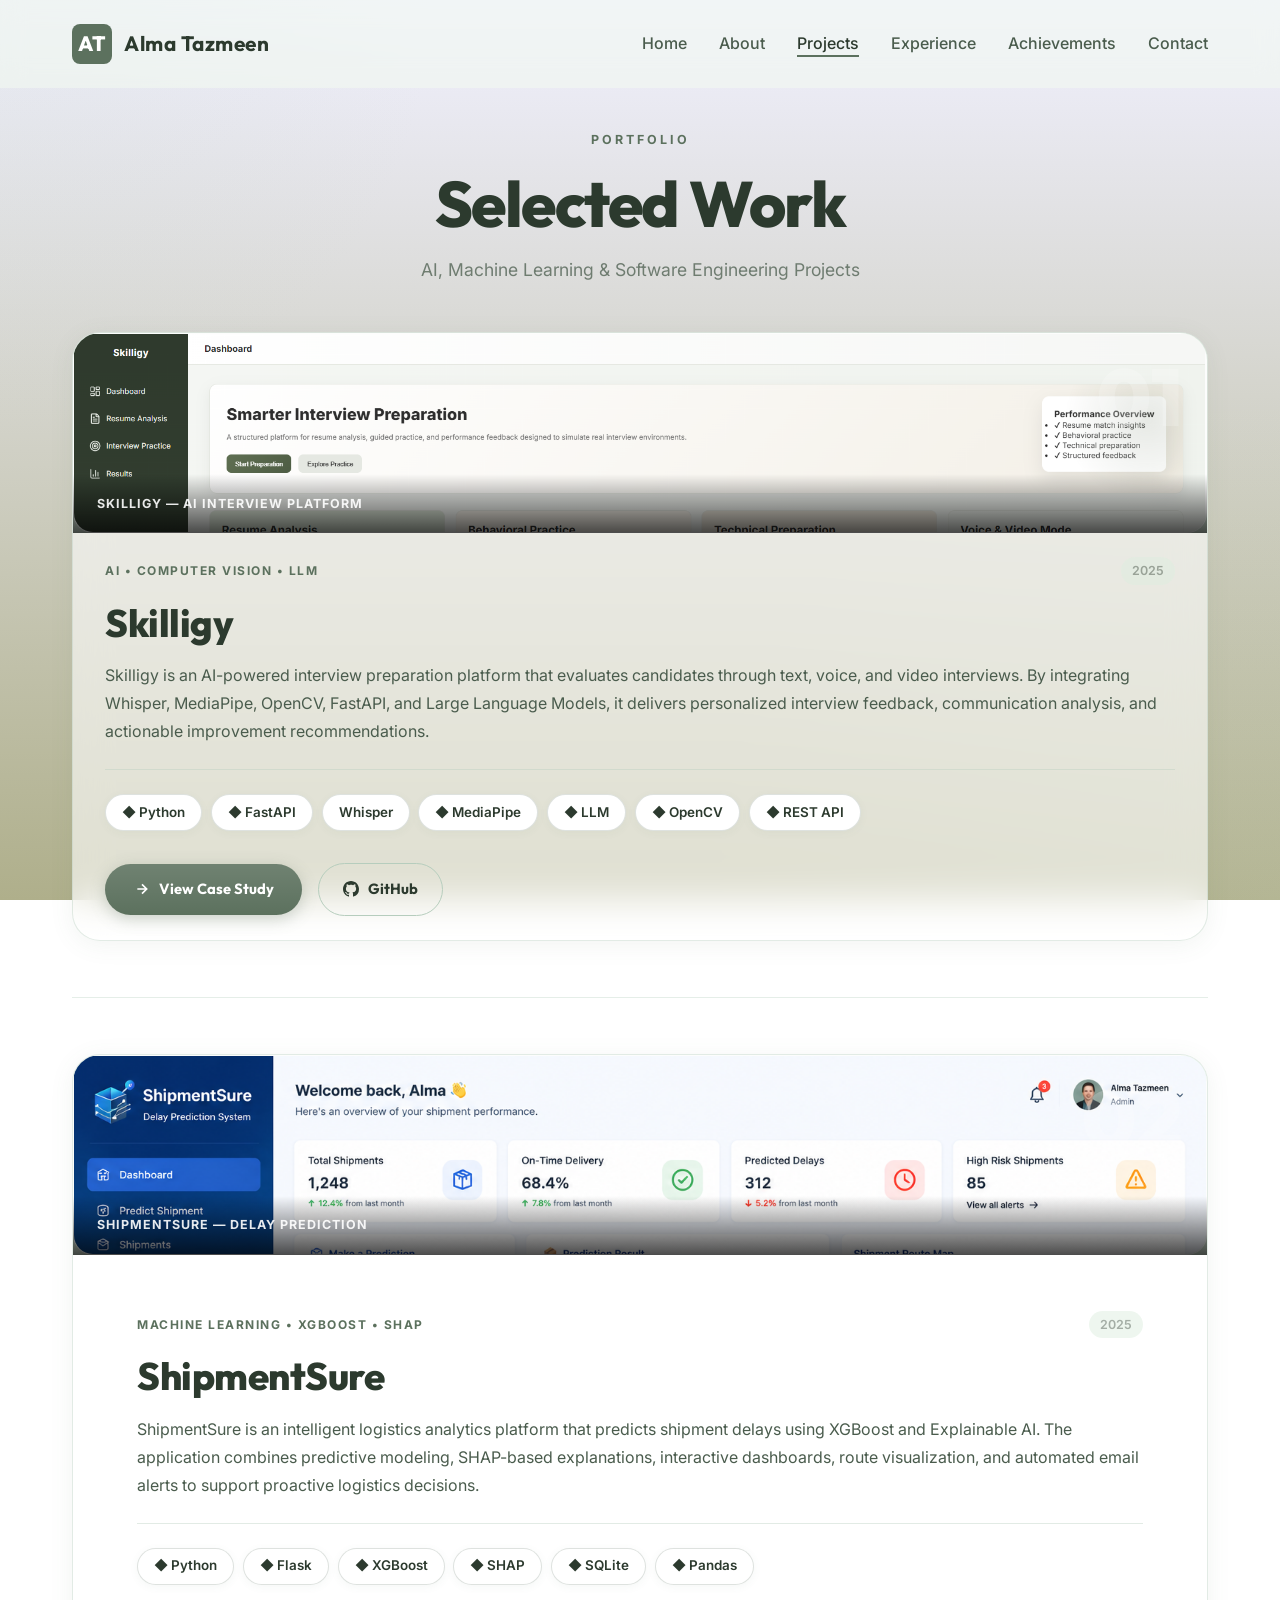
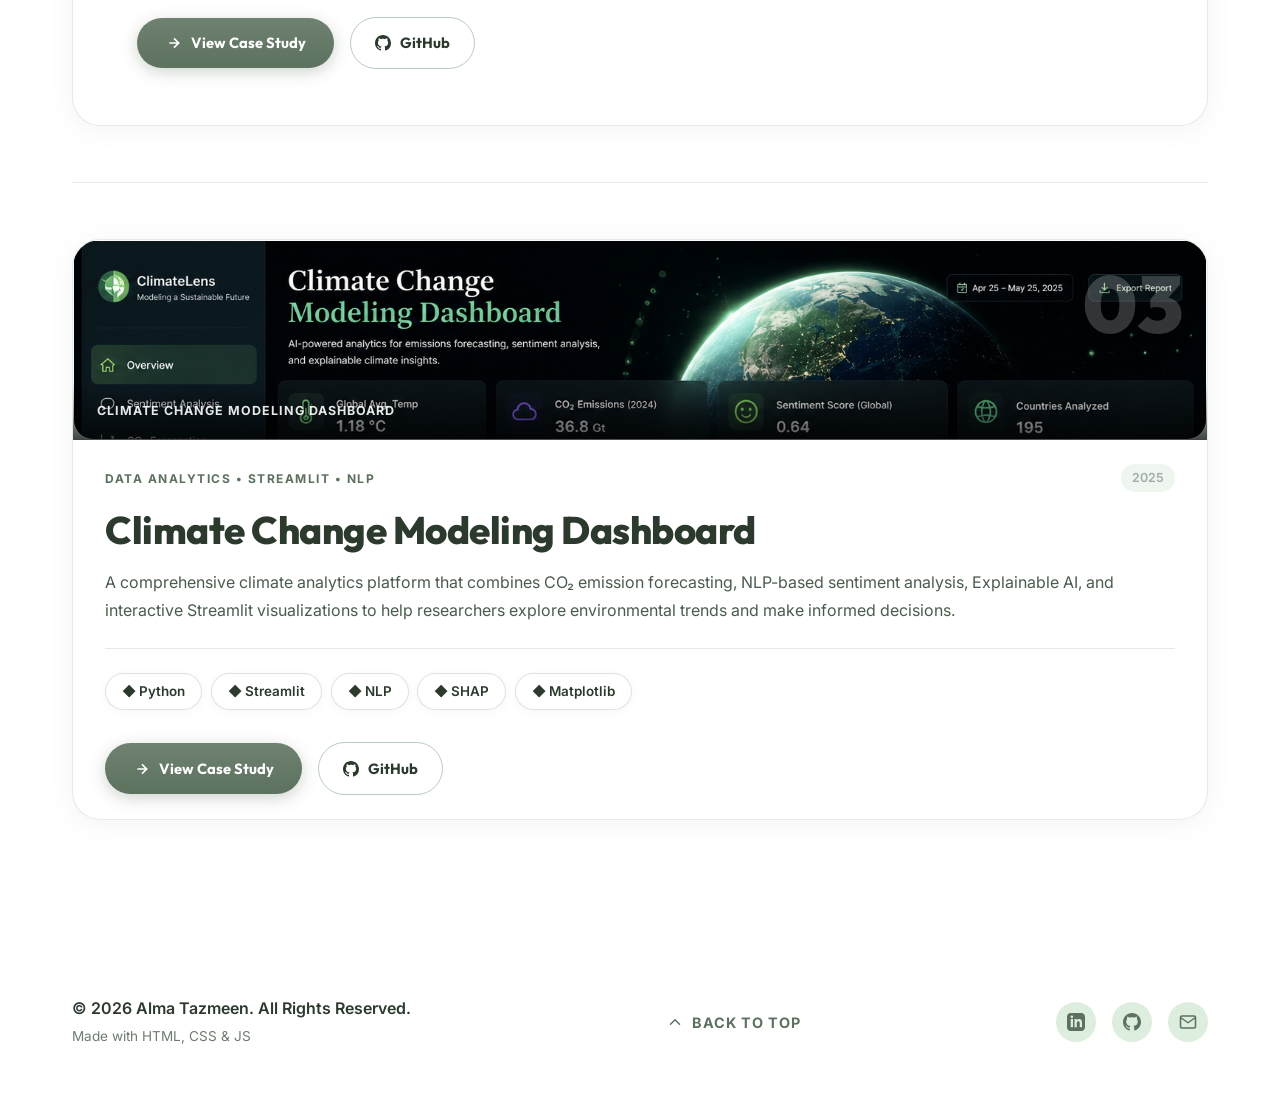
<file: projects.html>
<!DOCTYPE html>
<html lang="en">

<head>
    <meta charset="UTF-8">
    <meta name="viewport" content="width=device-width, initial-scale=1.0">
    <title>Projects | Alma Tazmeen</title>
    <meta name="description" content="Projects by Alma Tazmeen — AI Engineer and Software Developer.">
    <link rel="stylesheet" href="css/styles.css">
    <link rel="stylesheet" href="css/projects.css">
</head>

<body>

    <header id="navbar">
        <nav class="navbar">
            <a href="index.html" class="logo">
                <div class="logo-icon">AT</div>
                <span>Alma Tazmeen</span>
            </a>
            <ul class="nav-links">
                <li><a href="index.html">Home</a></li>
                <li><a href="about.html">About</a></li>
                <li><a class="active" href="projects.html">Projects</a></li>
                <li><a href="experience.html">Experience</a></li>
                <li><a href="achievements.html">Achievements</a></li>
                <li><a href="contact.html">Contact</a></li>
            </ul>
        </nav>
    </header>

    <!-- PAGE HERO -->
    <section class="proj-page-hero container fade-in">
        <div class="proj-eyebrow">Portfolio</div>
        <h1 class="proj-page-title">Selected Work</h1>
        <p class="proj-page-sub">AI, Machine Learning & Software Engineering Projects</p>
    </section>

    <!-- PROJECTS -->
    <main class="container proj-list">

        <!-- ── Skilligy ── -->
        <article class="pcard fade-in">
            <div class="pcard-image-wrap">

                <div class="pcard-image">

                    <img src="images/skilligy-dashboard.png" alt="Skilligy Dashboard" class="project-image">

                    <div class="pcard-image-label">
                        Skilligy — AI Interview Platform
                    </div>

                </div>

                <div class="pcard-number">
                    01
                </div>

            </div>
            <div class="pcard-body">
                <div class="pcard-meta">
                    <span class="pcard-category">AI &bull; Computer Vision &bull; LLM</span>
                    <span class="pcard-year">2025</span>
                </div>
                <h2 class="pcard-title">Skilligy</h2>
                <p class="pcard-desc">Skilligy is an AI-powered interview preparation platform that
                    evaluates candidates through text, voice, and video interviews. By integrating Whisper,
                    MediaPipe, OpenCV, FastAPI, and Large Language Models, it delivers personalized interview
                    feedback, communication analysis, and actionable improvement recommendations.</p>
                <div class="pcard-divider"></div>
                <div class="tech-chips">
                    <span class="tech-chip">&#9670; Python</span>
                    <span class="tech-chip">&#9670; FastAPI</span>
                    <span class="tech-chip">Whisper</span>
                    <span class="tech-chip">&#9670; MediaPipe</span>
                    <span class="tech-chip">&#9670; LLM</span>
                    <span class="tech-chip">&#9670; OpenCV</span>
                    <span class="tech-chip">&#9670; REST API </span>
                </div>
                <div class="pcard-actions">
                    <a href="skilligy.html" class="pcard-btn-primary">
                        <svg width="16" height="16" viewBox="0 0 24 24" fill="none" stroke="currentColor"
                            stroke-width="2.5">
                            <path d="M5 12h14M12 5l7 7-7 7" />
                        </svg>
                        View Case Study
                    </a>
                    <a href="https://github.com/Almatazmeen/Skilligy-AI-Interview-Platform.git" target="_blank"
                        class="pcard-btn-ghost">
                        <svg width="16" height="16" viewBox="0 0 24 24" fill="currentColor">
                            <path
                                d="M12 0C5.37 0 0 5.37 0 12c0 5.31 3.435 9.795 8.205 11.385.6.105.825-.255.825-.57 0-.285-.015-1.23-.015-2.235-3.015.555-3.795-.735-4.035-1.41-.135-.345-.72-1.41-1.23-1.695-.42-.225-1.02-.78-.015-.795.945-.015 1.62.87 1.845 1.23 1.08 1.815 2.805 1.305 3.495.99.105-.78.42-1.305.765-1.605-2.67-.3-5.46-1.335-5.46-5.925 0-1.305.465-2.385 1.23-3.225-.12-.3-.54-1.53.12-3.18 0 0 1.005-.315 3.3 1.23.96-.27 1.98-.405 3-.405s2.04.135 3 .405c2.295-1.56 3.3-1.23 3.3-1.23.66 1.65.24 2.88.12 3.18.765.84 1.23 1.905 1.23 3.225 0 4.605-2.805 5.625-5.475 5.925.435.375.81 1.095.81 2.22 0 1.605-.015 2.895-.015 3.3 0 .315.225.69.825.57A12.02 12.02 0 0024 12c0-6.63-5.37-12-12-12z" />
                        </svg>
                        GitHub
                    </a>
                </div>
            </div>
        </article>

        <div class="proj-section-divider"></div>

        <!-- ── ShipmentSure ── -->
        <article class="pcard pcard-reverse fade-in">
            <div class="pcard-image-wrap">

                <div class="pcard-image">

                    <img src="images/shipmentsure-dashboard.png" alt="ShipmentSure Dashboard" class="project-image">

                    <div class="pcard-image-label">
                        ShipmentSure — Delay Prediction
                    </div>

                </div>

                <div class="pcard-number">
                    02
                </div>

            </div>
            <div class="pcard-body">
                <div class="pcard-meta">
                    <span class="pcard-category">Machine Learning &bull; XGBoost &bull; SHAP</span>
                    <span class="pcard-year">2025</span>
                </div>
                <h2 class="pcard-title">ShipmentSure</h2>
                <p class="pcard-desc">ShipmentSure is an intelligent logistics analytics platform that predicts
                    shipment delays using XGBoost and Explainable AI. The application combines predictive modeling,
                    SHAP-based explanations, interactive dashboards, route visualization, and automated email alerts
                    to support proactive logistics decisions.</p>
                <div class="pcard-divider"></div>
                <div class="tech-chips">
                    <span class="tech-chip">&#9670; Python</span>
                    <span class="tech-chip">&#9670; Flask</span>
                    <span class="tech-chip">&#9670; XGBoost</span>
                    <span class="tech-chip">&#9670; SHAP</span>
                    <span class="tech-chip">&#9670; SQLite</span>
                    <span class="tech-chip">&#9670; Pandas</span>
                </div>
                <div class="pcard-actions">
                    <a href="shipmentsure.html" class="pcard-btn-primary">
                        <svg width="16" height="16" viewBox="0 0 24 24" fill="none" stroke="currentColor"
                            stroke-width="2.5">
                            <path d="M5 12h14M12 5l7 7-7 7" />
                        </svg>
                        View Case Study
                    </a>
                    <a href="https://github.com" target="_blank" class="pcard-btn-ghost">
                        <svg width="16" height="16" viewBox="0 0 24 24" fill="currentColor">
                            <path
                                d="M12 0C5.37 0 0 5.37 0 12c0 5.31 3.435 9.795 8.205 11.385.6.105.825-.255.825-.57 0-.285-.015-1.23-.015-2.235-3.015.555-3.795-.735-4.035-1.41-.135-.345-.72-1.41-1.23-1.695-.42-.225-1.02-.78-.015-.795.945-.015 1.62.87 1.845 1.23 1.08 1.815 2.805 1.305 3.495.99.105-.78.42-1.305.765-1.605-2.67-.3-5.46-1.335-5.46-5.925 0-1.305.465-2.385 1.23-3.225-.12-.3-.54-1.53.12-3.18 0 0 1.005-.315 3.3 1.23.96-.27 1.98-.405 3-.405s2.04.135 3 .405c2.295-1.56 3.3-1.23 3.3-1.23.66 1.65.24 2.88.12 3.18.765.84 1.23 1.905 1.23 3.225 0 4.605-2.805 5.625-5.475 5.925.435.375.81 1.095.81 2.22 0 1.605-.015 2.895-.015 3.3 0 .315.225.69.825.57A12.02 12.02 0 0024 12c0-6.63-5.37-12-12-12z" />
                        </svg>
                        GitHub
                    </a>
                </div>
            </div>
        </article>

        <div class="proj-section-divider"></div>

        <!-- ── Climate Dashboard ── -->
        <article class="pcard fade-in">
            <div class="pcard-image-wrap">

                <div class="pcard-image">

                    <img src="images/climatedashboard.png" alt="Climate Change Modeling Dashboard"
                        class="project-image">

                    <div class="pcard-image-label">
                        Climate Change Modeling Dashboard
                    </div>

                </div>

                <div class="pcard-number">
                    03
                </div>

            </div>

            <div class="pcard-body">
                <div class="pcard-meta">
                    <span class="pcard-category">Data Analytics &bull; Streamlit &bull; NLP</span>
                    <span class="pcard-year">2025</span>
                </div>
                <h2 class="pcard-title">Climate Change Modeling Dashboard</h2>
                <p class="pcard-desc">A comprehensive climate analytics platform that combines CO₂ emission
                    forecasting, NLP-based sentiment analysis, Explainable AI, and interactive Streamlit
                    visualizations to help researchers explore environmental trends and make informed decisions.</p>
                <div class="pcard-divider"></div>
                <div class="tech-chips">
                    <span class="tech-chip">&#9670; Python</span>
                    <span class="tech-chip">&#9670; Streamlit</span>
                    <span class="tech-chip">&#9670; NLP</span>
                    <span class="tech-chip">&#9670; SHAP</span>
                    <span class="tech-chip">&#9670; Matplotlib</span>
                </div>
                <div class="pcard-actions">
                    <a href="climatedashboard.html" class="pcard-btn-primary">
                        <svg width="16" height="16" viewBox="0 0 24 24" fill="none" stroke="currentColor"
                            stroke-width="2.5">
                            <path d="M5 12h14M12 5l7 7-7 7" />
                        </svg>
                        View Case Study
                    </a>
                    <a href="https://github.com/Almatazmeen/Climate_Change_Modeling_Dashboard.git" target="_blank"
                        class="pcard-btn-ghost">
                        <svg width="16" height="16" viewBox="0 0 24 24" fill="currentColor">
                            <path
                                d="M12 0C5.37 0 0 5.37 0 12c0 5.31 3.435 9.795 8.205 11.385.6.105.825-.255.825-.57 0-.285-.015-1.23-.015-2.235-3.015.555-3.795-.735-4.035-1.41-.135-.345-.72-1.41-1.23-1.695-.42-.225-1.02-.78-.015-.795.945-.015 1.62.87 1.845 1.23 1.08 1.815 2.805 1.305 3.495.99.105-.78.42-1.305.765-1.605-2.67-.3-5.46-1.335-5.46-5.925 0-1.305.465-2.385 1.23-3.225-.12-.3-.54-1.53.12-3.18 0 0 1.005-.315 3.3 1.23.96-.27 1.98-.405 3-.405s2.04.135 3 .405c2.295-1.56 3.3-1.23 3.3-1.23.66 1.65.24 2.88.12 3.18.765.84 1.23 1.905 1.23 3.225 0 4.605-2.805 5.625-5.475 5.925.435.375.81 1.095.81 2.22 0 1.605-.015 2.895-.015 3.3 0 .315.225.69.825.57A12.02 12.02 0 0024 12c0-6.63-5.37-12-12-12z" />
                        </svg>
                        GitHub
                    </a>
                </div>
            </div>
        </article>

    </main>

    <!-- FOOTER -->
    <footer class="fade-in premium-footer">
        <div class="container footer-content-wrap">
            <div class="footer-left">
                <p class="copyright">© 2026 Alma Tazmeen. All Rights Reserved.</p>
                <p class="made-with">Made with HTML, CSS & JS</p>
            </div>
            <div class="footer-center">
                <a href="#" class="back-to-top" onclick="window.scrollTo({top:0, behavior:'smooth'}); return false;">
                    <svg viewBox="0 0 24 24" fill="none" stroke="currentColor" stroke-width="2" stroke-linecap="round"
                        stroke-linejoin="round">
                        <path d="M18 15l-6-6-6 6" />
                    </svg>
                    Back To Top
                </a>
            </div>
            <div class="footer-right social-links">
                <a href="https://linkedin.com" target="_blank" aria-label="LinkedIn"><svg viewBox="0 0 24 24"
                        fill="currentColor">
                        <path
                            d="M19 0h-14c-2.761 0-5 2.239-5 5v14c0 2.761 2.239 5 5 5h14c2.762 0 5-2.239 5-5v-14c0-2.761-2.238-5-5-5zm-11 19h-3v-11h3v11zm-1.5-12.268c-.966 0-1.75-.79-1.75-1.764s.784-1.764 1.75-1.764 1.75.79 1.75 1.764-.783 1.764-1.75 1.764zm13.5 12.268h-3v-5.604c0-3.368-4-3.113-4 0v5.604h-3v-11h3v1.765c1.396-2.586 7-2.777 7 2.476v6.759z" />
                    </svg></a>
                <a href="https://github.com" target="_blank" aria-label="GitHub"><svg viewBox="0 0 24 24"
                        fill="currentColor">
                        <path
                            d="M12 0c-6.626 0-12 5.373-12 12 0 5.302 3.438 9.8 8.207 11.387.599.111.793-.261.793-.577v-2.234c-3.338.726-4.033-1.416-4.033-1.416-.546-1.387-1.333-1.756-1.333-1.756-1.089-.745.083-.729.083-.729 1.205.084 1.839 1.237 1.839 1.237 1.07 1.834 2.807 1.304 3.492.997.107-.775.418-1.305.762-1.604-2.665-.305-5.467-1.334-5.467-5.931 0-1.311.469-2.381 1.236-3.221-.124-.303-.535-1.524.117-3.176 0 0 1.008-.322 3.301 1.23.957-.266 1.983-.399 3.003-.404 1.02.005 2.047.138 3.006.404 2.291-1.552 3.297-1.23 3.297-1.23.653 1.653.242 2.874.118 3.176.77.84 1.235 1.911 1.235 3.221 0 4.609-2.807 5.624-5.479 5.921.43.372.823 1.102.823 2.222v3.293c0 .319.192.694.801.576 4.765-1.589 8.199-6.086 8.199-11.386 0-6.627-5.373-12-12-12z" />
                    </svg></a>
                <a href="mailto:almazmeen@example.com" aria-label="Email"><svg viewBox="0 0 24 24" fill="none"
                        stroke="currentColor" stroke-width="2" stroke-linecap="round" stroke-linejoin="round">
                        <path d="M4 4h16c1.1 0 2 .9 2 2v12c0 1.1-.9 2-2 2H4c-1.1 0-2-.9-2-2V6c0-1.1.9-2 2-2z"></path>
                        <polyline points="22,6 12,13 2,6"></polyline>
                    </svg></a>
            </div>
        </div>
    </footer>

    <script src="js/main.js"></script>
</body>

</html>
</file>
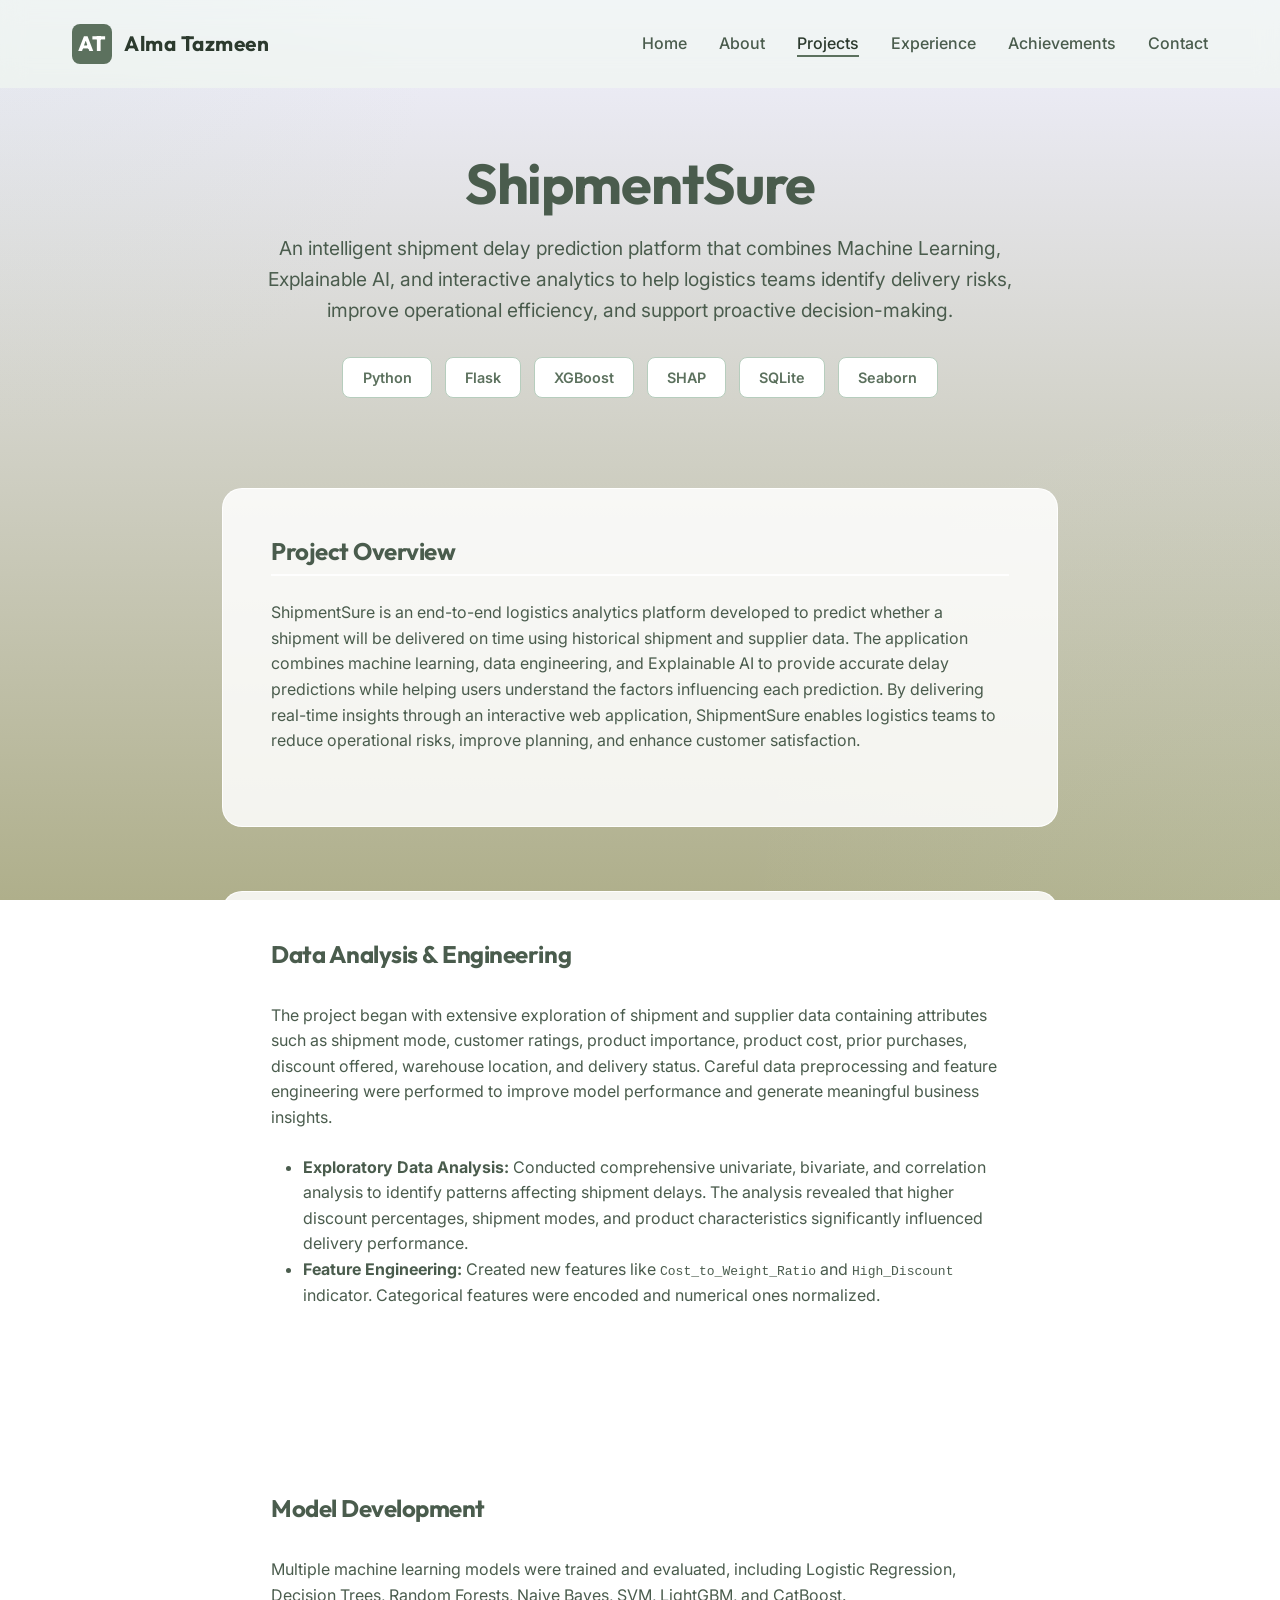
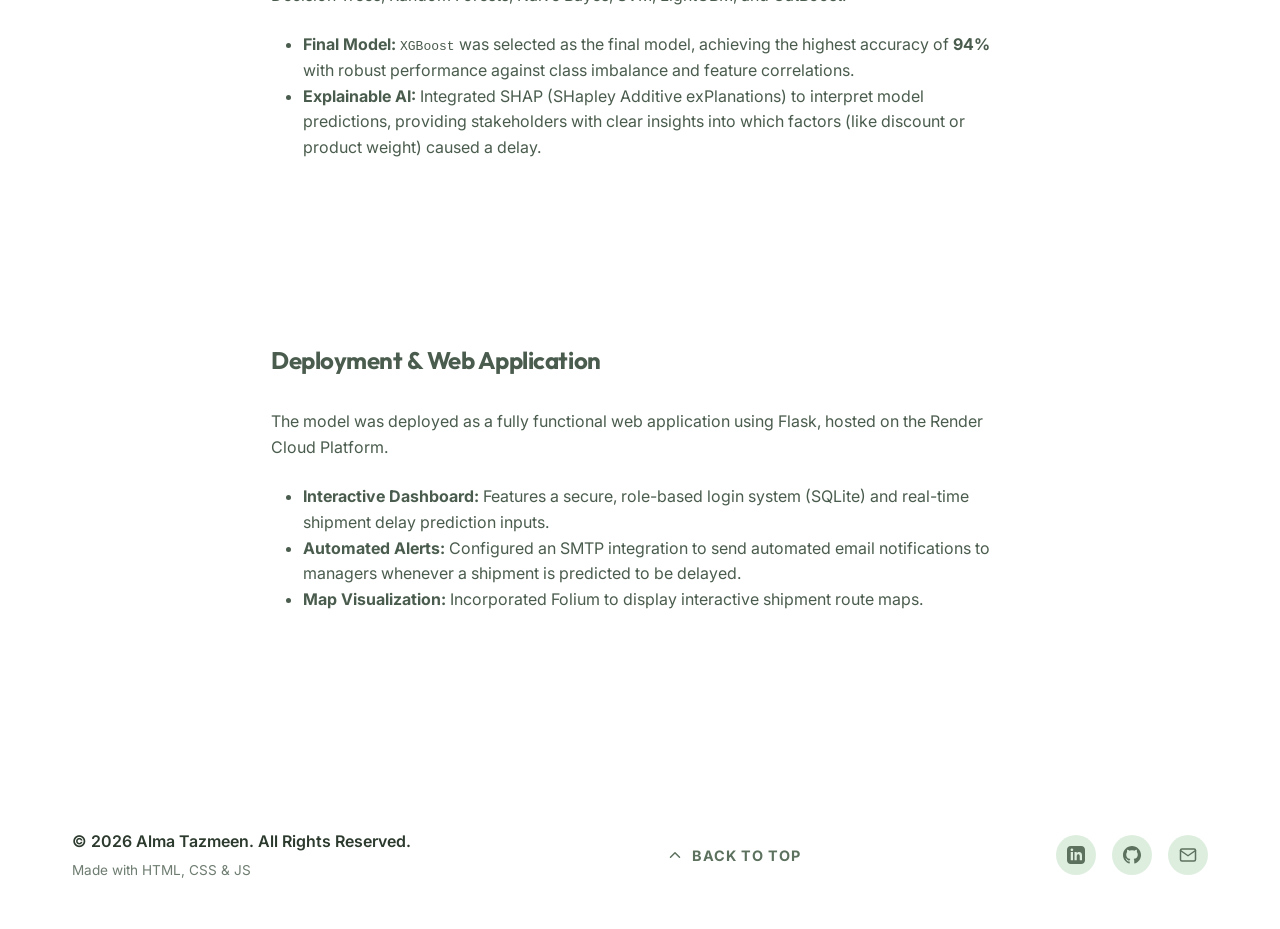
<file: shipmentsure.html>
<!DOCTYPE html>
<html lang="en">

<head>
    <meta charset="UTF-8">
    <meta name="viewport" content="width=device-width, initial-scale=1.0">
    <title>ShipmentSure - Case Study | Alma Tazmeen</title>
    <link rel="stylesheet" href="css/styles.css">
    <style>
        .case-study-hero {
            padding-top: 150px;
            padding-bottom: 50px;
            text-align: center;
        }

        .case-study-hero h1 {
            font-size: 3.5rem;
            margin-bottom: 1rem;
            color: var(--accent-primary);
        }

        .case-study-hero p {
            font-size: 1.2rem;
            color: var(--text-secondary);
            max-width: 800px;
            margin: 0 auto;
        }

        .case-study-content {
            max-width: 900px;
            margin: 0 auto 5rem;
        }

        .content-section {
            margin-bottom: 4rem;
            background: var(--card-bg);
            padding: 3rem;
            border-radius: 20px;
            border: 1px solid var(--card-border);
        }

        .content-section h2 {
            margin-bottom: 1.5rem;
            color: var(--text-primary);
            border-bottom: 2px solid var(--card-border);
            padding-bottom: 0.5rem;
        }

        .content-section h3 {
            margin: 1.5rem 0 1rem;
            color: var(--accent-primary);
        }

        .content-section ul {
            list-style-type: disc;
            margin-left: 2rem;
            margin-bottom: 1.5rem;
            color: var(--text-secondary);
        }

        .content-section p {
            color: var(--text-secondary);
            margin-bottom: 1.5rem;
        }
    </style>
</head>

<body>

    <!-- HEADER -->
    <header>
        <nav class="navbar">
            <a href="index.html" class="logo">
                <div class="logo-icon">AT</div>
                <span>Alma Tazmeen</span>
            </a>
            <ul class="nav-links">
                <li><a href="index.html">Home</a></li>
                <li><a href="about.html">About</a></li>
                <li><a class="active" href="projects.html">Projects</a></li>
                <li><a href="experience.html">Experience</a></li>
                <li><a href="achievements.html">Achievements</a></li>
                <li><a href="contact.html">Contact</a></li>
            </ul>
        </nav>
    </header>

    <!-- CASE STUDY HERO -->
    <section class="case-study-hero container fade-in">
        <h1>ShipmentSure</h1>
        <p>An intelligent shipment delay prediction platform that combines Machine Learning, Explainable AI, and
            interactive analytics to help logistics teams identify delivery risks, improve operational efficiency, and
            support proactive decision-making.</p>
        <div class="tech-tags" style="justify-content: center; margin-top: 2rem;">
            <span>Python</span><span>Flask</span><span>XGBoost</span><span>SHAP</span><span>SQLite</span><span>Seaborn</span>
        </div>
    </section>

    <!-- CASE STUDY CONTENT -->
    <section class="container case-study-content fade-in">
        <div class="content-section">
            <h2>Project Overview</h2>
            <p>ShipmentSure is an end-to-end logistics analytics platform developed to predict whether a shipment will
                be delivered on time using historical shipment and supplier data. The application combines machine
                learning, data engineering, and Explainable AI to provide accurate delay predictions while helping users
                understand the factors influencing each prediction. By delivering real-time insights through an
                interactive web application, ShipmentSure enables logistics teams to reduce operational risks, improve
                planning, and enhance customer satisfaction.</p>
        </div>

        <div class="content-section">
            <h2>Data Analysis & Engineering</h2>
            <p>The project began with extensive exploration of shipment and supplier data containing attributes such as
                shipment mode, customer ratings, product importance, product cost, prior purchases, discount offered,
                warehouse location, and delivery status. Careful data preprocessing and feature engineering were
                performed to improve model performance and generate meaningful business insights.</p>
            <ul>
                <li><strong>Exploratory Data Analysis:</strong> Conducted comprehensive univariate, bivariate, and
                    correlation analysis to identify patterns affecting shipment delays. The analysis revealed that
                    higher discount percentages, shipment modes, and product characteristics significantly influenced
                    delivery performance.</li>
                <li><strong>Feature Engineering:</strong> Created new features like <code>Cost_to_Weight_Ratio</code>
                    and <code>High_Discount</code> indicator. Categorical features were encoded and numerical ones
                    normalized.</li>
            </ul>
        </div>

        <div class="content-section">
            <h2>Model Development</h2>
            <p>Multiple machine learning models were trained and evaluated, including Logistic Regression, Decision
                Trees, Random Forests, Naive Bayes, SVM, LightGBM, and CatBoost.</p>
            <ul>
                <li><strong>Final Model:</strong> <code>XGBoost</code> was selected as the final model, achieving the
                    highest accuracy of <strong>94%</strong> with robust performance against class imbalance and feature
                    correlations.</li>
                <li><strong>Explainable AI:</strong> Integrated SHAP (SHapley Additive exPlanations) to interpret model
                    predictions, providing stakeholders with clear insights into which factors (like discount or product
                    weight) caused a delay.</li>
            </ul>
        </div>

        <div class="content-section">
            <h2>Deployment & Web Application</h2>
            <p>The model was deployed as a fully functional web application using Flask, hosted on the Render Cloud
                Platform.</p>
            <ul>
                <li><strong>Interactive Dashboard:</strong> Features a secure, role-based login system (SQLite) and
                    real-time shipment delay prediction inputs.</li>
                <li><strong>Automated Alerts:</strong> Configured an SMTP integration to send automated email
                    notifications to managers whenever a shipment is predicted to be delayed.</li>
                <li><strong>Map Visualization:</strong> Incorporated Folium to display interactive shipment route maps.
                </li>
            </ul>
        </div>
    </section>

    <!-- FOOTER -->
    <footer class="fade-in premium-footer">
        <div class="container footer-content-wrap">
            <div class="footer-left">
                <p class="copyright">© 2026 Alma Tazmeen. All Rights Reserved.</p>
                <p class="made-with">Made with HTML, CSS & JS</p>
            </div>
            <div class="footer-center">
                <a href="#" class="back-to-top" onclick="window.scrollTo({top:0, behavior:'smooth'}); return false;">
                    <svg viewBox="0 0 24 24" fill="none" stroke="currentColor" stroke-width="2" stroke-linecap="round"
                        stroke-linejoin="round">
                        <path d="M18 15l-6-6-6 6" />
                    </svg>
                    Back To Top
                </a>
            </div>
            <div class="footer-right social-links">
                <a href="https://linkedin.com" target="_blank" aria-label="LinkedIn"><svg viewBox="0 0 24 24"
                        fill="currentColor">
                        <path
                            d="M19 0h-14c-2.761 0-5 2.239-5 5v14c0 2.761 2.239 5 5 5h14c2.762 0 5-2.239 5-5v-14c0-2.761-2.238-5-5-5zm-11 19h-3v-11h3v11zm-1.5-12.268c-.966 0-1.75-.79-1.75-1.764s.784-1.764 1.75-1.764 1.75.79 1.75 1.764-.783 1.764-1.75 1.764zm13.5 12.268h-3v-5.604c0-3.368-4-3.113-4 0v5.604h-3v-11h3v1.765c1.396-2.586 7-2.777 7 2.476v6.759z" />
                    </svg></a>
                <a href="https://github.com" target="_blank" aria-label="GitHub"><svg viewBox="0 0 24 24"
                        fill="currentColor">
                        <path
                            d="M12 0c-6.626 0-12 5.373-12 12 0 5.302 3.438 9.8 8.207 11.387.599.111.793-.261.793-.577v-2.234c-3.338.726-4.033-1.416-4.033-1.416-.546-1.387-1.333-1.756-1.333-1.756-1.089-.745.083-.729.083-.729 1.205.084 1.839 1.237 1.839 1.237 1.07 1.834 2.807 1.304 3.492.997.107-.775.418-1.305.762-1.604-2.665-.305-5.467-1.334-5.467-5.931 0-1.311.469-2.381 1.236-3.221-.124-.303-.535-1.524.117-3.176 0 0 1.008-.322 3.301 1.23.957-.266 1.983-.399 3.003-.404 1.02.005 2.047.138 3.006.404 2.291-1.552 3.297-1.23 3.297-1.23.653 1.653.242 2.874.118 3.176.77.84 1.235 1.911 1.235 3.221 0 4.609-2.807 5.624-5.479 5.921.43.372.823 1.102.823 2.222v3.293c0 .319.192.694.801.576 4.765-1.589 8.199-6.086 8.199-11.386 0-6.627-5.373-12-12-12z" />
                    </svg></a>
                <a href="mailto:almazmeen@example.com" aria-label="Email"><svg viewBox="0 0 24 24" fill="none"
                        stroke="currentColor" stroke-width="2" stroke-linecap="round" stroke-linejoin="round">
                        <path d="M4 4h16c1.1 0 2 .9 2 2v12c0 1.1-.9 2-2 2H4c-1.1 0-2-.9-2-2V6c0-1.1.9-2 2-2z"></path>
                        <polyline points="22,6 12,13 2,6"></polyline>
                    </svg></a>
            </div>
        </div>
    </footer>

    <script src="js/main.js"></script>
</body>

</html>
</file>
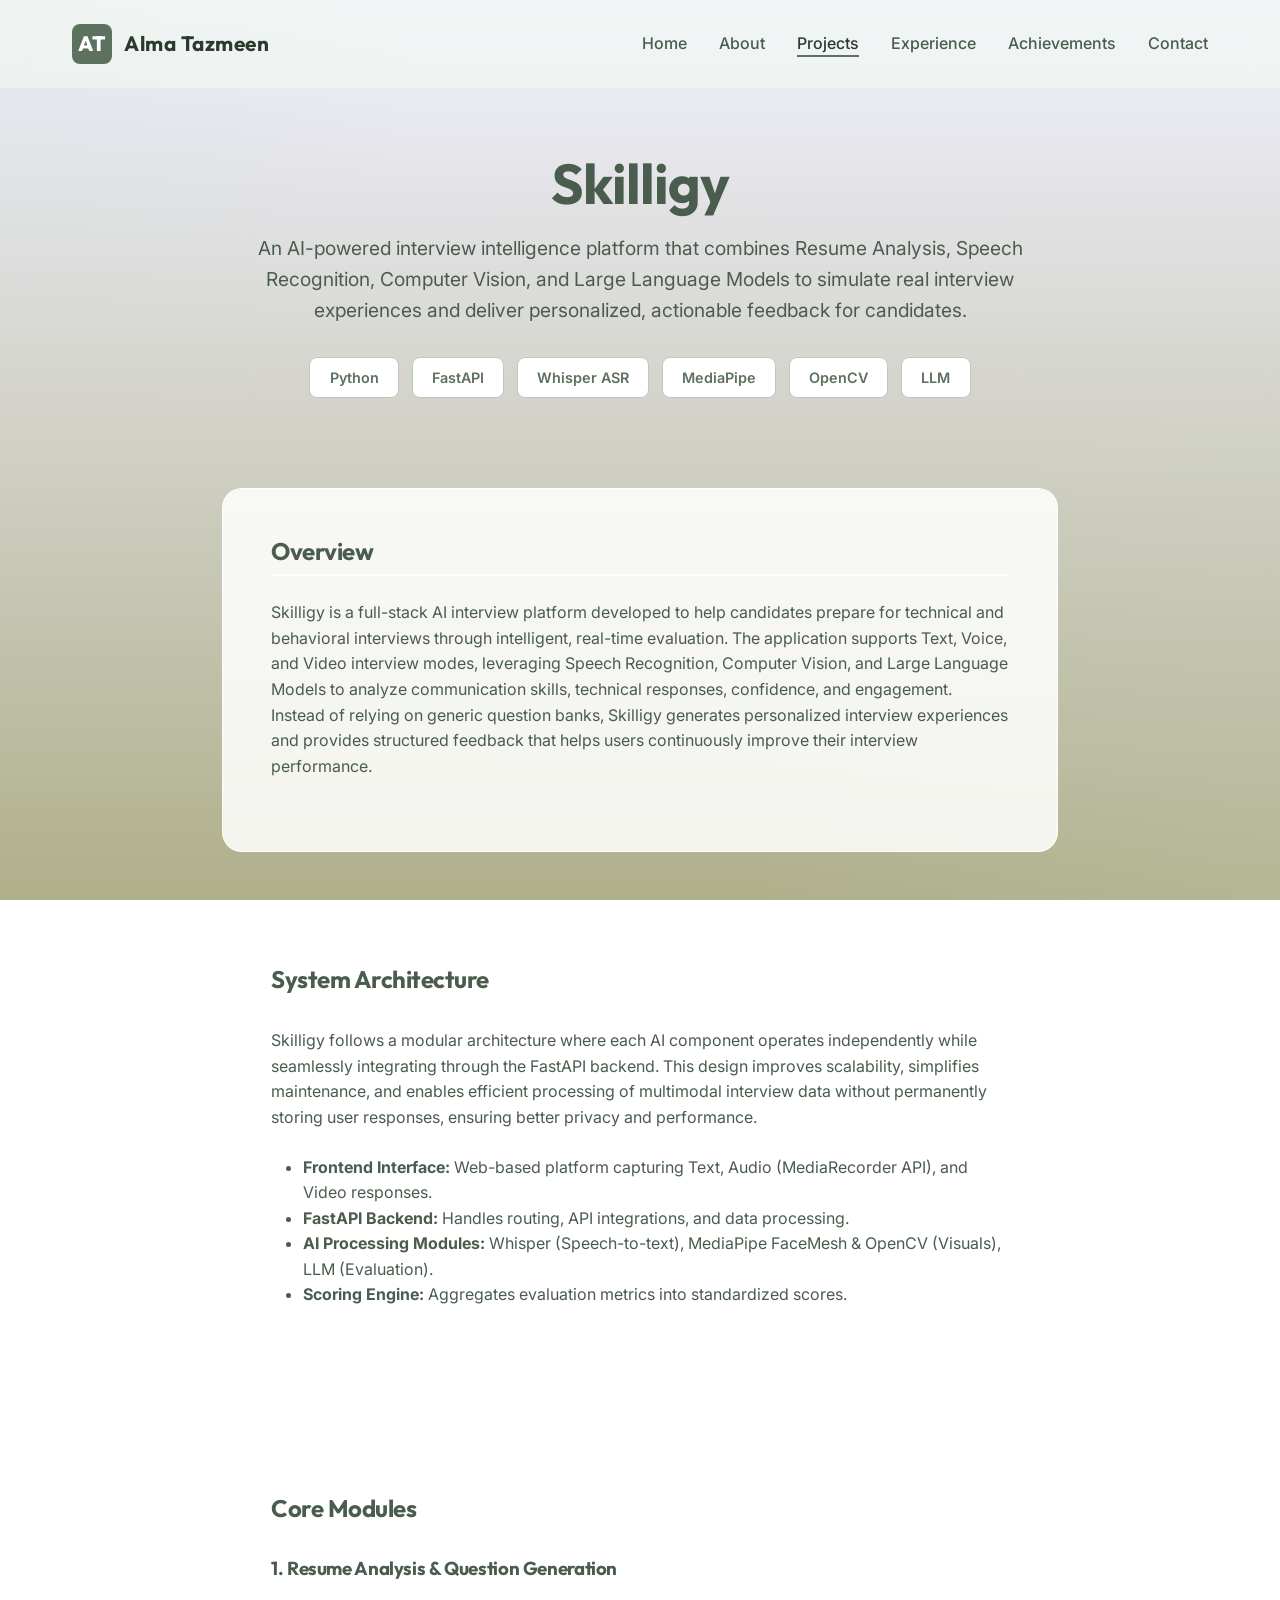
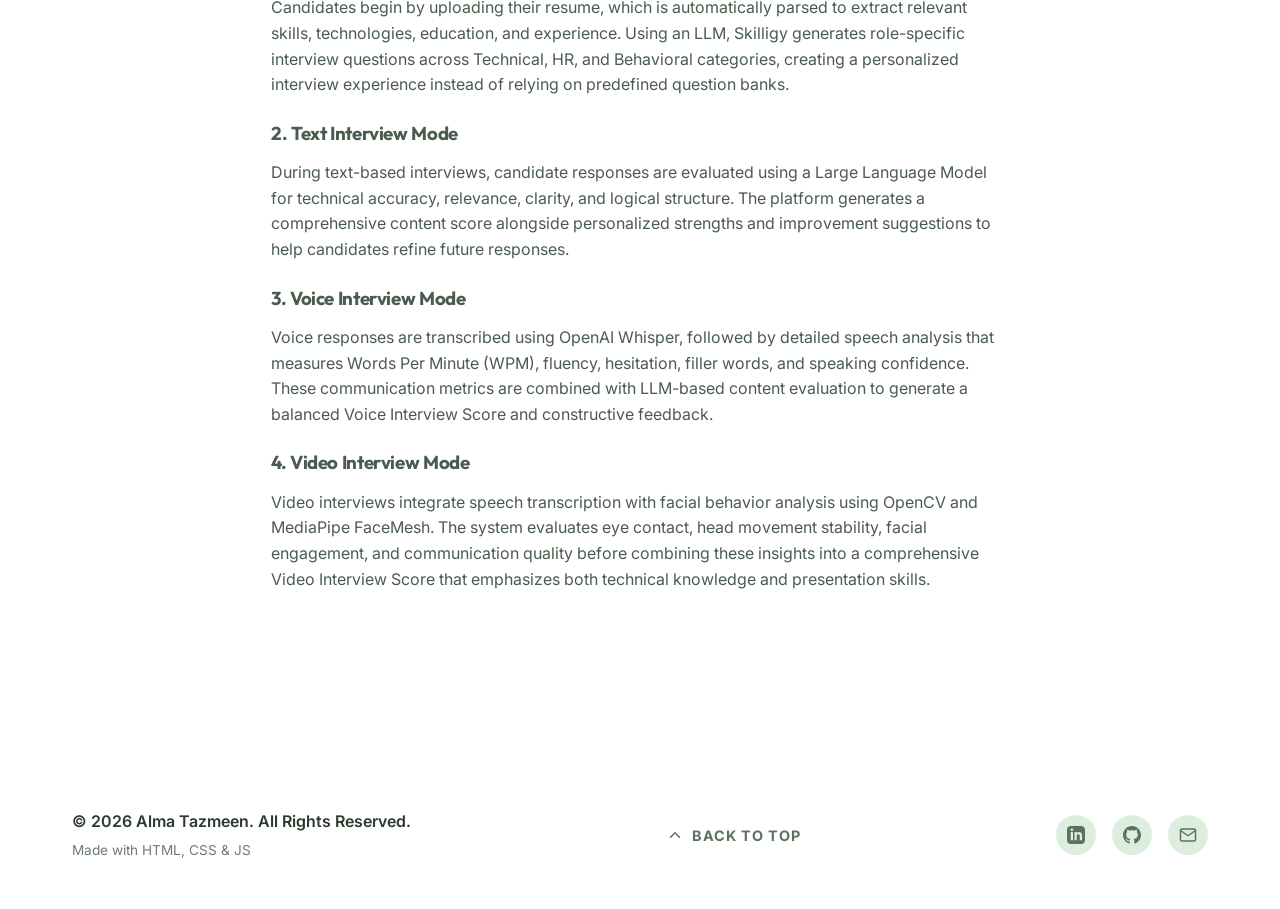
<file: skilligy.html>
<!DOCTYPE html>
<html lang="en">

<head>
    <meta charset="UTF-8">
    <meta name="viewport" content="width=device-width, initial-scale=1.0">
    <title>Skilligy - Case Study | Alma Tazmeen</title>
    <link rel="stylesheet" href="css/styles.css">
    <style>
        .case-study-hero {
            padding-top: 150px;
            padding-bottom: 50px;
            text-align: center;
        }

        .case-study-hero h1 {
            font-size: 3.5rem;
            margin-bottom: 1rem;
            color: var(--accent-primary);
        }

        .case-study-hero p {
            font-size: 1.2rem;
            color: var(--text-secondary);
            max-width: 800px;
            margin: 0 auto;
        }

        .case-study-content {
            max-width: 900px;
            margin: 0 auto 5rem;
        }

        .content-section {
            margin-bottom: 4rem;
            background: var(--card-bg);
            padding: 3rem;
            border-radius: 20px;
            border: 1px solid var(--card-border);
        }

        .content-section h2 {
            margin-bottom: 1.5rem;
            color: var(--text-primary);
            border-bottom: 2px solid var(--card-border);
            padding-bottom: 0.5rem;
        }

        .content-section h3 {
            margin: 1.5rem 0 1rem;
            color: var(--accent-primary);
        }

        .content-section ul {
            list-style-type: disc;
            margin-left: 2rem;
            margin-bottom: 1.5rem;
            color: var(--text-secondary);
        }

        .content-section p {
            color: var(--text-secondary);
            margin-bottom: 1.5rem;
        }
    </style>
</head>

<body>

    <!-- HEADER -->
    <header>
        <nav class="navbar">
            <a href="index.html" class="logo">
                <div class="logo-icon">AT</div>
                <span>Alma Tazmeen</span>
            </a>
            <ul class="nav-links">
                <li><a href="index.html">Home</a></li>
                <li><a href="about.html">About</a></li>
                <li><a class="active" href="projects.html">Projects</a></li>
                <li><a href="experience.html">Experience</a></li>
                <li><a href="achievements.html">Achievements</a></li>
                <li><a href="contact.html">Contact</a></li>
            </ul>
        </nav>
    </header>

    <!-- CASE STUDY HERO -->
    <section class="case-study-hero container fade-in">
        <h1>Skilligy</h1>

        <p>
            An AI-powered interview intelligence platform that combines Resume Analysis, Speech Recognition, Computer
            Vision, and Large Language Models to simulate real interview experiences and deliver personalized,
            actionable feedback for candidates.
        </p>
        <div class="tech-tags" style="justify-content: center; margin-top: 2rem;">
            <span>Python</span><span>FastAPI</span><span>Whisper
                ASR</span><span>MediaPipe</span><span>OpenCV</span><span>LLM</span>
        </div>
    </section>

    <!-- CASE STUDY CONTENT -->
    <section class="container case-study-content fade-in">
        <section class="content-section">

            <h2>Overview</h2>

            <p>Skilligy is a full-stack AI interview platform developed to help candidates prepare for technical and
                behavioral interviews through intelligent, real-time evaluation. The application supports Text, Voice,
                and Video interview modes, leveraging Speech Recognition, Computer Vision, and Large Language Models to
                analyze communication skills, technical responses, confidence, and engagement. Instead of relying on
                generic question banks, Skilligy generates personalized interview experiences and provides structured
                feedback that helps users continuously improve their interview performance.


            </p>

        </section>

        <div class="content-section">
            <h2>System Architecture</h2>
            <p>

                Skilligy follows a modular architecture where each AI component operates independently while seamlessly
                integrating through
                the FastAPI backend. This design improves scalability, simplifies maintenance, and enables efficient
                processing of
                multimodal interview data without permanently storing user responses, ensuring better privacy and
                performance.

            </p>
            <ul>
                <li><strong>Frontend Interface:</strong> Web-based platform capturing Text, Audio (MediaRecorder API),
                    and Video responses.</li>
                <li><strong>FastAPI Backend:</strong> Handles routing, API integrations, and data processing.</li>
                <li><strong>AI Processing Modules:</strong> Whisper (Speech-to-text), MediaPipe FaceMesh & OpenCV
                    (Visuals), LLM (Evaluation).</li>
                <li><strong>Scoring Engine:</strong> Aggregates evaluation metrics into standardized scores.</li>
            </ul>
        </div>

        <div class="content-section">
            <h2>Core Modules</h2>

            <h3>1. Resume Analysis & Question Generation</h3>
            <p>

                Candidates begin by uploading their resume, which is automatically parsed to extract relevant skills,
                technologies, education,
                and experience. Using an LLM, Skilligy generates role-specific interview questions across Technical, HR,
                and Behavioral categories,
                creating a personalized interview experience instead of relying on predefined question banks.

            </p>
            <h3>2. Text Interview Mode</h3>
            <p>

                During text-based interviews, candidate responses are evaluated using a Large Language Model for
                technical accuracy, relevance,
                clarity, and logical structure. The platform generates a comprehensive content score alongside
                personalized strengths and improvement
                suggestions to help candidates refine future responses.

            </p>
            <h3>3. Voice Interview Mode</h3>
            <p>

                Voice responses are transcribed using OpenAI Whisper, followed by detailed speech analysis that measures
                Words
                Per Minute (WPM), fluency, hesitation, filler words, and speaking confidence. These communication
                metrics are
                combined with LLM-based content evaluation to generate a balanced Voice Interview Score and constructive
                feedback.

            </p>

            <h3>4. Video Interview Mode</h3>
            <p>

                Video interviews integrate speech transcription with facial behavior analysis using OpenCV and MediaPipe
                FaceMesh. The system
                evaluates eye contact, head movement stability, facial engagement, and communication quality before
                combining these insights
                into a comprehensive Video Interview Score that emphasizes both technical knowledge and presentation
                skills.

            </p>
        </div>
    </section>

    <!-- FOOTER -->
    <footer class="fade-in premium-footer">
        <div class="container footer-content-wrap">
            <div class="footer-left">
                <p class="copyright">© 2026 Alma Tazmeen. All Rights Reserved.</p>
                <p class="made-with">Made with HTML, CSS & JS</p>
            </div>
            <div class="footer-center">
                <a href="#" class="back-to-top" onclick="window.scrollTo({top:0, behavior:'smooth'}); return false;">
                    <svg viewBox="0 0 24 24" fill="none" stroke="currentColor" stroke-width="2" stroke-linecap="round"
                        stroke-linejoin="round">
                        <path d="M18 15l-6-6-6 6" />
                    </svg>
                    Back To Top
                </a>
            </div>
            <div class="footer-right social-links">
                <a href="https://linkedin.com" target="_blank" aria-label="LinkedIn"><svg viewBox="0 0 24 24"
                        fill="currentColor">
                        <path
                            d="M19 0h-14c-2.761 0-5 2.239-5 5v14c0 2.761 2.239 5 5 5h14c2.762 0 5-2.239 5-5v-14c0-2.761-2.238-5-5-5zm-11 19h-3v-11h3v11zm-1.5-12.268c-.966 0-1.75-.79-1.75-1.764s.784-1.764 1.75-1.764 1.75.79 1.75 1.764-.783 1.764-1.75 1.764zm13.5 12.268h-3v-5.604c0-3.368-4-3.113-4 0v5.604h-3v-11h3v1.765c1.396-2.586 7-2.777 7 2.476v6.759z" />
                    </svg></a>
                <a href="https://github.com" target="_blank" aria-label="GitHub"><svg viewBox="0 0 24 24"
                        fill="currentColor">
                        <path
                            d="M12 0c-6.626 0-12 5.373-12 12 0 5.302 3.438 9.8 8.207 11.387.599.111.793-.261.793-.577v-2.234c-3.338.726-4.033-1.416-4.033-1.416-.546-1.387-1.333-1.756-1.333-1.756-1.089-.745.083-.729.083-.729 1.205.084 1.839 1.237 1.839 1.237 1.07 1.834 2.807 1.304 3.492.997.107-.775.418-1.305.762-1.604-2.665-.305-5.467-1.334-5.467-5.931 0-1.311.469-2.381 1.236-3.221-.124-.303-.535-1.524.117-3.176 0 0 1.008-.322 3.301 1.23.957-.266 1.983-.399 3.003-.404 1.02.005 2.047.138 3.006.404 2.291-1.552 3.297-1.23 3.297-1.23.653 1.653.242 2.874.118 3.176.77.84 1.235 1.911 1.235 3.221 0 4.609-2.807 5.624-5.479 5.921.43.372.823 1.102.823 2.222v3.293c0 .319.192.694.801.576 4.765-1.589 8.199-6.086 8.199-11.386 0-6.627-5.373-12-12-12z" />
                    </svg></a>
                <a href="mailto:almazmeen@example.com" aria-label="Email"><svg viewBox="0 0 24 24" fill="none"
                        stroke="currentColor" stroke-width="2" stroke-linecap="round" stroke-linejoin="round">
                        <path d="M4 4h16c1.1 0 2 .9 2 2v12c0 1.1-.9 2-2 2H4c-1.1 0-2-.9-2-2V6c0-1.1.9-2 2-2z"></path>
                        <polyline points="22,6 12,13 2,6"></polyline>
                    </svg></a>
            </div>
        </div>
    </footer>

    <script src="js/main.js"></script>
</body>

</html>
</file>
<file: css/styles.css>
@import url('https://fonts.googleapis.com/css2?family=Inter:wght@300;400;500;600&family=Outfit:wght@300;400;500;600;700;800&display=swap');

:root {
  /* Sage Green Palette */
  --bg-main: #f2f9f1;
  --bg-secondary: #ddeedf;
  --accent-light: #b6cdbd;
  --accent-dark: #5c715e;

  /* Derived Colors for Polish */
  --text-heading: #2c3a2e;
  --text-body: #4a5c4d;

  --card-bg: rgba(255, 255, 255, 0.85);
  --card-border: rgba(255, 255, 255, 0.9);
  --card-hover-border: var(--accent-light);

  --shadow-soft: 0 10px 40px rgba(92, 113, 94, 0.18);
  --shadow-hover: 0 25px 60px rgba(92, 113, 94, 0.18);

  --font-heading: 'Outfit', sans-serif;
  --font-body: 'Inter', sans-serif;

  --transition: all 0.4s cubic-bezier(0.25, 0.8, 0.25, 1);
}

* {
  margin: 0;
  padding: 0;
  box-sizing: border-box;
}

body {
  font-family: var(--font-body);
  color: var(--text-body);
  line-height: 1.6;
  overflow-x: hidden;
  min-height: 100vh;

  background:
    radial-gradient(circle at top left,
      rgba(182, 205, 189, .11),
      transparent 28%),

    radial-gradient(circle at bottom right,
      rgba(221, 238, 223, .11),
      transparent 35%),

    linear-gradient(180deg,
      #f1f1ff 0%,
      #afaf8b 100%);

  background-attachment: fixed;
}



.home-page {
  background: radial-gradient(circle at top left,
      rgba(182, 205, 189, .08),
      transparent 28%),

    radial-gradient(circle at bottom right,
      rgba(221, 238, 223, .08),
      transparent 35%),

    linear-gradient(180deg,
      #f1f1ff 0%,
      #afaf8b 100%);

  background-size: 400% 400%;
  animation: gradientBG 15s ease infinite;
  background-attachment: fixed;
}

h1,
h2,
h3,
h4,
h5,
h6 {
  font-family: var(--font-heading);
  font-weight: 700;
  color: var(--text-heading);
  line-height: 1.2;
  letter-spacing: -0.02em;
}

a {
  text-decoration: none;
  color: var(--text-body);
  transition: var(--transition);
}

ul {
  list-style: none;
}

.container {
  max-width: 1200px;
  margin: 0 auto;
  padding: 0 2rem;
}

/* ===========================
   HEADER & NAV
============================ */
header {
  position: fixed;
  top: 0;
  width: 100%;
  z-index: 1000;
  background: rgba(242, 249, 241, 0.6);
  backdrop-filter: blur(12px);
  -webkit-backdrop-filter: blur(12px);
  transition: var(--transition);
}

.navbar {
  display: flex;
  justify-content: space-between;
  align-items: center;
  padding: 1.5rem 2rem;
  max-width: 1200px;
  margin: 0 auto;
}

.logo {
  display: flex;
  align-items: center;
  gap: 0.75rem;
  font-family: var(--font-heading);
  font-size: 1.3rem;
  font-weight: 700;
  color: var(--text-heading);
  letter-spacing: 0.5px;
}

.logo-icon {
  background: var(--accent-dark);
  color: #fff;
  width: 40px;
  height: 40px;
  display: flex;
  justify-content: center;
  align-items: center;
  border-radius: 8px;
  font-weight: 800;
}

.nav-links {
  display: flex;
  gap: 2rem;
}

.nav-links li a {
  font-size: 1rem;
  font-weight: 500;
  position: relative;
  color: var(--text-body);
}

.nav-links li a::after {
  content: '';
  position: absolute;
  bottom: -4px;
  left: 0;
  width: 0;
  height: 2px;
  background: var(--accent-dark);
  transition: var(--transition);
}

.nav-links li a:hover::after,
.nav-links li a.active::after {
  width: 100%;
}

.nav-links li a:hover,
.nav-links li a.active {
  color: var(--text-heading);
}

.resume-btn {
  padding: 0.6rem 1.5rem;
  border: 1.5px solid var(--accent-dark);
  color: var(--accent-dark);
  border-radius: 8px;
  font-weight: 600;
}

.resume-btn:hover {
  background: var(--accent-dark);
  color: #fff;
  box-shadow: 0 4px 15px rgba(92, 113, 94, 0.2);
}

/* ===========================
   BUTTONS
============================ */
.btn {
  display: inline-block;
  padding: 1rem 2.5rem;
  border-radius: 8px;
  font-weight: 600;
  font-family: var(--font-heading);
  transition: all 0.4s cubic-bezier(0.25, 0.8, 0.25, 1);
  cursor: pointer;
  border: 2px solid transparent;
  font-size: 1rem;
}

.btn-primary {
  background: linear-gradient(135deg, var(--accent-dark), #4a5c4b);
  color: #fff;
  border: none;
}

.btn-primary:hover {
  transform: translateY(-4px) scale(1.03);
  box-shadow: 0 12px 30px rgba(92, 113, 94, 0.4);
}

.btn-secondary {
  background: transparent;
  border-color: var(--accent-dark);
  color: var(--accent-dark);
}

.btn-secondary:hover {
  background: var(--bg-secondary);
  transform: translateY(-4px) scale(1.03);
  box-shadow: 0 8px 20px rgba(92, 113, 94, 0.15);
}

.btn-outline {
  display: inline-block;
  padding: 0.8rem 1.8rem;
  border: 2px solid var(--accent-light);
  border-radius: 8px;
  color: var(--text-heading);
  font-weight: 600;
  font-size: 0.95rem;
  transition: all 0.4s cubic-bezier(0.25, 0.8, 0.25, 1);
}

.btn-outline:hover {
  background: var(--accent-light);
  color: var(--text-heading);
  transform: translateY(-3px) scale(1.03);
  box-shadow: 0 8px 20px rgba(92, 113, 94, 0.25);
}

/* ===========================
   HERO SECTION
============================ */
.hero {
  min-height: 100vh;
  display: flex;
  align-items: center;
  padding-top: 100px;
}

.hero-content {
  display: grid;
  grid-template-columns: 1.2fr 0.8fr;
  gap: 3rem;
  align-items: center;
  background: var(--card-bg);
  backdrop-filter: blur(20px);
  -webkit-backdrop-filter: blur(20px);
  padding: 4rem;
  border-radius: 30px;
  box-shadow: var(--shadow-soft);
  border: 1px solid var(--card-border);
}

.hero-badge {
  display: inline-block;
  padding: 0.5rem 1.2rem;
  background: var(--bg-secondary);
  color: var(--accent-dark);
  border-radius: 20px;
  font-size: 0.85rem;
  font-weight: 600;
  margin-bottom: 1.5rem;
  letter-spacing: 1px;
  text-transform: uppercase;
}

.hero-text h1 {
  font-size: 4.5rem;
  margin-bottom: 1.5rem;
  line-height: 1.1;
  letter-spacing: -1px;
}

.hero-text h1 span {
  color: var(--accent-dark);
  position: relative;
}

.hero-text h1 span::after {
  content: '';
  position: absolute;
  width: 100%;
  height: 30%;
  background: var(--bg-secondary);
  bottom: 5px;
  left: 0;
  z-index: -1;
  border-radius: 4px;
}

.hero-text h2 {
  font-size: 1.8rem;
  color: var(--text-body);
  font-weight: 400;
  margin-bottom: 1.5rem;
  line-height: 1.4;
}

.hero-text p {
  font-size: 1.15rem;
  margin-bottom: 2.5rem;
  max-width: 90%;
  color: var(--text-body);
}

.hero-buttons {
  display: flex;
  gap: 1.5rem;
}

/* Hero Image Card */
.hero-visual {
  position: relative;
}

.hero-image-card {
  width: 100%;
  aspect-ratio: 4/5;
  background: var(--bg-secondary);
  border-radius: 24px;
  overflow: hidden;
  box-shadow: var(--shadow-hover);
  position: relative;
  z-index: 2;
  border: 8px solid #ffffff;
}

.hero-image-card img {
  width: 100%;
  height: 100%;
  object-fit: cover;
}

.hero-shape-bg {
  position: absolute;
  top: -20px;
  right: -20px;
  width: 100%;
  height: 100%;
  background: var(--accent-light);
  border-radius: 24px;
  z-index: 1;
}

/* ===========================
   SECTION TITLES
============================ */
.section {
  padding: 5rem 0;
}

.section-title {
  text-align: center;
  margin-bottom: 3.5rem;
}

.section-title span {
  color: var(--accent-dark);
  font-weight: 700;
  letter-spacing: 2px;
  text-transform: uppercase;
  font-size: 0.95rem;
  display: block;
  margin-bottom: 0.8rem;
}

.section-title h2 {
  font-size: 3rem;
  letter-spacing: -0.5px;
}

/* ===========================
   STATS GRID
============================ */
.stats-grid {
  display: grid;
  grid-template-columns: repeat(4, 1fr);
  gap: 2rem;
  margin-bottom: 4rem;
}

.stat-card {
  background: var(--card-bg);
  backdrop-filter: blur(10px);
  -webkit-backdrop-filter: blur(10px);
  border: 1px solid var(--card-border);
  padding: 3rem 2rem;
  border-radius: 20px;
  text-align: center;
  box-shadow: var(--shadow-soft);
  transition: var(--transition);
}

.stat-card:hover {
  transform: translateY(-10px) scale(1.02);
  box-shadow: 0 20px 40px rgba(92, 113, 94, 0.25);
  border-color: var(--accent-light);
}

.stat-card h3 {
  font-size: 4rem;
  color: var(--accent-dark);
  margin-bottom: 0.5rem;
  line-height: 1;
}

.stat-card p {
  color: var(--text-heading);
  font-weight: 600;
  text-transform: uppercase;
  letter-spacing: 1.5px;
  font-size: 0.95rem;
}

/* ===========================
   SERVICES / WHAT I BUILD
============================ */
.services-grid {
  display: grid;
  grid-template-columns: repeat(2, 1fr);
  gap: 3rem;
}

.service-card {
  background: var(--card-bg);
  backdrop-filter: blur(10px);
  border: 1px solid var(--card-border);
  padding: 3.5rem;
  border-radius: 24px;
  box-shadow: var(--shadow-soft);
  transition: var(--transition);
  display: flex;
  flex-direction: column;
  align-items: flex-start;
}

.service-card:hover {
  transform: translateY(-10px) scale(1.02);
  box-shadow: 0 20px 40px rgba(92, 113, 94, 0.25);
  border-color: var(--accent-light);
}

.service-icon {
  width: 65px;
  height: 65px;
  background: var(--bg-secondary);
  border-radius: 14px;
  display: flex;
  align-items: center;
  justify-content: center;
  margin-bottom: 2rem;
  color: var(--accent-dark);
}

.service-icon svg {
  width: 32px;
  height: 32px;
  fill: currentColor;
}

.service-card h3 {
  font-size: 1.8rem;
  margin-bottom: 1rem;
}

.service-card p {
  font-size: 1.1rem;
}

/* ===========================
   PROJECTS
============================ */
.project-card {
  display: grid;
  grid-template-columns: 1.1fr 0.9fr;
  gap: 4rem;
  align-items: center;
  margin-bottom: 5rem;
  background: var(--card-bg);
  backdrop-filter: blur(10px);
  border-radius: 30px;
  padding: 3.5rem;
  box-shadow: var(--shadow-soft);
  border: 1px solid var(--card-border);
  transition: var(--transition);
}

.project-card:hover {
  transform: translateY(-10px);
  box-shadow: 0 20px 40px rgba(92, 113, 94, 0.25);
  border-color: var(--accent-light);
}

.project-card.reverse {
  grid-template-columns: 0.9fr 1.1fr;
  direction: rtl;
}

.project-card.reverse>* {
  direction: ltr;
}

.project-content span {
  display: inline-block;
  color: var(--text-heading);
  background: var(--bg-secondary);
  padding: 0.4rem 1rem;
  border-radius: 20px;
  font-weight: 600;
  font-size: 0.85rem;
  text-transform: uppercase;
  letter-spacing: 1.5px;
  margin-bottom: 1.5rem;
}

.project-content h3 {
  font-size: 2.8rem;
  margin-bottom: 1.5rem;
}

.project-content p {
  font-size: 1.15rem;
  margin-bottom: 2rem;
}

.tech-tags {
  display: flex;
  flex-wrap: wrap;
  gap: 0.8rem;
  margin-bottom: 2.5rem;
}

.tech-tags span {
  background: #ffffff;
  color: var(--accent-dark);
  border: 1px solid var(--accent-light);
  padding: 0.5rem 1.2rem;
  border-radius: 8px;
  font-size: 0.9rem;
  font-weight: 600;
}

.project-image {
  border-radius: 20px;
  overflow: hidden;
  box-shadow: var(--shadow-soft);
  aspect-ratio: 16/11;
  background: var(--bg-secondary);
  border: 1px solid var(--card-border);
}

.project-image img {
  width: 100%;
  height: 100%;
  object-fit: cover;
  transition: transform 0.6s ease;
}

.project-card:hover .project-image img {
  transform: scale(1.04);
}

/* ===========================
   CASE STUDY / ABOUT / TIMELINE
============================ */
.page-hero {
  padding-top: 110px;
  padding-bottom: 30px;
  text-align: center;
}

.page-hero h1 {
  font-size: 3.5rem;
  margin-bottom: 1rem;
  letter-spacing: -1px;
}

.page-hero p {
  font-size: 1.25rem;
  max-width: 800px;
  margin: 0 auto;
  color: var(--text-body);
}

.content-wrapper {
  max-width: 1050px;
  margin: 0 auto 5rem;
}

.content-card {
  margin-bottom: 3rem;
  background: var(--card-bg);
  backdrop-filter: blur(10px);
  padding: 3.5rem;
  border-radius: 24px;
  border: 1px solid var(--card-border);
  box-shadow: var(--shadow-soft);
  transition: var(--transition);
}

.content-card:hover {
  transform: translateY(-8px);
  box-shadow: var(--shadow-hover);
}

.content-card h2 {
  margin-bottom: 2rem;
  font-size: 2rem;
  border-bottom: 2px solid var(--bg-secondary);
  padding-bottom: 1rem;
}

.content-card h3 {
  margin: 2rem 0 1rem;
  font-size: 1.5rem;
}

.content-card ul {
  list-style-type: none;
  margin-left: 0;
  margin-bottom: 1.5rem;
}

.content-card li {
  margin-bottom: 1rem;
  padding-left: 1.5rem;
  position: relative;
  font-size: 1.1rem;
}

.content-card li::before {
  content: '•';
  color: var(--accent-dark);
  font-weight: bold;
  font-size: 1.5rem;
  position: absolute;
  left: 0;
  top: -5px;
}

.content-card p {
  margin-bottom: 1.5rem;
  font-size: 1.1rem;
}

/* Timeline specific */
.timeline-item {
  background: var(--card-bg);
  backdrop-filter: blur(10px);
  border: 1px solid var(--card-border);
  padding: 3rem;
  border-radius: 24px;
  margin-bottom: 3rem;
  position: relative;
  box-shadow: var(--shadow-soft);
  transition: var(--transition);
}

.timeline-item:hover {
  transform: translateY(-8px);
  box-shadow: var(--shadow-hover);
}

.timeline-item::before {
  content: '';
  position: absolute;
  left: -32px;
  top: 45px;
  width: 20px;
  height: 20px;
  border-radius: 50%;
  background: var(--accent-dark);
  border: 4px solid var(--bg-main);
}

.timeline-container {
  border-left: 3px solid var(--accent-light);
  padding-left: 50px;
  margin-left: 20px;
}

.timeline-header {
  display: flex;
  justify-content: space-between;
  align-items: baseline;
  margin-bottom: 0.8rem;
}

.timeline-header h3 {
  font-size: 1.8rem;
}

.timeline-header span {
  color: var(--accent-dark);
  background: var(--bg-secondary);
  padding: 0.4rem 1.2rem;
  border-radius: 20px;
  font-weight: 600;
  font-size: 0.95rem;
}

.timeline-role {
  font-weight: 500;
  margin-bottom: 1.5rem;
  font-size: 1.2rem;
  color: var(--text-heading);
}

/* ===========================
   ACHIEVEMENTS / METADATA LAYOUT
============================ */
.achievement-card {
  display: grid;
  grid-template-columns: 1.2fr 0.8fr;
  gap: 3rem;
  align-items: center;
  padding: 3.5rem;
}

.achievement-info h3 {
  font-size: 2rem;
  margin-bottom: 0.5rem;
}

.achievement-org {
  font-size: 1.15rem;
  color: var(--accent-dark);
  font-weight: 600;
  margin-bottom: 1.5rem;
  text-transform: uppercase;
  letter-spacing: 1px;
}

.achievement-desc {
  font-size: 1.1rem;
  margin-bottom: 2rem;
}

.achievement-meta {
  margin-bottom: 2rem;
}

.achievement-meta li {
  margin-bottom: 0.8rem;
  padding-left: 1.8rem;
  position: relative;
  font-size: 1.05rem;
  color: var(--text-body);
}

.achievement-meta li::before {
  content: '✓';
  color: var(--accent-dark);
  font-weight: bold;
  font-size: 1.2rem;
  position: absolute;
  left: 0;
  top: -2px;
}

.certificate-preview {
  width: 100%;
  aspect-ratio: 4/3;
  border-radius: 12px;
  overflow: hidden;
  border: 4px solid #ffffff;
  box-shadow: 0 10px 30px rgba(0, 0, 0, 0.1);
  background: var(--bg-secondary);
  display: flex;
  align-items: center;
  justify-content: center;
  transition: var(--transition);
}

.certificate-preview:hover {
  transform: scale(1.03);
}

.certificate-preview img {
  width: 100%;
  height: 100%;
  object-fit: cover;
}

/* ===========================
   FOOTER (Premium)
============================ */
.premium-footer {
  border-top: o.5px solid var(--card-border);
  padding: 4rem 0 3rem;
  background: var(--card-bg);
  backdrop-filter: blur(10px);
}

.footer-content-wrap {
  display: flex;
  justify-content: space-between;
  align-items: center;
}

.footer-left {
  display: flex;
  flex-direction: column;
  gap: 0.3rem;
}

.copyright {
  font-size: 1rem;
  font-weight: 600;
  color: var(--text-heading);
  border: none;
  padding: 0;
  text-align: left;
}

.made-with {
  font-size: 0.85rem;
  color: var(--text-body);
  opacity: 0.8;
}

.footer-center {
  display: flex;
  justify-content: center;
}

.back-to-top {
  display: inline-flex;
  align-items: center;
  gap: 0.5rem;
  font-size: 0.9rem;
  font-weight: 700;
  color: var(--accent-dark);
  text-transform: uppercase;
  letter-spacing: 1px;
  transition: var(--transition);
}

.back-to-top svg {
  width: 18px;
  height: 18px;
  transition: transform 0.3s ease;
}

.back-to-top:hover {
  color: var(--text-heading);
}

.back-to-top:hover svg {
  transform: translateY(-4px);
}

.footer-right.social-links {
  display: flex;
  gap: 1rem;
}

.footer-right.social-links a {
  display: flex;
  align-items: center;
  justify-content: center;
  width: 40px;
  height: 40px;
  border-radius: 50%;
  background: var(--bg-secondary);
  color: var(--accent-dark);
  transition: var(--transition);
}

.footer-right.social-links a svg {
  width: 18px;
  height: 18px;
}

.footer-right.social-links a:hover {
  background: var(--accent-dark);
  color: #fff;
  transform: translateY(-3px);
  box-shadow: 0 5px 15px rgba(92, 113, 94, 0.2);
}

@media (max-width: 768px) {
  .footer-content-wrap {
    flex-direction: column-reverse;
    gap: 2rem;
    text-align: center;
  }

  .copyright {
    text-align: center;
  }
}

/* ===========================
   ANIMATIONS
============================ */
.fade-in {
  opacity: 0;
  transform: translateY(20px);
  transition: opacity 0.7s cubic-bezier(0.25, 0.8, 0.25, 1), transform 0.7s cubic-bezier(0.25, 0.8, 0.25, 1);
}

/* First child visible immediately to prevent blank screen */
section:first-of-type,
main>*:first-child {
  animation: instant-appear 0.01s forwards;
}

@keyframes instant-appear {
  to {
    opacity: 1;
    transform: none;
  }
}

.fade-in.appear {
  opacity: 1;
  transform: translateY(0);
}

@keyframes gradientBG {
  0% {
    background-position: 0% 50%;
  }

  50% {
    background-position: 100% 50%;
  }

  100% {
    background-position: 0% 50%;
  }
}

@keyframes float {
  0%, 100% {
    transform: translateY(0);
  }
  50% {
    transform: translateY(-12px);
  }
}

.service-icon {
  animation: float 6s ease-in-out infinite;
}

.hero-image-card {
  animation: float 8s ease-in-out infinite;
}

/* ===========================
   CUSTOM SCROLLBAR
============================ */
::-webkit-scrollbar {
  width: 10px;
}

::-webkit-scrollbar-track {
  background: var(--bg-main);
}

::-webkit-scrollbar-thumb {
  background: var(--accent-light);
  border-radius: 10px;
  border: 2px solid var(--bg-main);
}

::-webkit-scrollbar-thumb:hover {
  background: var(--accent-dark);
}
.mobile-only {
    display: none;
}

/* ===========================
   MEDIA QUERIES
============================ */
@media (max-width: 992px) {

  .hero-content,
  .project-card,
  .about-content,
  .achievement-card {
    grid-template-columns: 1fr;
    padding: 3rem;
  }

  .hero-text {
    order: 2;
    text-align: center;
  }

  .hero-visual {
    order: 1;
    max-width: 400px;
    margin: 0 auto;
  }

  .hero-text p {
    margin: 0 auto 2.5rem;
  }

  .hero-buttons {
    justify-content: center;
  }

  .stats-grid {
    grid-template-columns: repeat(2, 1fr);
  }
}

@media (max-width: 768px) {
  /* Mobile Navbar Toggle (CSS Only) */
  .navbar {
    display: flex;
    justify-content: space-between;
    align-items: center;
    padding: 1rem 1.5rem;
    position: relative;
    cursor: pointer;
    -webkit-tap-highlight-color: transparent;
  }

  .logo {
    z-index: 1002;
  }

  .resume-btn {
    display: none;
  }
 

  /* Hamburger Icon (3 lines) */
  .navbar::before, .navbar::after {
    content: '';
    position: absolute;
    right: 1.5rem;
    width: 24px;
    height: 2px;
    background: var(--text-heading);
    transition: all 0.3s ease;
    z-index: 1002;
    pointer-events: none;
  }

  .navbar::before {
    top: calc(50% - 6px);
    box-shadow: 0 6px 0 var(--text-heading);
  }

  .navbar::after {
    top: calc(50% + 6px);
  }

  /* Dropdown Menu */
  .nav-links {
    position: absolute;
    top: 100%;
    left: 0;
    width: 100%;
    background: rgba(242, 249, 241, 0.98);
    backdrop-filter: blur(12px);
    -webkit-backdrop-filter: blur(12px);
    flex-direction: column;
    align-items: center;
    padding: 2rem 0;
    gap: 1.5rem;
    box-shadow: 0 10px 30px rgba(92, 113, 94, 0.15);
    border-top: 1px solid rgba(92, 113, 94, 0.1);
    
    /* Hidden by default */
    opacity: 0;
    visibility: hidden;
    transform: translateY(-20px);
    transition: all 0.4s cubic-bezier(0.25, 0.8, 0.25, 1);
    z-index: 1000;
  }

  .nav-links li {
    width: 100%;
    text-align: center;
  }

  .nav-links li a {
    font-size: 1.1rem;
    padding: 0.8rem;
    display: block;
    width: 100%;
  }

  /* Show Menu on Tap (Class toggled by JS) */
  .navbar.menu-open .nav-links {
    opacity: 1;
    visibility: visible;
    transform: translateY(0);
  }

  /* Transform Hamburger to X when open */
  .navbar.menu-open::before {
    top: 50%;
    transform: rotate(45deg);
    box-shadow: none; /* Hide middle line */
  }

  .navbar.menu-open::after {
    top: 50%;
    transform: rotate(-45deg);
  }

  .hero-text h1 {
    font-size: 3rem;
  }

  .services-grid {
    grid-template-columns: 1fr;
  }

  .hero-content {
    padding: 2rem;
  }

  .project-card {
    padding: 2rem;
  }

  .content-card {
    padding: 2rem;
  }
  .mobile-only{
    display:block;
}
}
</file>
<file: css/hero.css>
/* ============================================================
   HERO V2 — Premium Award-Winning Hero CSS
   Only applies to the homepage hero. Other pages unaffected.
============================================================ */

/* Particle canvas */
#particleCanvas {
    position: fixed;
    top: 0; left: 0;
    width: 100%; height: 100%;
    pointer-events: none;
    z-index: 0;
    opacity: 0.55;
}

/* Background subtle grid */
.hero-grid-bg {
    position: absolute;
    inset: 0;
    background-image:
        linear-gradient(rgba(92, 113, 94, 0.06) 1px, transparent 1px),
        linear-gradient(90deg, rgba(92, 113, 94, 0.06) 1px, transparent 1px);
    background-size: 50px 50px;
    pointer-events: none;
    z-index: 0;
}

/* ===========================
   HERO V2 CONTAINER
============================ */
.hero-v2 {
    position: relative;
    min-height: 100vh;
    display: flex;
    flex-direction: column;
    align-items: center;
    justify-content: center;
    padding-top: 90px;
    overflow: hidden;
}

.hero-v2-inner {
    display: grid;
    grid-template-columns: 1fr 1fr;
    gap: 5rem;
    align-items: center;
    position: relative;
    z-index: 2;
    padding: 3rem 2rem;
}

/* ===========================
   LEFT — TEXT
============================ */
.hero-v2-text {
    display: flex;
    flex-direction: column;
    gap: 0;
}

/* Pulsing badge */
.hero-v2-badge {
    display: inline-flex;
    align-items: center;
    gap: 0.6rem;
    background: rgba(92, 113, 94, 0.1);
    border: 1px solid rgba(92, 113, 94, 0.25);
    color: var(--accent-dark);
    border-radius: 100px;
    padding: 0.45rem 1.2rem;
    font-size: 0.82rem;
    font-weight: 600;
    letter-spacing: 0.5px;
    width: fit-content;
    margin-bottom: 1.8rem;
    backdrop-filter: blur(8px);
}

.badge-dot {
    width: 8px; height: 8px;
    border-radius: 50%;
    background: #4caf50;
    box-shadow: 0 0 0 0 rgba(76, 175, 80, 0.6);
    animation: pulse-dot 2s cubic-bezier(0.455, 0.03, 0.515, 0.955) infinite;
}

@keyframes pulse-dot {
    0%   { box-shadow: 0 0 0 0 rgba(76, 175, 80, 0.55); }
    70%  { box-shadow: 0 0 0 8px rgba(76, 175, 80, 0); }
    100% { box-shadow: 0 0 0 0 rgba(76, 175, 80, 0); }
}

/* Main title */
.hero-v2-title {
    font-family: var(--font-heading);
    font-size: clamp(2.4rem, 4vw, 4rem);
    font-weight: 800;
    line-height: 1.1;
    letter-spacing: -1.5px;
    color: var(--text-heading);
    margin-bottom: 1rem;
}

.hero-name-gradient {
    background: linear-gradient(135deg, #2c3a2e 0%, #5c715e 40%, #3d8b4f 70%, #2c3a2e 100%);
    background-size: 200% auto;
    -webkit-background-clip: text;
    -webkit-text-fill-color: transparent;
    background-clip: text;
    animation: shimmer-text 4s linear infinite;
}

@keyframes shimmer-text {
    0%   { background-position: 0% center; }
    100% { background-position: 200% center; }
}

/* Role line */
.hero-v2-role {
    display: flex;
    align-items: center;
    gap: 0.8rem;
    font-family: var(--font-heading);
    font-size: clamp(1.2rem, 2vw, 1.6rem);
    font-weight: 500;
    color: var(--text-body);
    margin-bottom: 1.8rem;
    letter-spacing: 0.2px;
}

.role-separator {
    color: var(--accent-light);
    font-weight: 300;
}

/* Description */
.hero-v2-desc {
    font-size: 1.1rem;
    line-height: 1.75;
    color: var(--text-body);
    max-width: 540px;
    margin-bottom: 2.2rem;
}

/* Stats row */
.hero-v2-stats {
    display: flex;
    align-items: center;
    gap: 1.5rem;
    margin-bottom: 2.8rem;
}

.hs {
    display: flex;
    flex-direction: column;
    align-items: center;
    gap: 0.1rem;
}

.hs strong {
    font-family: var(--font-heading);
    font-size: 2rem;
    font-weight: 800;
    color: var(--accent-dark);
    line-height: 1;
}

.hs span {
    font-size: 0.75rem;
    font-weight: 600;
    letter-spacing: 1px;
    text-transform: uppercase;
    color: var(--text-body);
    opacity: 0.75;
}

.hs-divider {
    width: 1px;
    height: 40px;
    background: var(--accent-light);
    opacity: 0.5;
}

/* ===========================
   BUTTONS
============================ */
.hero-v2-buttons {
    display: flex;
    gap: 1.2rem;
    align-items: center;
    flex-wrap: wrap;
}

/* Apple-style primary */
.btn-apple {
    position: relative;
    display: inline-flex;
    align-items: center;
    gap: 0.6rem;
    padding: 1rem 2.2rem;
    background: var(--accent-dark);
    color: #fff;
    border-radius: 50px;
    font-family: var(--font-heading);
    font-size: 1rem;
    font-weight: 700;
    letter-spacing: 0.3px;
    overflow: hidden;
    cursor: pointer;
    transition: transform 0.25s ease, box-shadow 0.25s ease, background 0.25s ease;
    box-shadow: 0 4px 20px rgba(92, 113, 94, 0.35);
    text-decoration: none;
}

.btn-apple::before {
    content: '';
    position: absolute;
    inset: 0;
    background: linear-gradient(180deg, rgba(255,255,255,0.15) 0%, rgba(255,255,255,0) 100%);
    pointer-events: none;
}

.btn-apple:hover {
    transform: translateY(-3px) scale(1.02);
    box-shadow: 0 12px 35px rgba(92, 113, 94, 0.45);
    background: #4a5c4b;
    color: #fff;
}

.btn-apple:active {
    transform: translateY(0) scale(0.98);
}

.btn-apple svg {
    transition: transform 0.3s ease;
    flex-shrink: 0;
}

.btn-apple:hover svg {
    transform: translateX(4px);
}

/* Ripple effect */
.ripple-container {
    position: absolute;
    inset: 0;
    pointer-events: none;
    overflow: hidden;
    border-radius: inherit;
}

.ripple {
    position: absolute;
    border-radius: 50%;
    background: rgba(255,255,255,0.35);
    transform: scale(0);
    animation: ripple-anim 0.6s linear;
    pointer-events: none;
}

@keyframes ripple-anim {
    to { transform: scale(4); opacity: 0; }
}

/* Clean secondary button */
.btn-animated-border {
    position: relative;
    display: inline-flex;
    align-items: center;
    justify-content: center;
    padding: 1rem 2.2rem;
    border-radius: 50px;
    font-family: var(--font-heading);
    font-size: 1rem;
    font-weight: 700;
    color: var(--accent-dark);
    text-decoration: none;
    background: transparent;
    border: 2px solid var(--accent-light);
    transition: all 0.25s ease;
}

.btn-animated-border:hover {
    transform: translateY(-3px);
    background: var(--bg-secondary);
    color: var(--text-heading);
    border-color: var(--accent-dark);
    box-shadow: 0 8px 25px rgba(92, 113, 94, 0.2);
}

/* ===========================
   RIGHT — PROFILE VISUAL
============================ */
.hero-v2-visual {
    position: relative;
    display: flex;
    justify-content: center;
    align-items: center;
    width: 100%;
    height: 440px;
}

/* Glow blob */
.hero-glow-blob {
    position: absolute;
    width: 380px;
    height: 380px;
    border-radius: 50%;
    background: radial-gradient(circle, rgba(182, 205, 189, 0.5) 0%, rgba(221, 238, 223, 0.2) 60%, transparent 80%);
    filter: blur(40px);
    animation: glow-pulse 4s ease-in-out infinite;
    pointer-events: none;
}

@keyframes glow-pulse {
    0%, 100% { transform: scale(1); opacity: 0.8; }
    50%       { transform: scale(1.12); opacity: 1; }
}

/* Animated ring */
.hero-ring {
    position: absolute;
    width: 350px;
    height: 350px;
    border-radius: 50%;
    background: conic-gradient(from 0deg, var(--accent-dark), var(--accent-light), #b6cdbd, var(--accent-dark));
    animation: spin-ring 6s linear infinite;
    padding: 3px;
    display: flex;
    align-items: center;
    justify-content: center;
}

.hero-ring-inner {
    width: 100%;
    height: 100%;
    border-radius: 50%;
    background: var(--bg-main);
}

@keyframes spin-ring {
    to { transform: rotate(360deg); }
}

/* Profile frame */
.hero-profile-frame {
    position: absolute;
    width: 320px;
    height: 320px;
    border-radius: 50%;
    overflow: hidden;
    background: var(--bg-secondary);
    box-shadow:
        0 20px 60px rgba(92, 113, 94, 0.25),
        0 0 0 6px rgba(255,255,255,0.9),
        inset 0 0 0 1px var(--accent-light);
    animation: float-image 5s ease-in-out infinite;
    z-index: 2;
    display: flex;
    align-items: center;
    justify-content: center;
}

@keyframes float-image {
    0%, 100% { transform: translateY(0px); }
    50%       { transform: translateY(-16px); }
}

.hero-profile-img {
    width: 100%;
    height: 100%;
    object-fit: cover;
    object-position: top center;
    display: block;
}

.hero-profile-monogram {
    display: none;
    font-family: var(--font-heading);
    font-size: 5rem;
    font-weight: 800;
    color: var(--accent-dark);
    opacity: 0.3;
}

.hero-profile-frame.no-image .hero-profile-img {
    display: none;
}

.hero-profile-frame.no-image .hero-profile-monogram {
    display: block;
}

/* Chips removed — clean profile only */

/* ===========================
   SCROLL INDICATOR
============================ */
.scroll-indicator {
    position: absolute;
    bottom: 2.5rem;
    left: 50%;
    transform: translateX(-50%);
    display: flex;
    flex-direction: column;
    align-items: center;
    gap: 0.4rem;
    color: var(--text-body);
    font-size: 0.75rem;
    font-weight: 600;
    letter-spacing: 1.5px;
    text-transform: uppercase;
    opacity: 0.6;
    z-index: 3;
    animation: fade-in-up 1s ease 1.5s both;
}

.scroll-line {
    width: 2px;
    height: 40px;
    background: linear-gradient(to bottom, var(--accent-dark), transparent);
    animation: scroll-bounce 2s ease-in-out infinite;
}

@keyframes scroll-bounce {
    0%, 100% { transform: scaleY(1); transform-origin: top; }
    50%       { transform: scaleY(0.6); transform-origin: top; }
}

@keyframes fade-in-up {
    from { opacity: 0; transform: translate(-50%, 15px); }
    to   { opacity: 0.6; transform: translate(-50%, 0); }
}

/* ===========================
   HERO ENTRANCE ANIMATION
============================ */
.hero-v2-text > * {
    opacity: 0;
    transform: translateY(25px);
    animation: hero-enter 0.7s ease forwards;
}

.hero-v2-badge   { animation-delay: 0.1s; }
.hero-v2-title   { animation-delay: 0.2s; }
.hero-v2-role    { animation-delay: 0.3s; }
.hero-v2-desc    { animation-delay: 0.4s; }
.hero-v2-stats   { animation-delay: 0.5s; }
.hero-v2-buttons { animation-delay: 0.6s; }

.hero-v2-visual {
    opacity: 0;
    animation: hero-enter-right 0.9s ease 0.3s forwards;
}

@keyframes hero-enter {
    to { opacity: 1; transform: translateY(0); }
}

@keyframes hero-enter-right {
    from { opacity: 0; transform: translateX(40px); }
    to   { opacity: 1; transform: translateX(0); }
}

/* ===========================
   RESPONSIVE
============================ */
@media (max-width: 1024px) {
    .hero-v2-inner {
        gap: 3rem;
    }
}

@media (max-width: 900px) {
    .hero-v2-inner {
        grid-template-columns: 1fr;
        text-align: center;
        gap: 4rem;
    }

    .hero-v2-badge { margin: 0 auto 1.8rem; }
    .hero-v2-desc  { max-width: 100%; }

    .hero-v2-stats {
        justify-content: center;
    }

    .hero-v2-buttons {
        justify-content: center;
    }

    .hero-v2-visual {
        height: 380px;
    }

    .hero-profile-frame {
        width: 240px;
        height: 240px;
    }

    .hero-ring {
        width: 270px;
        height: 270px;
    }

    .hero-glow-blob {
        width: 280px;
        height: 280px;
    }
}

@media (max-width: 600px) {
    .hero-v2-title {
        font-size: 2.6rem;
        letter-spacing: -1px;
    }

    .hero-v2-role {
        flex-direction: column;
        gap: 0.3rem;
    }

    .hero-v2-stats {
        gap: 1rem;
    }

    .hs strong {
        font-size: 1.5rem;
    }

    .btn-apple, .btn-animated-border {
        width: 100%;
        justify-content: center;
    }

    .hero-chip.chip-2, .hero-chip.chip-3 {
        display: none;
    }
}
/* ===================================================
   MOBILE RESPONSIVENESS OVERRIDES
=================================================== */

@media (max-width: 768px) {

    .hero-v2 {
        padding-top: 110px;
        min-height: auto;
    }

    .hero-v2-inner {
        grid-template-columns: 1fr;
        gap: 2rem;
        padding: 2rem 1.25rem;
    }

    .hero-v2-text {
        width: 100%;
        align-items: center;
        text-align: center;
    }

    .hero-v2-title {
        font-size: 2.6rem;
        line-height: 1.15;
    }

    .hero-v2-role {
        flex-direction: column;
        gap: .3rem;
    }

    .hero-v2-desc {
        width: 100%;
        max-width: 100%;
        font-size: 1rem;
        line-height: 1.8;
    }

    .hero-v2-stats {
        display: grid;
        grid-template-columns: repeat(2,1fr);
        gap: 1.2rem;
        width: 100%;
    }

    .hs-divider{
        display:none;
    }

    .hero-v2-buttons{
        flex-direction:column;
        width:100%;
    }

    .btn-apple,
    .btn-animated-border{
        width:100%;
        justify-content:center;
    }

    .hero-v2-visual{
        order:-1;
        width:100%;
        height:auto;
    }

}
/* ===== Small phones (320px–480px) ===== */
@media (max-width: 480px) {

    .hero-v2 {
        padding-top: 90px;
    }

    .hero-v2-visual {
        height: 240px;
        margin-bottom: 1rem;
    }

    .hero-profile-frame {
        width: 180px;
        height: 180px;
    }

    .hero-ring {
        width: 205px;
        height: 205px;
    }

    .hero-glow-blob {
        width: 210px;
        height: 210px;
        filter: blur(24px);
    }

    .hero-v2-title {
        font-size: 2.2rem;
    }

    .hero-v2-desc {
        font-size: 0.95rem;
        line-height: 1.7;
    }

    .hero-v2-stats {
        grid-template-columns: repeat(2, 1fr);
    }
}
</file>
<file: css/about.css>
/* ============================================================
   about.css — Premium About Page Styles
============================================================ */

/* ===========================
   LAYOUT
============================ */
.about-main {
    padding-top: 120px;
    padding-bottom: 5rem;
}

/* ===========================
   IDENTITY ROW
============================ */
.about-identity {
    display: grid;
    grid-template-columns: 1fr 1fr;
    gap: 4rem;
    align-items: start;
    margin-bottom: 2rem;
    background: var(--card-bg);
    backdrop-filter: blur(15px);
    border: 1px solid var(--card-border);
    border-radius: 28px;
    padding: 2.5rem;
    box-shadow: var(--shadow-soft);
}

.about-eyebrow {
    font-size: 0.82rem;
    font-weight: 700;
    letter-spacing: 2.5px;
    text-transform: uppercase;
    color: var(--accent-dark);
    margin-bottom: 1.2rem;
}

.about-heading {
    font-size: clamp(2rem, 3.5vw, 3rem);
    font-weight: 800;
    line-height: 1.15;
    letter-spacing: -0.5px;
    color: var(--text-heading);
}

.about-heading-accent {
    color: var(--accent-dark);
    position: relative;
    display: inline-block;
}

.about-heading-accent::after {
    content: '';
    position: absolute;
    width: 100%;
    height: 28%;
    background: var(--bg-secondary);
    bottom: 4px;
    left: 0;
    z-index: -1;
    border-radius: 3px;
}

/* Info panel */
.info-panel {
    display: flex;
    flex-direction: column;
    gap: 0;
}

.info-row {
    display: flex;
    align-items: center;
    gap: 1rem;
    padding: 1rem 0;
    border-bottom: 1px solid var(--bg-secondary);
}

.info-row:last-child {
    border-bottom: none;
}

.info-icon {
    width: 36px;
    height: 36px;
    background: var(--bg-secondary);
    border-radius: 8px;
    display: flex;
    align-items: center;
    justify-content: center;
    flex-shrink: 0;
}

.info-icon svg {
    width: 18px;
    height: 18px;
    fill: var(--accent-dark);
}

.info-icon-green {
    background: rgba(76, 175, 80, 0.12);
}

.info-icon-green svg {
    fill: #4caf50;
}

.info-row>div {
    display: flex;
    flex-direction: column;
    gap: 0.15rem;
}

.info-label {
    font-size: 0.75rem;
    font-weight: 600;
    letter-spacing: 1px;
    text-transform: uppercase;
    color: var(--text-body);
    opacity: 0.65;
}

.info-value {
    font-size: 1rem;
    font-weight: 600;
    color: var(--text-heading);
}

.info-value-green {
    color: #3a9e3a;
}

/* ===========================
   BODY — STORY + SKILLS
============================ */
.about-body {
    display: grid;
    grid-template-columns: 0.9fr 1.1fr;
    gap: 3rem;
    align-items: start;
}

/* STORY */
.about-story {
    display: flex;
    flex-direction: column;
    gap: 0;
}

.story-block {
    padding: 2rem 0;
    border-bottom: 1px solid var(--bg-secondary);
}

.story-block:first-child {
    padding-top: 0;
}

.story-title {
    font-size: 1.9rem;
    font-weight: 700;
    letter-spacing: 2px;
    text-transform: uppercase;
    color: var(--accent-dark);
    margin-bottom: 0.7rem;
}

.story-block p {
    font-size: 1.08rem;
    line-height: 1.9;
    color: #435344;
    /* slightly darker */
    font-weight: 450;
    /* use 500 if 450 isn't supported */
}


/* SKILLS PANEL */
.skills-panel {
    background: var(--card-bg);
    backdrop-filter: blur(15px);
    border: 1px solid var(--card-border);
    border-radius: 24px;
    padding: 1.5rem;
    box-shadow: var(--shadow-soft);
    transition: var(--transition);
}

.skills-panel:hover {
    box-shadow: var(--shadow-hover);
}

.skills-panel-header {
    display: flex;
    justify-content: space-between;
    align-items: center;
    margin-bottom: 1.5rem;
    padding-bottom: 1.2rem;
    border-bottom: 2px solid var(--bg-secondary);
}

.skills-panel-header h2 {
    font-size: 1.5rem;
    font-weight: 800;
}

.skills-count {
    font-size: 0.8rem;
    font-weight: 700;
    letter-spacing: 1px;
    text-transform: uppercase;
    color: var(--accent-dark);
    background: var(--bg-secondary);
    padding: 0.3rem 0.9rem;
    border-radius: 20px;
}

/* Category */
.skill-category {
    margin-bottom: 1.5rem;
}

.skill-cat-header {
    display: flex;
    align-items: center;
    gap: 0.6rem;
    margin-bottom: 0.8rem;
}

.skill-cat-icon {
    width: 24px;
    height: 24px;
    display: flex;
    align-items: center;
    justify-content: center;
    flex-shrink: 0;
}

.skill-cat-icon svg {
    width: 16px;
    height: 16px;
    fill: var(--accent-dark);
    opacity: 0.7;
}

.skill-cat-label {
    font-size: 0.75rem;
    font-weight: 700;
    letter-spacing: 1.5px;
    text-transform: uppercase;
    color: var(--text-body);
    opacity: 0.75;
}

/* Chips */
.skill-chips {
    display: flex;
    flex-wrap: wrap;
    gap: 0.6rem;
}

.skill-chip {
    display: inline-block;
    padding: 0.45rem 1rem;
    background: #ffffff;
    border: 1px solid var(--accent-light);
    border-radius: 50px;
    font-size: 0.87rem;
    font-weight: 600;
    color: var(--text-heading);
    cursor: default;
    transition: all 0.2s ease;
    box-shadow: 0 2px 6px rgba(92, 113, 94, 0.06);
}

.skill-chip:hover {
    background: var(--accent-dark);
    color: #ffffff;
    border-color: var(--accent-dark);
    transform: translateY(-3px) scale(1.05);
    box-shadow: 0 8px 20px rgba(92, 113, 94, 0.25);
}

/* Staggered entrance animation */
.skill-chip {
    opacity: 0;
    transform: translateY(10px);
    animation: chip-enter 0.4s ease forwards;
}

.skill-chips .skill-chip:nth-child(1) {
    animation-delay: 0.05s;
}

.skill-chips .skill-chip:nth-child(2) {
    animation-delay: 0.1s;
}

.skill-chips .skill-chip:nth-child(3) {
    animation-delay: 0.15s;
}

.skill-chips .skill-chip:nth-child(4) {
    animation-delay: 0.2s;
}

.skill-chips .skill-chip:nth-child(5) {
    animation-delay: 0.25s;
}

.skill-chips .skill-chip:nth-child(6) {
    animation-delay: 0.3s;
}

.skill-chips .skill-chip:nth-child(7) {
    animation-delay: 0.35s;
}

.skill-chips .skill-chip:nth-child(8) {
    animation-delay: 0.4s;
}

@keyframes chip-enter {
    to {
        opacity: 1;
        transform: translateY(0);
    }
}

/* ===========================
   EDUCATION SECTION
============================ */
.about-edu {
    margin-top: 3rem;
    padding-top: 3rem;
    border-top: 1px solid var(--card-border);
}

.about-edu-title {
    font-size: 2rem;
    font-weight: 800;
    color: var(--text-heading);
    margin-bottom: 2rem;
    letter-spacing: -0.5px;
}

.edu-grid {
    display: grid;
    grid-template-columns: 1fr 1fr;
    gap: 2rem;
}

.edu-card {
    background: rgba(255, 255, 255, 0.82);
    backdrop-filter: blur(18px);
    border: 1px solid rgba(182, 205, 189, 0.45);
    border-radius: 22px;
    padding: 2.2rem;
    box-shadow: 0 4px 24px rgba(92, 113, 94, 0.07);
    transition: all 0.35s ease;
}

.edu-card:hover {
    box-shadow: 0 16px 45px rgba(92, 113, 94, 0.15);
    transform: translateY(-4px);
}

.edu-institution {
    font-family: var(--font-heading);
    font-size: 1.2rem;
    font-weight: 800;
    color: var(--text-heading);
    margin-bottom: 0.5rem;
    line-height: 1.3;
}

.edu-degree {
    font-size: 0.9rem;
    font-weight: 600;
    color: var(--accent-dark);
    margin-bottom: 0.8rem;
}

.edu-meta {
    display: flex;
    align-items: center;
    gap: 0.8rem;
    flex-wrap: wrap;
}

.edu-year {
    font-size: 0.78rem;
    font-weight: 700;
    letter-spacing: 0.5px;
    color: var(--text-body);
    opacity: 0.6;
    background: var(--bg-secondary);
    padding: 0.25rem 0.8rem;
    border-radius: 20px;
}

.edu-score {
    font-size: 0.78rem;
    font-weight: 700;
    color: #fff;
    background: var(--accent-dark);
    padding: 0.25rem 0.8rem;
    border-radius: 20px;
}

.edu-location {
    font-size: 0.78rem;
    color: var(--text-body);
    opacity: 0.55;
}

/* ===========================
   RESPONSIVE
============================ */
@media (max-width: 900px) {

    .about-identity,
    .about-body {
        grid-template-columns: 1fr;
        gap: 2rem;
    }

    .about-identity {
        padding: 2.5rem;
    }

    .edu-grid {
        grid-template-columns: 1fr;
    }
}

@media (max-width: 600px) {
    .about-main {
        padding-top: 100px;
    }

    .about-heading {
        font-size: 2rem;
    }

    .about-identity {
        padding: 2rem;
    }

    .skills-panel {
        padding: 2rem;
    }
}
</file>
<file: css/achievements.css>
/* ============================================================
   achievements.css — Premium Certifications Redesign
============================================================ */

.achievements-page {
    padding-top: 80px;
    padding-bottom: 4rem;
}

.ach-header {
    text-align: center;
    padding: 2.5rem 0 4rem;
}

.ach-eyebrow {
    font-size: 0.78rem;
    font-weight: 700;
    letter-spacing: 3px;
    text-transform: uppercase;
    color: var(--accent-dark);
    display: block;
    margin-bottom: 1rem;
}

.ach-title {
    font-size: clamp(2.5rem, 5vw, 3.8rem);
    font-weight: 800;
    letter-spacing: -1.5px;
    color: var(--text-heading);
    margin-bottom: 0.8rem;
}

.ach-sub {
    font-size: 1.05rem;
    color: var(--text-body);
    opacity: 0.7;
    max-width: 600px;
    margin: 0 auto;
}

.ach-grid {
    display: flex;
    flex-direction: column;
    gap: 3.5rem;
    max-width: 1000px;
    margin: 0 auto;
}

.ach-card {
    background: rgba(255, 255, 255, 0.85);
    backdrop-filter: blur(20px);
    -webkit-backdrop-filter: blur(20px);
    border: 1px solid rgba(182, 205, 189, 0.5);
    border-radius: 24px;
    padding: 3.5rem;
    box-shadow: 0 10px 40px rgba(92, 113, 94, 0.08);
    transition: all 0.4s cubic-bezier(0.25, 0.8, 0.25, 1);
    display: grid;
    grid-template-columns: 1.2fr 0.8fr;
    gap: 4rem;
    align-items: center;
}

.ach-card:hover {
    transform: translateY(-8px);
    box-shadow: 0 25px 60px rgba(92, 113, 94, 0.15);
    border-color: rgba(92, 113, 94, 0.3);
}

.ach-card.reverse {
    grid-template-columns: 0.8fr 1.2fr;
}

.ach-card.reverse .ach-info {
    order: 2;
}

.ach-card.reverse .ach-visual {
    order: 1;
}

.ach-icon {
    width: 50px;
    height: 50px;
    background: var(--bg-secondary);
    border-radius: 12px;
    display: flex;
    align-items: center;
    justify-content: center;
    color: var(--accent-dark);
    margin-bottom: 1.5rem;
}

.ach-icon svg {
    width: 24px;
    height: 24px;
}

.ach-name {
    font-family: var(--font-heading);
    font-size: 2rem;
    font-weight: 800;
    color: var(--text-heading);
    line-height: 1.2;
    margin-bottom: 0.5rem;
}

.ach-org {
    font-size: 1.1rem;
    font-weight: 600;
    color: var(--accent-dark);
    margin-bottom: 1.5rem;
}

.ach-desc {
    font-size: 1.05rem;
    line-height: 1.6;
    color: var(--text-body);
    margin-bottom: 2rem;
}

.ach-meta {
    background: rgba(242, 249, 241, 0.6);
    border-radius: 16px;
    padding: 1.5rem;
    display: grid;
    grid-template-columns: 1fr 1fr;
    gap: 1rem;
    margin-bottom: 2.5rem;
    border: 1px solid rgba(182, 205, 189, 0.3);
}

.ach-meta-item {
    display: flex;
    flex-direction: column;
    gap: 0.3rem;
}

.ach-meta-label {
    font-size: 0.75rem;
    font-weight: 700;
    text-transform: uppercase;
    letter-spacing: 1px;
    color: var(--accent-dark);
    opacity: 0.8;
}

.ach-meta-value {
    font-size: 0.95rem;
    font-weight: 600;
    color: var(--text-heading);
}

.ach-actions {
    display: flex;
    gap: 1rem;
    flex-wrap: wrap;
}

.ach-btn-primary {
    display: inline-flex;
    align-items: center;
    gap: 0.5rem;
    padding: 0.8rem 1.6rem;
    background: var(--accent-dark);
    color: #fff;
    border-radius: 50px;
    font-family: var(--font-heading);
    font-weight: 700;
    font-size: 0.9rem;
    transition: all 0.3s ease;
    box-shadow: 0 4px 15px rgba(92, 113, 94, 0.25);
}

.ach-btn-primary svg {
    width: 16px;
    height: 16px;
}

.ach-btn-primary:hover {
    background: #3d5c3f;
    transform: translateY(-2px);
    box-shadow: 0 8px 25px rgba(92, 113, 94, 0.35);
}

.ach-btn-secondary {
    display: inline-flex;
    align-items: center;
    gap: 0.5rem;
    padding: 0.8rem 1.6rem;
    background: transparent;
    color: var(--text-heading);
    border: 1.5px solid var(--accent-light);
    border-radius: 50px;
    font-family: var(--font-heading);
    font-weight: 700;
    font-size: 0.9rem;
    transition: all 0.3s ease;
}

.ach-btn-secondary svg {
    width: 16px;
    height: 16px;
}

.ach-btn-secondary:hover {
    background: var(--bg-secondary);
    border-color: var(--accent-dark);
    transform: translateY(-2px);
}

.ach-visual {
    position: relative;
    perspective: 1000px;
}

.ach-cert-preview {
    position: relative;
    width: 100%;
    aspect-ratio: 1.414 / 1;
    /* A4 Ratio */
    background: #fff;
    border-radius: 8px;
    padding: 8px;
    box-shadow:
        0 20px 40px rgba(0, 0, 0, 0.08),
        0 1px 3px rgba(0, 0, 0, 0.05),
        inset 0 0 0 1px rgba(0, 0, 0, 0.05);
    transition: all 0.5s cubic-bezier(0.25, 0.8, 0.25, 1);
    transform-style: preserve-3d;
    cursor: pointer;
}

.ach-cert-preview::before {
    content: '';
    position: absolute;
    top: 0;
    left: 0;
    width: 100%;
    height: 100%;
    background: linear-gradient(135deg, rgba(255, 255, 255, 0.8) 0%, rgba(255, 255, 255, 0) 50%, rgba(0, 0, 0, 0.02) 100%);
    z-index: 2;
    pointer-events: none;
    border-radius: 4px;
}

.ach-cert-preview img {
    width: 100%;
    height: 100%;
    object-fit: cover;
    border-radius: 4px;
    border: 1px solid rgba(0, 0, 0, 0.04);
}

.ach-cert-overlay {
    position: absolute;
    inset: 8px;
    background: rgba(44, 58, 46, 0.8);
    backdrop-filter: blur(4px);
    -webkit-backdrop-filter: blur(4px);
    display: flex;
    align-items: center;
    justify-content: center;
    border-radius: 4px;
    opacity: 0;
    transition: opacity 0.3s ease;
    z-index: 3;
}

.ach-cert-overlay span {
    color: #fff;
    font-family: var(--font-heading);
    font-weight: 700;
    letter-spacing: 2px;
    text-transform: uppercase;
    font-size: 1rem;
    display: flex;
    align-items: center;
    gap: 0.5rem;
    transform: translateY(10px);
    transition: transform 0.3s ease;
}

.ach-card:hover .ach-cert-preview {
    transform: rotateY(-5deg) rotateX(5deg) scale(1.05);
    box-shadow:
        20px 30px 50px rgba(0, 0, 0, 0.12),
        0 5px 15px rgba(0, 0, 0, 0.05),
        inset 0 0 0 1px rgba(0, 0, 0, 0.05);
}

.ach-cert-preview:hover .ach-cert-overlay {
    opacity: 1;
}

.ach-cert-preview:hover .ach-cert-overlay span {
    transform: translateY(0);
}

.ach-cert-placeholder {
    width: 100%;
    height: 100%;
    background: var(--bg-secondary);
    display: flex;
    align-items: center;
    justify-content: center;
    border-radius: 4px;
    color: var(--accent-dark);
    font-weight: 600;
}

@media (max-width: 992px) {
    .ach-card {
        grid-template-columns: 1fr;
        padding: 2.5rem;
        gap: 3rem;
    }

    .ach-card.reverse {
        grid-template-columns: 1fr;
    }

    .ach-card.reverse .ach-info {
        order: 1;
    }

    .ach-card.reverse .ach-visual {
        order: 2;
    }

    .ach-meta {
        grid-template-columns: 1fr;
    }
}
</file>
<file: css/contact.css>
/* ============================================================
   contact.css — Premium Contact Section
============================================================ */

.contact-page {
    padding-top: 100px;
    padding-bottom: 5rem;
}

.contact-header {
    text-align: center;
    padding: 2.5rem 0 4rem;
}

.contact-eyebrow {
    font-size: 0.78rem;
    font-weight: 700;
    letter-spacing: 3px;
    text-transform: uppercase;
    color: var(--accent-dark);
    display: block;
    margin-bottom: 1rem;
}

.contact-title {
    font-size: clamp(2.5rem, 5vw, 3.8rem);
    font-weight: 800;
    letter-spacing: -1.5px;
    color: var(--text-heading);
    margin-bottom: 0.8rem;
}

.contact-sub {
    font-size: 1.1rem;
    color: var(--text-body);
    opacity: 0.9;
    max-width: 600px;
    margin: 0 auto;
}

.contact-wrapper {
    display: grid;
    grid-template-columns: 1fr 1.3fr;
    gap: 4rem;
    max-width: 1050px;
    margin: 0 auto;
}

.contact-info {
    display: flex;
    flex-direction: column;
    gap: 2rem;
}

.info-item {
    display: flex;
    align-items: flex-start;
    gap: 1.5rem;
}

.info-icon {
    width: 50px;
    height: 50px;
    background: var(--bg-secondary);
    border-radius: 12px;
    display: flex;
    align-items: center;
    justify-content: center;
    color: var(--accent-dark);
    flex-shrink: 0;
    transition: all 0.3s ease;
}

.info-item:hover .info-icon {
    background: var(--accent-dark);
    color: #fff;
    transform: translateY(-3px);
    box-shadow: 0 8px 20px rgba(92, 113, 94, 0.2);
}

.info-icon svg {
    width: 24px;
    height: 24px;
}

.info-content {
    display: flex;
    flex-direction: column;
    gap: 0.2rem;
}

.info-label {
    font-size: 1.0 rem;
    font-weight: 700;
    text-transform: uppercase;
    letter-spacing: 1px;
    color: var(--accent-dark);
    opacity: 1.3;
}

.info-value {
    font-size: 1.1rem;
    font-weight: 600;
    color: var(--text-heading);
}

.info-value.link:hover {
    color: var(--accent-dark);
    text-decoration: underline;
}

.contact-socials {
    display: flex;
    gap: 1rem;
    margin-top: 1rem;
}

.social-btn {
    width: 45px;
    height: 45px;
    border-radius: 50%;
    background: transparent;
    border: 1.5px solid var(--accent-light);
    display: flex;
    align-items: center;
    justify-content: center;
    color: var(--text-heading);
    transition: all 0.3s ease;
}

.social-btn svg {
    width: 20px;
    height: 20px;
}

.social-btn:hover {
    background: var(--accent-dark);
    border-color: var(--accent-dark);
    color: #fff;
    transform: translateY(-3px);
    box-shadow: 0 8px 20px rgba(92, 113, 94, 0.25);
}

.resume-download {
    margin-top: 2rem;
}

/* Contact Form */
.contact-form-card {
    background: rgba(255, 255, 255, 0.85);
    backdrop-filter: blur(20px);
    -webkit-backdrop-filter: blur(20px);
    border: 1px solid rgba(182, 205, 189, 0.5);
    border-radius: 24px;
    padding: 3.5rem;
    box-shadow: 0 10px 40px rgba(92, 113, 94, 0.08);
}

.contact-form {
    display: flex;
    flex-direction: column;
    gap: 2rem;
}

.form-group {
    position: relative;
}

.form-input {
    width: 100%;
    background: transparent;
    border: none;
    border-bottom: 2px solid var(--accent-light);
    padding: 1rem 0 0.5rem;
    font-size: 1.05rem;
    color: var(--text-heading);
    font-family: var(--font-body);
    transition: all 0.3s ease;
}

.form-input:focus {
    outline: none;
    border-color: var(--accent-dark);
}

.form-label {
    position: absolute;
    top: 1rem;
    left: 0;
    font-size: 1.05rem;
    color: var(--text-body);
    opacity: 0.7;
    pointer-events: none;
    transition: all 0.3s ease;
}

.form-input:focus~.form-label,
.form-input:not(:placeholder-shown)~.form-label {
    top: -0.5rem;
    font-size: 0.8rem;
    font-weight: 600;
    color: var(--accent-dark);
    opacity: 1;
}

textarea.form-input {
    resize: none;
    min-height: 100px;
}

.submit-btn {
    display: inline-flex;
    align-items: center;
    justify-content: center;
    gap: 0.6rem;
    width: 100%;
    padding: 1.2rem;
    background: var(--accent-dark);
    color: #fff;
    border: none;
    border-radius: 12px;
    font-family: var(--font-heading);
    font-weight: 700;
    font-size: 1.05rem;
    cursor: pointer;
    transition: all 0.3s ease;
    box-shadow: 0 4px 15px rgba(92, 113, 94, 0.25);
    margin-top: 1rem;
}

.submit-btn svg {
    width: 20px;
    height: 20px;
    transition: transform 0.3s ease;
}

.submit-btn:hover {
    background: #3d5c3f;
    transform: translateY(-2px);
    box-shadow: 0 8px 25px rgba(92, 113, 94, 0.35);
}

.submit-btn:hover svg {
    transform: translateX(4px) translateY(-4px);
}

.success-message {
    display: none;
    align-items: center;
    justify-content: center;
    gap: 0.5rem;
    color: #2c7a3f;
    font-weight: 600;
    margin-top: 1.5rem;
    text-align: center;
}

.success-message.active {
    display: flex;
    animation: fadeIn 0.5s ease;
}

@keyframes fadeIn {
    from {
        opacity: 0;
        transform: translateY(10px);
    }

    to {
        opacity: 1;
        transform: translateY(0);
    }
}

@media (max-width: 992px) {
    .contact-wrapper {
        grid-template-columns: 1fr;
    }

    .contact-form-card {
        padding: 2.5rem;
    }
}
</file>
<file: css/experience.css>
/* ============================================================
   experience.css — Premium Timeline Redesign
============================================================ */

/* ===========================
   PAGE WRAPPER
============================ */
.exp-page {
    padding-top: 80px;
    padding-bottom: 4rem;
}

/* ===========================
   PAGE HEADER
============================ */
.exp-page-header {
    text-align: center;
    padding: 2.5rem 0 4rem;
}

.exp-eyebrow {
    font-size: 0.78rem;
    font-weight: 700;
    letter-spacing: 3px;
    text-transform: uppercase;
    color: var(--accent-dark);
    display: block;
    margin-bottom: 1rem;
}

.exp-page-title {
    font-size: clamp(2.5rem, 5vw, 3.8rem);
    font-weight: 800;
    letter-spacing: -1.5px;
    color: var(--text-heading);
    margin-bottom: 0.6rem;
}

.exp-page-sub {
    font-size: 1.05rem;
    color: var(--text-body);
    opacity: 0.7;
    max-width: 500px;
    margin: 0 auto;
}

/* ===========================
   SECTION LABEL
============================ */
.exp-section-label {
    display: flex;
    align-items: center;
    gap: 1rem;
    margin-bottom: 2.5rem;
}

.exp-section-label-text {
    font-size: 0.75rem;
    font-weight: 700;
    letter-spacing: 3px;
    text-transform: uppercase;
    color: var(--accent-dark);
}

.exp-section-label-line {
    flex: 1;
    height: 1px;
    background: var(--accent-light);
    opacity: 0.5;
}

/* ===========================
   TIMELINE
============================ */
.exp-timeline {
    position: relative;
    max-width: 860px;
    margin: 0 auto;
}

/* Vertical spine */
.exp-timeline::before {
    content: '';
    position: absolute;
    left: 19px;
    top: 0;
    bottom: 0;
    width: 2px;
    background: linear-gradient(to bottom, var(--accent-dark), var(--accent-light), transparent);
    border-radius: 2px;
}

/* ===========================
   TIMELINE ITEM
============================ */
.tl-item {
    position: relative;
    padding-left: 68px;
    margin-bottom: 3rem;
    opacity: 0;
    transform: translateX(-30px);
    transition: opacity 0.6s ease, transform 0.6s ease;
}

.tl-item.tl-visible {
    opacity: 1;
    transform: translateX(0);
}

/* Dot on spine */
.tl-dot {
    position: absolute;
    left: 8px;
    top: 28px;
    width: 24px;
    height: 24px;
    border-radius: 50%;
    background: #fff;
    border: 3px solid var(--accent-dark);
    box-shadow: 0 0 0 4px rgba(92, 113, 94, 0.12);
    transition: all 0.3s ease;
}

.tl-item:hover .tl-dot {
    background: var(--accent-dark);
    box-shadow: 0 0 0 6px rgba(92, 113, 94, 0.18);
    transform: scale(1.15);
}

/* Card */
.tl-card {
    background: rgba(255, 255, 255, 0.82);
    backdrop-filter: blur(18px);
    -webkit-backdrop-filter: blur(18px);
    border: 1px solid rgba(182, 205, 189, 0.45);
    border-radius: 22px;
    padding: 2.5rem;
    box-shadow: 0 4px 24px rgba(92, 113, 94, 0.07);
    transition: all 0.35s ease;
}

.tl-card:hover {
    box-shadow: 0 20px 55px rgba(92, 113, 94, 0.16);
    transform: translateY(-5px);
    border-color: rgba(92, 113, 94, 0.25);
}

/* Card top row */
.tl-top {
    display: flex;
    align-items: flex-start;
    justify-content: space-between;
    gap: 1.5rem;
    margin-bottom: 1.5rem;
    flex-wrap: wrap;
}

.tl-company {
    font-family: var(--font-heading);
    font-size: 1.6rem;
    font-weight: 800;
    color: var(--text-heading);
    letter-spacing: -0.3px;
    line-height: 1.2;
}

.tl-company-sub {
    font-size: 0.9rem;
    font-weight: 500;
    color: var(--text-body);
    opacity: 0.7;
    margin-top: 0.15rem;
}

/* Duration badge */
.tl-badge {
    display: inline-flex;
    align-items: center;
    gap: 0.4rem;
    background: var(--bg-secondary);
    border: 1px solid var(--accent-light);
    color: var(--accent-dark);
    font-size: 0.8rem;
    font-weight: 700;
    letter-spacing: 0.5px;
    padding: 0.5rem 1.1rem;
    border-radius: 50px;
    white-space: nowrap;
    flex-shrink: 0;
}

.tl-badge-dot {
    width: 6px;
    height: 6px;
    border-radius: 50%;
    background: var(--accent-dark);
}

/* Role label */
.tl-role {
    display: inline-block;
    font-size: 0.8rem;
    font-weight: 700;
    letter-spacing: 1.5px;
    text-transform: uppercase;
    color: var(--accent-dark);
    background: rgba(92, 113, 94, 0.08);
    border-radius: 6px;
    padding: 0.35rem 0.9rem;
    margin-bottom: 1rem;
}

/* Divider */
.tl-divider {
    width: 100%;
    height: 1px;
    background: var(--accent-light);
    opacity: 0.35;
    margin: 1.8rem 0;
}

/* Achievement bullets */
.tl-bullets {
    display: flex;
    flex-direction: column;
    gap: 0.6rem;
    margin-bottom: 1.5rem;
}

.tl-bullet {
    display: flex;
    align-items: flex-start;
    gap: 0.9rem;
    background: rgba(242, 249, 241, 0.7);
    border: 1px solid rgba(182, 205, 189, 0.3);
    border-radius: 12px;
    padding: 1rem 1.2rem;
    transition: all 0.2s ease;
}

.tl-bullet:hover {
    background: rgba(221, 238, 223, 0.8);
    border-color: rgba(92, 113, 94, 0.2);
    transform: translateX(4px);
}

.tl-bullet-icon {
    width: 20px;
    height: 20px;
    flex-shrink: 0;
    margin-top: 1px;
}

.tl-bullet-icon svg {
    width: 16px;
    height: 16px;
    fill: var(--accent-dark);
}

.tl-bullet-text {
    font-size: 0.98rem;
    line-height: 1.6;
    color: var(--text-body);
}

/* Certificate row */
.tl-cert {
    display: grid;
    grid-template-columns: 1fr 1fr;
    gap: 1.5rem;
    align-items: center;
}

.tl-cert-thumb {
    position: relative;
    border-radius: 14px;
    overflow: hidden;
    aspect-ratio: 4/3;
    background: var(--bg-secondary);
    border: 3px solid #fff;
    box-shadow: 0 8px 25px rgba(92, 113, 94, 0.12);
    cursor: pointer;
    transition: all 0.35s ease;
}

.tl-cert-thumb:hover {
    transform: scale(1.04);
    box-shadow: 0 15px 40px rgba(92, 113, 94, 0.2);
}

.tl-cert-thumb img {
    width: 100%;
    height: 100%;
    object-fit: cover;
}

.tl-cert-placeholder {
    width: 100%;
    height: 100%;
    display: flex;
    flex-direction: column;
    align-items: center;
    justify-content: center;
    gap: 0.6rem;
    color: var(--accent-dark);
}

.tl-cert-placeholder svg {
    width: 32px;
    height: 32px;
    fill: var(--accent-light);
}

.tl-cert-placeholder span {
    font-size: 0.8rem;
    font-weight: 600;
    letter-spacing: 0.5px;
    color: var(--text-body);
    opacity: 0.6;
}

/* View certificate overlay */
.tl-cert-thumb::after {
    content: 'View';
    position: absolute;
    inset: 0;
    background: rgba(44, 58, 46, 0.75);
    color: #fff;
    display: flex;
    align-items: center;
    justify-content: center;
    font-family: var(--font-heading);
    font-weight: 700;
    font-size: 0.9rem;
    letter-spacing: 1.5px;
    text-transform: uppercase;
    opacity: 0;
    transition: opacity 0.25s ease;
    border-radius: inherit;
}

.tl-cert-thumb:hover::after {
    opacity: 1;
}

.tl-cert-info {
    display: flex;
    flex-direction: column;
    gap: 0.6rem;
}

.tl-cert-label {
    font-size: 0.75rem;
    font-weight: 700;
    letter-spacing: 2px;
    text-transform: uppercase;
    color: var(--accent-dark);
    opacity: 0.7;
}

.tl-cert-btn {
    display: inline-flex;
    align-items: center;
    gap: 0.5rem;
    padding: 0.75rem 1.4rem;
    background: var(--accent-dark);
    color: #fff;
    border-radius: 50px;
    font-family: var(--font-heading);
    font-weight: 700;
    font-size: 0.85rem;
    text-decoration: none;
    width: fit-content;
    transition: all 0.25s ease;
    box-shadow: 0 4px 14px rgba(92, 113, 94, 0.28);
}

.tl-cert-btn svg {
    width: 14px;
    height: 14px;
    stroke: #fff;
    fill: none;
    transition: transform 0.25s ease;
}

.tl-cert-btn:hover {
    background: #3d5c3f;
    transform: translateY(-2px);
    box-shadow: 0 8px 24px rgba(92, 113, 94, 0.38);
    color: #fff;
}

.tl-cert-btn:hover svg {
    transform: translateX(3px);
}



/* ===========================
   RESPONSIVE
============================ */
/* ===========================
   MOBILE
============================ */
@media (max-width:768px){

    /* Page */
    .exp-page{
        padding-top:70px;
        padding-bottom:3rem;
    }

    .exp-page-header{
        padding:2rem 0 2.5rem;
    }

    .exp-page-title{
        font-size:2.3rem;
    }

    .exp-page-sub{
        font-size:.95rem;
        line-height:1.6;
        max-width:320px;
    }

    /* Section Label */
    .exp-section-label{
        margin-bottom:2rem;
    }

    /* Timeline */
    .exp-timeline{
        max-width:100%;
        padding:0 12px;
    }

    /* Hide desktop timeline */
    .exp-timeline::before{
        display:none;
    }

    .tl-dot{
        display:none;
    }

    .tl-item{
        padding-left:0;
        margin-bottom:2rem;
        transform:none;
    }

    /* Card */
    .tl-card{
        width:100%;
        padding:1.3rem;
        border-radius:18px;
    }

    /* Top */
    .tl-top{
        flex-direction:column;
        align-items:flex-start;
        gap:.8rem;
        margin-bottom:1rem;
    }

    .tl-company{
        font-size:1.25rem;
        line-height:1.2;
    }

    .tl-company-sub{
        font-size:.88rem;
    }

    .tl-badge{
        font-size:.72rem;
        padding:.45rem .85rem;
    }

    .tl-role{
        display:inline-flex;
        align-items:center;
        font-size:.72rem;
        padding:.45rem .75rem;
        margin-bottom:1rem;
    }

    .tl-divider{
        margin:1.2rem 0;
    }

    /* Bullet List */
    .tl-bullets{
        gap:.75rem;
        margin-bottom:1.5rem;
    }

    .tl-bullet{
        display:flex;
        align-items:flex-start;
        gap:.75rem;

        background:transparent;
        border:none;
        border-radius:0;
        box-shadow:none;

        padding:.3rem 0;
    }

    .tl-bullet:hover{
        background:transparent;
        border:none;
        transform:none;
    }

    .tl-bullet-icon{
        width:18px;
        height:18px;
        flex-shrink:0;
        margin-top:4px;
    }

    .tl-bullet-icon svg{
        width:14px;
        height:14px;
    }

    .tl-bullet-text{
        flex:1;
        min-width:0;
        font-size:.95rem;
        line-height:1.65;
    }

    /* Certificate */
    .tl-cert{
        grid-template-columns:1fr;
        gap:1rem;
    }

    .tl-cert-thumb{
        aspect-ratio:16/10;
    }

    .tl-cert-label{
        font-size:.72rem;
    }

    .tl-cert-btn{
        width:100%;
        justify-content:center;
        padding:.75rem 1rem;
        font-size:.82rem;
    }

    /* Education */
    .edu-grid{
        grid-template-columns:1fr;
    }

}
</file>
<file: css/projects.css>
/* ============================================================
   projects.css — Premium Dribbble-Style Project Cards
============================================================ */

/* PAGE HERO */
.proj-page-hero {
    padding-top: 130px;
    padding-bottom: 3rem;
    text-align: center;
}

.proj-eyebrow {
    font-size: 0.78rem;
    font-weight: 700;
    letter-spacing: 3px;
    text-transform: uppercase;
    color: var(--accent-dark);
    margin-bottom: 1rem;
}

.proj-page-title {
    font-size: clamp(2.5rem, 5vw, 4rem);
    font-weight: 800;
    letter-spacing: -1.5px;
    color: var(--text-heading);
    margin-bottom: 0.8rem;
}

.proj-page-sub {
    font-size: 1.1rem;
    color: var(--text-body);
    opacity: 0.75;
}

/* LIST WRAPPER */
.proj-list {
    padding-bottom: 5rem;
}

/* SECTION DIVIDER */
.proj-section-divider {
    border: none;
    border-top: 1px solid var(--accent-light);
    opacity: 0.35;
    margin: 3.5rem 0;
}

/* ===========================
   PROJECT CARD
============================ */
.pcard {
    display: flex;
    flex-direction: column;
    background: rgba(255, 255, 255, 0.6);
    backdrop-filter: blur(18px);
    -webkit-backdrop-filter: blur(18px);
    border: 1px solid rgba(182, 205, 189, 0.4);
    border-radius: 28px;
    overflow: hidden;
    transition: box-shadow 0.35s ease, transform 0.35s ease;
    box-shadow: 0 4px 24px rgba(92, 113, 94, 0.08);
    margin-bottom: 2rem;
}

.pcard:hover {
    box-shadow: 0 20px 60px rgba(92, 113, 94, 0.18);
    transform: translateY(-6px);
}

.pcard-reverse {
    direction: ltr;
}

.pcard-reverse>* {
    direction: ltr;
}

/* IMAGE PANEL */
.pcard-image-wrap {
    position: relative;
    overflow: hidden;
    width: 100%;
    height: 200px;
}

.pcard-image {
    width: 100%;
    height: 100%;
    background-size: cover;
    background-position: center;
    transition: transform 0.55s cubic-bezier(0.25, 0.46, 0.45, 0.94);
    display: flex;
    align-items: flex-end;
    position: relative;
    background-color: var(--bg-secondary);
}

.pcard-image img.project-image {
    position: absolute;
    top: 0;
    left: 0;
    width: 100%;
    height: 100%;
    object-fit: cover;
    object-position: top center;
    z-index: 1;
}

.pcard:hover .pcard-image {
    transform: scale(1.04);
}

.pcard-image-label {
    position: relative;
    z-index: 2;
    font-size: 0.78rem;
    font-weight: 700;
    letter-spacing: 1px;
    color: rgba(255, 255, 255, 0.9);
    text-transform: uppercase;
    padding: 1.2rem 1.5rem;
    background: linear-gradient(to top, rgba(0, 0, 0, 0.7) 0%, transparent 100%);
    width: 100%;
}

/* Project number badge */
.pcard-number {
    position: absolute;
    top: 1.5rem;
    right: 1.5rem;
    font-family: var(--font-heading);
    font-size: 5rem;
    font-weight: 900;
    line-height: 1;
    color: rgba(255, 255, 255, 0.2);
    pointer-events: none;
    user-select: none;
    z-index: 3;
}

/* BODY */
.pcard-body {
    padding: 1.5rem 2rem;
    display: flex;
    flex-direction: column;
    gap: 0;
}

.pcard-reverse .pcard-body {
    padding: 3.5rem 4rem;
}

/* Meta row */
.pcard-meta {
    display: flex;
    align-items: center;
    justify-content: space-between;
    margin-bottom: 1rem;
}

.pcard-category {
    font-size: 0.75rem;
    font-weight: 700;
    letter-spacing: 1.5px;
    text-transform: uppercase;
    color: var(--accent-dark);
}

.pcard-year {
    font-size: 0.78rem;
    font-weight: 600;
    color: var(--text-body);
    opacity: 0.5;
    background: var(--bg-secondary);
    padding: 0.25rem 0.7rem;
    border-radius: 20px;
}

.pcard-title {
    font-size: clamp(1.8rem, 3vw, 2.5rem);
    font-weight: 800;
    letter-spacing: -0.5px;
    color: var(--text-heading);
    margin-bottom: 1rem;
    line-height: 1.15;
}

.pcard-desc {
    font-size: 1rem;
    line-height: 1.75;
    color: var(--text-body);
    margin-bottom: 1.5rem;
}

/* Divider line between desc and chips */
.pcard-divider {
    width: 100%;
    height: 1px;
    background: var(--accent-light);
    opacity: 0.4;
    margin-bottom: 1.5rem;
}

/* ===========================
   TECH CHIPS
============================ */
.tech-chips {
    display: flex;
    flex-wrap: wrap;
    gap: 0.55rem;
    margin-bottom: 2rem;
}

.tech-chip {
    display: inline-flex;
    align-items: center;
    gap: 0.3rem;
    padding: 0.42rem 1rem;
    background: #ffffff;
    border: 1px solid rgba(92, 113, 94, 0.2);
    border-radius: 50px;
    font-size: 0.84rem;
    font-weight: 600;
    color: var(--text-heading);
    cursor: default;
    transition: all 0.22s ease;
    box-shadow: 0 2px 8px rgba(92, 113, 94, 0.06);
    white-space: nowrap;
}

.tech-chip:hover {
    background: var(--accent-dark);
    color: #fff;
    border-color: var(--accent-dark);
    transform: translateY(-3px) scale(1.05);
    box-shadow: 0 6px 20px rgba(92, 113, 94, 0.3), 0 0 0 3px rgba(92, 113, 94, 0.12);
}

/* ===========================
   BUTTONS
============================ */
.pcard-actions {
    display: flex;
    align-items: center;
    gap: 1rem;
    flex-wrap: wrap;
}

.pcard-btn-primary {
    display: inline-flex;
    align-items: center;
    gap: 0.55rem;
    padding: 0.85rem 1.8rem;
    background: var(--accent-dark);
    color: #fff;
    border-radius: 50px;
    font-family: var(--font-heading);
    font-size: 0.92rem;
    font-weight: 700;
    text-decoration: none;
    transition: all 0.25s ease;
    box-shadow: 0 4px 16px rgba(92, 113, 94, 0.3);
    position: relative;
    overflow: hidden;
}

.pcard-btn-primary::before {
    content: '';
    position: absolute;
    inset: 0;
    background: linear-gradient(180deg, rgba(255, 255, 255, 0.12) 0%, transparent 100%);
}

.pcard-btn-primary svg {
    transition: transform 0.25s ease;
}

.pcard-btn-primary:hover {
    background: #3d5c3f;
    transform: translateY(-3px);
    box-shadow: 0 10px 30px rgba(92, 113, 94, 0.4);
    color: #fff;
}

.pcard-btn-primary:hover svg {
    transform: translateX(4px);
}

.pcard-btn-ghost {
    display: inline-flex;
    align-items: center;
    gap: 0.55rem;
    padding: 0.85rem 1.5rem;
    background: transparent;
    color: var(--text-heading);
    border: 1.5px solid var(--accent-light);
    border-radius: 50px;
    font-family: var(--font-heading);
    font-size: 0.92rem;
    font-weight: 700;
    text-decoration: none;
    transition: all 0.25s ease;
}

.pcard-btn-ghost:hover {
    background: var(--bg-secondary);
    border-color: var(--accent-dark);
    color: var(--text-heading);
    transform: translateY(-3px);
    box-shadow: 0 8px 20px rgba(92, 113, 94, 0.15);
}

/* ===========================
   RESPONSIVE
============================ */
@media (max-width: 960px) {

    .pcard,
    .pcard-reverse {
        grid-template-columns: 1fr;
        direction: ltr;
    }

    .pcard-image-wrap {
        min-height: 260px;
    }

    .pcard-image {
        min-height: 260px;
    }

    .pcard-body,
    .pcard-reverse .pcard-body {
        padding: 2rem;
    }
}

@media (max-width: 600px) {
    .pcard-title {
        font-size: 1.6rem;
    }

    .pcard-actions {
        flex-direction: column;
        align-items: stretch;
    }

    .pcard-btn-primary,
    .pcard-btn-ghost {
        justify-content: center;
    }
}
</file>
